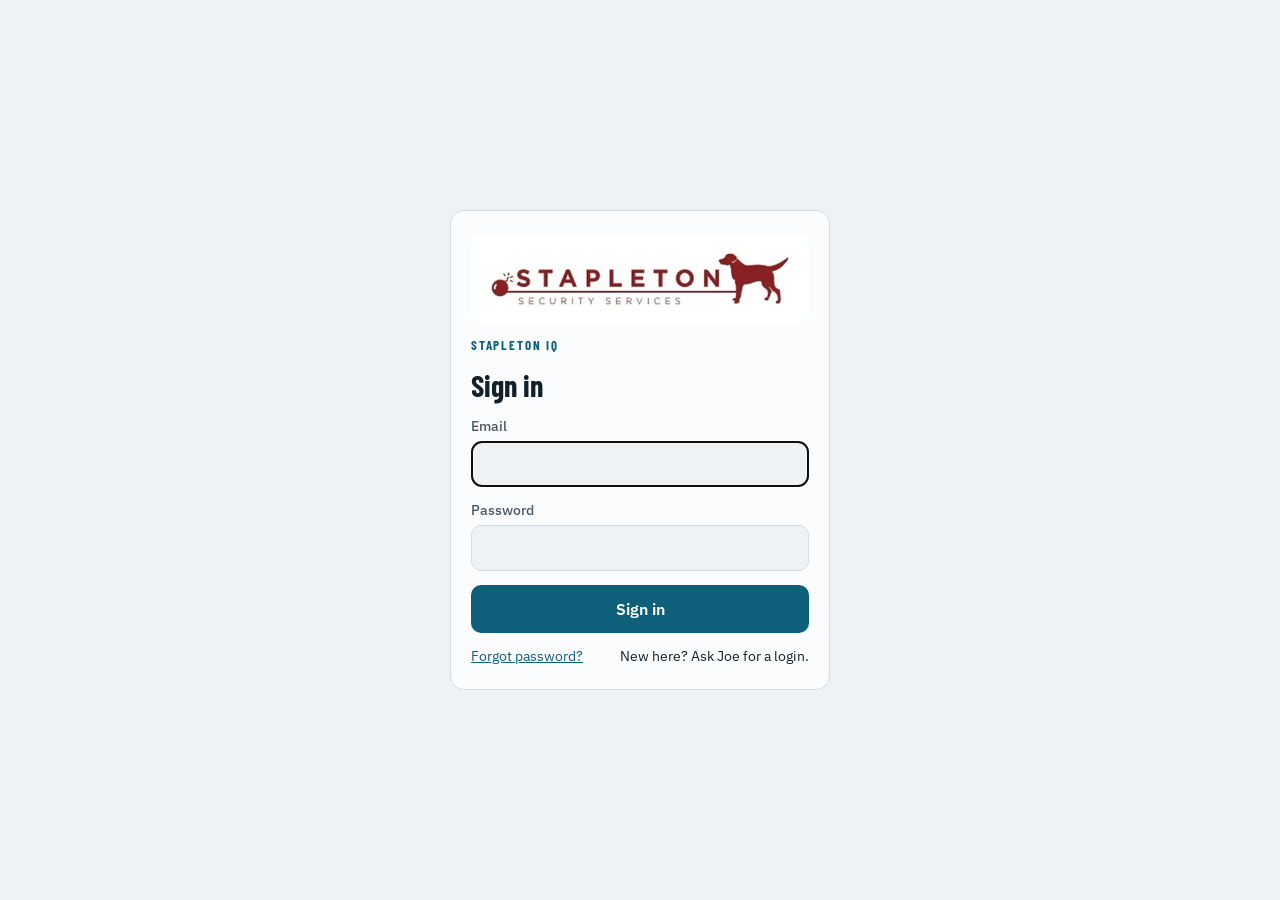
<file: index.html>
<!doctype html>
<html lang="en">
<head>
<meta charset="utf-8">
<meta name="viewport" content="width=device-width, initial-scale=1, viewport-fit=cover">
<title>Stapleton IQ</title>
<meta name="description" content="Stapleton IQ: live checkpoint counts and unit setup.">
<meta name="theme-color" content="#0d5f7a">
<link rel="manifest" href="/manifest.webmanifest">
<link rel="icon" href="/icons/icon-192.png">
<link rel="apple-touch-icon" href="/icons/apple-touch-icon.png">
<meta name="apple-mobile-web-app-capable" content="yes">
<meta name="mobile-web-app-capable" content="yes">
<meta name="apple-mobile-web-app-title" content="Stapleton IQ">
<link rel="stylesheet" href="/css/common.css">
<link rel="preconnect" href="https://fonts.googleapis.com">
<link rel="stylesheet" href="https://fonts.googleapis.com/css2?family=Barlow+Condensed:wght@600;700&family=IBM+Plex+Sans:wght@400;500;600&display=swap">
<style>
* { box-sizing: border-box; }
main { max-width: 640px; margin: 0 auto; padding: 24px 16px 40px; display: grid; gap: 16px; }
h1 { font-family: var(--f-display); font-size: 34px; margin: 0; }
.sub { color: var(--ink-2); margin: -8px 0 4px; }
.tile { display: grid; gap: 4px; background: var(--panel); border: 1px solid var(--line); border-radius: 12px; padding: 16px; color: var(--ink); text-decoration: none; }
.tile b { font-family: var(--f-display); font-size: 24px; }
.tile span { color: var(--ink-2); font-size: 14px; }
.tile:active { transform: scale(.99); }
h2 { font-size: 13px; text-transform: uppercase; letter-spacing: .06em; color: var(--ink-3); margin: 12px 0 0; }
.units { display: grid; grid-template-columns: repeat(auto-fill, minmax(140px, 1fr)); gap: 10px; }
.units a { background: var(--panel); border: 1px solid var(--line); border-radius: 10px; padding: 12px; color: var(--ink); text-decoration: none; font-weight: 600; }
.units small { display: block; font-weight: 400; color: var(--ink-3); font-size: 12px; margin-top: 2px; }
.install { font-size: 14px; color: var(--ink-2); background: var(--panel); border: 1px dashed var(--line); border-radius: 10px; padding: 12px 14px; }
.install button { font: inherit; font-weight: 600; margin-top: 8px; border-radius: 8px; padding: 8px 12px; border: 0; background: var(--accent); color: var(--accent-ink); }
[hidden] { display: none !important; }
</style>
</head>
<body>
<main>
  <h1>Stapleton IQ</h1>
  <p class="sub" id="who">&nbsp;</p>

  <a class="tile" href="/gear" id="fieldTile" hidden><b>Equipment</b><span>Sign OpenGates out and back in, and see what's still out. You can also just scan a gate's QR sticker.</span></a>
  <a class="tile" href="/client" id="clientTile" hidden><b>Your event</b><span>Live counts, security wait times, the next-morning report and updates from your Stapleton team.</span></a>

  <div id="staff" hidden>
    <a class="tile" href="/schedule" style="margin-bottom:16px"><b>Schedule</b><span>Every event in one place: dates, client, services, lead, staffing and threat level. Import new events from a spreadsheet.</span></a>
    <a class="tile" href="/client" style="margin-bottom:16px"><b>IQ Events</b><span>Live counts, security wait times, the next-morning report and incidents for each event. Tick "Preview as client" to see exactly what the client sees.</span></a>
    <a class="tile" href="/setup"><b>IQ Units</b><span>Which units are online and what event they're on. Take a photo from a unit's camera and set its counting lines.</span></a>
    <a class="tile" href="/gear" style="margin-top:16px"><b>Equipment</b><span>Where every OpenGate is, what's still out from an event, and each unit's history. Scan a unit's QR sticker to sign it out or return it.</span></a>
    <h2>Units</h2>
    <div class="units" id="units"></div>
    <p style="margin:12px 0 0"><a href="/stickers" style="color:var(--accent)">Print QR stickers for the units</a></p>
  </div>

  <div class="install" id="install" hidden>
    <b>Put this on your home screen</b><br>
    <span id="installTxt"></span>
    <div><button id="installBtn" type="button" hidden>Install</button></div>
  </div>
</main>
<script src="/js/supabase.js"></script>
<script src="/js/app.js"></script>
<script>
(async () => {
  const $ = (id) => document.getElementById(id);
  const bar = IQ.topbar("home");

  // Home screen install hint (hidden once installed)
  const standalone = matchMedia("(display-mode: standalone)").matches || navigator.standalone;
  let promptEvt = null;
  window.addEventListener("beforeinstallprompt", (e) => { e.preventDefault(); promptEvt = e; $("installBtn").hidden = false; $("installTxt").textContent = "Opens full screen like an app."; $("install").hidden = false; });
  $("installBtn").addEventListener("click", async () => { if (promptEvt) { promptEvt.prompt(); await promptEvt.userChoice; $("install").hidden = true; } });
  if (!standalone && /iPhone|iPad|iPod/.test(navigator.userAgent)) {
    $("installTxt").textContent = "In Safari, tap the Share button, then “Add to Home Screen”.";
    $("install").hidden = false;
  }

  let me;
  try { me = await IQ.requireLogin({ bar }); } catch { return; }
  $("who").textContent = "Signed in as " + (me.email || "") + (me.role ? " · " + IQ.roleName(me.role) : "");
  $("clientTile").hidden = !me.client;
  $("fieldTile").hidden = !me.field || me.staff;
  if (me.staff) {
    $("staff").hidden = false;
    try {
      const units = await IQ.rpc("web_units");
      $("units").replaceChildren(...units.map((u) => {
        const a = document.createElement("a"); a.href = "/u/" + encodeURIComponent(u);
        a.innerHTML = "<span></span><small>Set up this unit</small>"; a.firstChild.textContent = u; return a;
      }));
    } catch (e) { $("units").textContent = IQ.explain(e); }
  }
})();
</script>
</body>
</html>
</file>
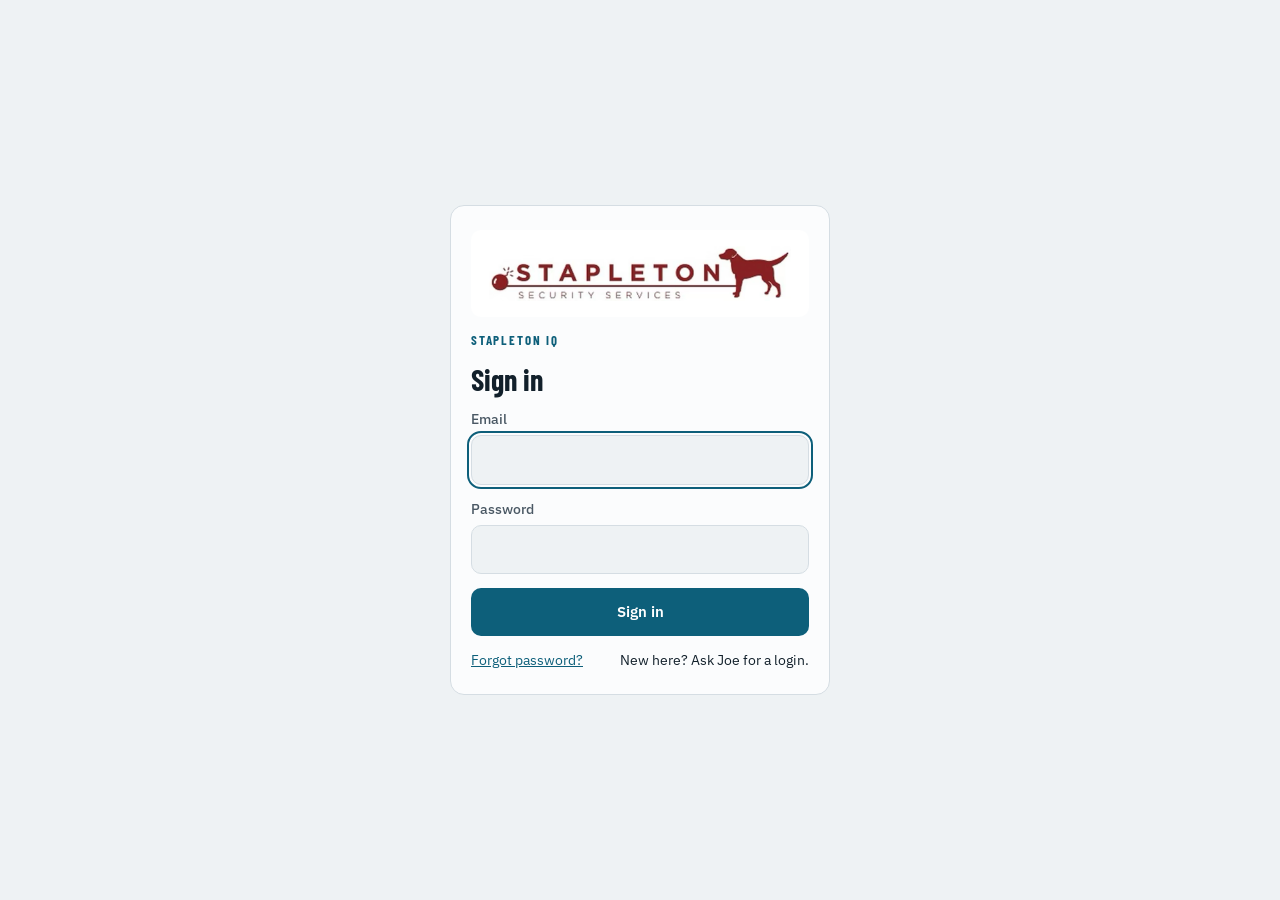
<file: client.html>
<!doctype html>
<html lang="en">
<head>
<meta charset="utf-8">
<meta name="viewport" content="width=device-width, initial-scale=1, viewport-fit=cover">
<title>Stapleton IQ Events</title>
<meta name="description" content="What a client sees for their event: live counts, security wait times, the next-morning report and incident reports.">
<meta name="theme-color" content="#0d5f7a">
<link rel="manifest" href="/manifest.webmanifest">
<link rel="icon" href="/icons/icon-192.png">
<link rel="apple-touch-icon" href="/icons/apple-touch-icon.png">
<meta name="apple-mobile-web-app-capable" content="yes">
<meta name="mobile-web-app-capable" content="yes">
<meta name="apple-mobile-web-app-title" content="Stapleton IQ">
<link rel="stylesheet" href="/css/common.css">
<link rel="preconnect" href="https://fonts.googleapis.com">
<link rel="stylesheet" href="https://fonts.googleapis.com/css2?family=Barlow+Condensed:wght@500;600;700&family=IBM+Plex+Sans:wght@400;500;600&display=swap">
<style>
/* Client view: the page a client sees for their event. Office staff (admin/manager) also get
   the incident form and a "View as client" switch that hides everything the client wouldn't see. */
:root { --w1: #9cc7dc; --w2: #2a78b5; --w3: #123f5c; }
@media (prefers-color-scheme: dark) { :root:not([data-theme="light"]) { --w1: #2c5a72; --w2: #4d9bd0; --w3: #a9d7f0; } }
:root[data-theme="dark"] { --w1: #2c5a72; --w2: #4d9bd0; --w3: #a9d7f0; }
* { box-sizing: border-box; }
[hidden] { display: none !important; }
body { font-size: 15px; line-height: 1.45; }
.wrap { max-width: 1120px; margin: 0 auto; display: grid; gap: 20px;
  padding: 20px max(16px, env(safe-area-inset-right, 0px)) 48px max(16px, env(safe-area-inset-left, 0px)); }
h1, h2, h3 { font-family: var(--f-display); margin: 0; text-wrap: balance; }
h1 { font-size: clamp(28px, 5vw, 40px); line-height: 1.05; }
h2 { font-size: 22px; }
.mark { font-family: var(--f-display); font-weight: 700; letter-spacing: .14em; text-transform: uppercase; font-size: 13px; color: var(--accent); }
.sub { color: var(--ink-2); font-size: 14px; margin: 4px 0 0; }
.num { font-family: var(--f-display); font-variant-numeric: tabular-nums; font-weight: 600; line-height: 1; }
.label { font-size: 12px; letter-spacing: .06em; text-transform: uppercase; color: var(--ink-3); font-weight: 600; }
button, select, input, textarea { font: inherit; color: var(--ink); }
:focus-visible { outline: 2px solid var(--accent); outline-offset: 2px; }

.stack { display: grid; gap: 20px; min-width: 0; }
.top { display: flex; flex-wrap: wrap; gap: 12px 20px; align-items: flex-end; justify-content: space-between; }
.controls { display: flex; flex-wrap: wrap; gap: 8px; align-items: center; }
select, .btn { background: var(--panel); border: 1px solid var(--line); border-radius: 8px; padding: 9px 12px; font-size: 14px; cursor: pointer; min-height: 44px; }
.btn[aria-pressed="true"] { background: var(--ink); color: var(--panel); border-color: var(--ink); }
.btn.primary { background: var(--accent); color: var(--accent-ink); border-color: var(--accent); font-weight: 600; }
.asclient { display: inline-flex; align-items: center; gap: 8px; font-size: 14px; background: var(--panel); border: 1px solid var(--line); border-radius: 8px; padding: 0 12px; min-height: 44px; cursor: pointer; }
.asclient input { width: 18px; height: 18px; accent-color: var(--accent); }
.banner { background: var(--panel); border: 1px dashed var(--accent); color: var(--ink-2); border-radius: 10px; padding: 10px 14px; font-size: 14px; }

.tabs { display: flex; flex-wrap: wrap; gap: 8px; }
.tabs button { background: var(--panel); border: 1px solid var(--line); border-radius: 8px; padding: 0 16px; min-height: 44px; font-weight: 600; cursor: pointer; }
.tabs button[aria-selected="true"] { background: var(--accent); color: var(--accent-ink); border-color: var(--accent); }

.status { display: inline-flex; align-items: center; gap: 8px; font-size: 14px; color: var(--ink-2); }
.dot { width: 10px; height: 10px; border-radius: 50%; background: var(--ink-3); }
.status.live .dot { background: var(--good); }
.status.live b { color: var(--good); }

.tiles { display: grid; grid-template-columns: repeat(auto-fit, minmax(170px, 1fr)); gap: 12px; }
.tile { background: var(--panel); border: 1px solid var(--line); border-radius: 12px; padding: 16px; display: grid; gap: 8px; align-content: start; }
.tile .num { font-size: 40px; }
.tile .note { font-size: 13px; color: var(--ink-2); }
.panel { background: var(--panel); border: 1px solid var(--line); border-radius: 12px; padding: 20px; display: grid; gap: 14px; min-width: 0; }
.panel-head { display: flex; flex-wrap: wrap; justify-content: space-between; align-items: baseline; gap: 8px; }
.panel-head span { font-size: 13px; color: var(--ink-2); }
.row2 { display: flex; flex-wrap: wrap; gap: 20px; align-items: flex-start; }
.row2 > .wide { flex: 999 1 540px; }
.row2 > .narrow { flex: 1 1 300px; }

.chart { overflow-x: auto; }
.bars { display: flex; align-items: flex-end; gap: 4px; height: 190px; border-bottom: 1px solid var(--line); padding-top: 20px; }
.bar { flex: 1 0 22px; display: flex; flex-direction: column; justify-content: flex-end; align-items: center; gap: 3px; height: 100%; }
.bar i { display: block; width: 100%; border-radius: 3px 3px 0 0; background: var(--accent); min-height: 2px; }
.bar i.peak { background: var(--ink); }
.bar small { font-size: 11px; color: var(--ink-2); font-variant-numeric: tabular-nums; white-space: nowrap; }
.ticks { display: flex; gap: 4px; padding-top: 4px; }
.ticks span { flex: 1 0 22px; text-align: center; font-size: 11px; color: var(--ink-3); white-space: nowrap; }
.legend { display: flex; flex-wrap: wrap; gap: 14px; font-size: 13px; color: var(--ink-2); }
.legend span { display: inline-flex; align-items: center; gap: 6px; }
.legend b { width: 12px; height: 12px; border-radius: 3px; display: inline-block; }
.empty { color: var(--ink-2); font-size: 14px; background: var(--bg); border-radius: 8px; padding: 14px; }

.tablebox { overflow-x: auto; }
table { width: 100%; border-collapse: collapse; font-size: 14px; min-width: 460px; }
th, td { padding: 10px 8px; border-bottom: 1px solid var(--line); text-align: left; }
th { font-size: 12px; color: var(--ink-3); font-weight: 600; letter-spacing: .04em; text-transform: uppercase; }
td.r, th.r { text-align: right; font-variant-numeric: tabular-nums; }
.share { display: flex; align-items: center; gap: 8px; }
.share .track { flex: 1; height: 8px; background: var(--bg); border-radius: 4px; overflow: hidden; }
.share .track i { display: block; height: 100%; background: var(--accent); }
.share small { width: 36px; text-align: right; color: var(--ink-2); }

.upd { display: grid; gap: 4px; padding: 12px 0; border-bottom: 1px solid var(--line); }
.upd:last-child { border-bottom: 0; }
.upd .meta { display: flex; flex-wrap: wrap; gap: 8px; align-items: center; font-size: 13px; color: var(--ink-2); }
.chip { border-radius: 99px; padding: 2px 10px; font-size: 12px; font-weight: 600; background: var(--bg); color: var(--ink); border: 1px solid var(--line); }
.chip.high { color: var(--bad); border-color: currentColor; }
.chip.medium { color: var(--warn); border-color: currentColor; }
.chip.shared { color: var(--good); border-color: currentColor; }
.upd .acts { display: flex; flex-wrap: wrap; gap: 8px; margin-top: 4px; }
.upd .acts button { font-size: 13px; min-height: 36px; padding: 0 12px; border-radius: 8px; border: 1px solid var(--line); background: var(--panel); cursor: pointer; }
.upd img { max-width: 240px; border-radius: 8px; border: 1px solid var(--line); }

.report { max-width: 860px; }
.rlogo { display: block; width: 100%; max-width: 420px; height: auto; margin: 4px 0 6px; background: #fff; border-radius: 8px; padding: 10px 14px; box-sizing: border-box; -webkit-print-color-adjust: exact; print-color-adjust: exact; }
.facts { display: grid; grid-template-columns: repeat(auto-fit, minmax(170px, 1fr)); gap: 16px; }
.facts div { display: grid; gap: 4px; }
.facts .num { font-size: 30px; }
.facts small { color: var(--ink-2); font-size: 13px; }

.evlist a { display: flex; flex-wrap: wrap; justify-content: space-between; gap: 8px; padding: 14px 0; border-bottom: 1px solid var(--line); color: var(--ink); text-decoration: none; }
.evlist a:last-child { border-bottom: 0; }
.evlist small { color: var(--ink-2); display: block; }

form.inc { display: grid; gap: 16px; max-width: 760px; }
.grid2 { display: grid; grid-template-columns: repeat(auto-fit, minmax(230px, 1fr)); gap: 14px; }
.f { display: grid; gap: 6px; font-size: 14px; font-weight: 500; }
.f input, .f select, .f textarea { font-size: 16px; padding: 10px 12px; border: 1px solid var(--line); border-radius: 8px; background: var(--bg); min-height: 44px; font-weight: 400; }
.f textarea { resize: vertical; min-height: 110px; }
fieldset { border: 0; padding: 0; margin: 0; display: grid; gap: 8px; }
legend { font-size: 14px; font-weight: 500; padding: 0; margin-bottom: 8px; }
.sev { display: flex; gap: 10px; flex-wrap: wrap; }
.sev label { display: inline-flex; align-items: center; gap: 8px; border: 1px solid var(--line); border-radius: 8px; padding: 0 14px; min-height: 44px; cursor: pointer; background: var(--panel); font-weight: 600; }
.sev input { accent-color: var(--accent); width: 18px; height: 18px; }
.check { display: flex; align-items: center; gap: 10px; min-height: 44px; font-size: 15px; }
.check input { width: 20px; height: 20px; accent-color: var(--accent); }
.msg { font-size: 14px; margin: 0; }
.msg:empty { display: none; }
.msg.bad { color: var(--bad); } .msg.good { color: var(--good); }
.foot { font-size: 13px; color: var(--ink-3); margin: 0; }

.rsub { margin: -8px 0 0; color: var(--ink-2); font-size: 14px; }
@media print {
  @page { size: letter; margin: 0.5in; }
  .iq-bar, .top, .tabs, .noprint, .panel-head, #tabLive, #tabEvents, #tabIncidents, #clientBanner { display: none !important; }
  body { background: #fff; }
  .wrap { gap: 0; padding: 0 !important; }
  .panel { border: 0; padding: 0; gap: 10px; background: #fff; }
  .rlogo { max-width: 320px; margin: 0 0 4px; padding: 0; border-radius: 0; }
  .report h2 { font-size: 22px; margin: 0; }
  .facts { gap: 10px 16px; grid-template-columns: repeat(3, 1fr); }
  .facts .num { font-size: 22px; }
  .facts small { font-size: 11px; }
  .bars { height: 150px; }
  .chart { overflow: visible; }
  .chart > div { min-width: 0 !important; }
  .bar small { font-size: 8px; }
  .bars, .ticks { gap: 2px; }
  .bar, .ticks span { flex: 1 1 0; min-width: 0; }
  .ticks span { font-size: 8px; overflow: visible; }
  .report h3 { font-size: 15px !important; margin: 4px 0 !important; }
  /* Joe: the client report must fit on one page. */
  .report { gap: 8px; }
  .bars { height: 120px; padding-top: 14px; }
  .bar i { -webkit-print-color-adjust: exact; print-color-adjust: exact; }
  .upd { padding: 6px 0 !important; gap: 2px !important; }
  #tabReport { break-inside: avoid; page-break-inside: avoid; }
  .foot { margin-top: 4px; }
}
</style>
</head>
<body>
<div class="wrap">
  <div class="top">
    <div>
      <div class="mark">Stapleton IQ · Events</div>
      <h1 id="evName">Loading…</h1>
      <p class="sub" id="evSub">&nbsp;</p>
    </div>
    <div class="controls">
      <label class="label" for="evSel">Event</label>
      <select id="evSel" aria-label="Event"></select>
      <label class="asclient"><input type="checkbox" id="asClient"> Preview as client</label>
    </div>
  </div>

  <div class="banner" id="clientBanner" hidden>You're seeing exactly what the client sees. Incident reports only show here if they were shared with the client.</div>

  <div class="tabs" role="tablist" aria-label="Page view">
    <button role="tab" data-tab="Live" aria-selected="true">Live now</button>
    <button role="tab" data-tab="Report" aria-selected="false">Next-morning report</button>
    <button role="tab" data-tab="Events" aria-selected="false">All events</button>
    <button role="tab" data-tab="Incidents" aria-selected="false" data-staffonly>Incidents</button>
  </div>
  <p class="msg bad" id="err"></p>

  <!-- LIVE -->
  <section id="tabLive" class="stack">
    <div class="status" id="status"><span class="dot" aria-hidden="true"></span><span id="statusTxt">&nbsp;</span></div>
    <div class="tiles">
      <div class="tile"><span class="label">People through screening</span><span class="num" id="tTotal">–</span><span class="note" id="tTotalNote">&nbsp;</span></div>
      <div class="tile"><span class="label">Last 15 minutes</span><span class="num" id="tLast">–</span><span class="note" id="tLastNote">&nbsp;</span></div>
      <div class="tile"><span class="label" id="tPeakLabel">Busiest 15 minutes</span><span class="num" id="tPeak">–</span><span class="note" id="tPeakNote">&nbsp;</span></div>
      <div class="tile"><span class="label">Security wait right now</span><span class="num" id="tWait">–</span><span class="note" id="tWaitNote">&nbsp;</span></div>
      <div class="tile"><span class="label">Checkpoints reporting</span><span class="num" id="tCps">–</span><span class="note" id="tCpsNote">&nbsp;</span></div>
    </div>

    <!-- OpenGate metal detectors (office staff only; from NetID Anywhere report exports) -->
    <div class="panel" id="gatePanel" data-staffonly hidden>
      <div class="panel-head"><h2>Screening equipment (OpenGate, Evolv, X-ray)</h2><span>Staff only · from NetID reports · <a id="gateScreenLink" href="/gate">Open gate screen</a></span></div>
      <div class="tiles">
        <div class="tile"><span class="label">Gate passes</span><span class="num" id="gPass">–</span><span class="note" id="gPassNote">&nbsp;</span></div>
        <div class="tile"><span class="label">Alarms</span><span class="num" id="gAlarm" style="color:var(--bad)">–</span><span class="note" id="gAlarmNote">&nbsp;</span></div>
        <div class="tile"><span class="label">Alarm rate</span><span class="num" id="gRate">–</span><span class="note">alarms ÷ gate passes</span></div>
        <div class="tile"><span class="label">Live alarms (IQ camera)</span><span class="num" id="gLive" style="color:var(--bad)">–</span><span class="note" id="gLiveNote">&nbsp;</span></div>
        <div class="tile"><span class="label">Camera vs gate</span><span class="num" id="gDiff">–</span><span class="note" id="gDiffNote">&nbsp;</span></div>
      </div>
      <div class="tablebox"><table>
        <thead><tr><th>Checkpoint</th><th class="r">Gate passes</th><th class="r">Alarms</th><th class="r">Alarm rate</th><th class="r">Camera count</th><th>Report covers</th></tr></thead>
        <tbody id="gateRows"></tbody>
      </table></div>
      <form id="gateForm" class="grid2" novalidate>
        <label class="f">Checkpoint<select name="cp"></select></label>
        <label class="f">NetID report (CSV)<input type="file" name="file" accept=".csv,text/csv"></label>
        <div style="display:flex;align-items:flex-end;gap:8px;flex-wrap:wrap"><button type="submit" class="btn primary">Upload gate report</button></div>
      </form>
      <label class="asclient" style="justify-self:start"><input type="checkbox" id="gateShow"> Show gate numbers on the client report</label>
      <p class="note" style="margin:0;font-size:13px;color:var(--ink-2)">In NetID: Reports, Transit Alarms, pick the gate(s) at this checkpoint and the event day, CSV. Times in the file are read as this device's local time. Uploading the same report again replaces it.</p>
      <p class="msg" id="gateMsg" role="status"></p>
    </div>

    <div class="panel">
      <div class="panel-head"><h2>Arrivals every 15 minutes</h2><span>Darkest bar = busiest period</span></div>
      <div id="arrChart"></div>
    </div>

    <div class="panel">
      <div class="panel-head"><h2>Security wait time</h2><span>Estimated from people in line and how fast the lanes are moving</span></div>
      <div class="legend" id="waitLegend">
        <span><b style="background:var(--w1)"></b>Under 10 min</span>
        <span><b style="background:var(--w2)"></b>10 to 15 min</span>
        <span><b style="background:var(--w3)"></b>Over 15 min</span>
      </div>
      <div id="waitChart"></div>
    </div>

    <div class="row2">
      <div class="panel wide">
        <h2>By checkpoint</h2>
        <div class="tablebox"><table>
          <thead><tr><th>Checkpoint</th><th class="r">Total</th><th class="r">Last 15 min</th><th class="r">Wait now</th><th>Share of total</th></tr></thead>
          <tbody id="cpRows"></tbody>
        </table></div>
      </div>
      <div class="panel narrow">
        <h2>Updates from your Stapleton team</h2>
        <div id="updList"></div>
      </div>
    </div>
  </section>

  <!-- REPORT -->
  <section id="tabReport" hidden>
    <div class="panel report">
      <div class="panel-head"><span class="label">Event summary</span><span class="noprint" style="display:flex;gap:8px;flex-wrap:wrap"><button type="button" class="btn noprint" id="waitBtn" hidden>Set security wait</button><button type="button" class="btn noprint" id="printBtn">Print or save as PDF</button></span></div>
      <img class="rlogo" src="/icons/stapleton-report-logo.png" alt="Stapleton Security Services" width="1200" height="216">
      <h2 id="rTitle">&nbsp;</h2>
      <p class="rsub" id="rSub"></p>
      <div class="facts" id="rFacts"></div>
      <div>
        <h3 style="font-size:18px;margin-bottom:6px">Arrivals through the event</h3>
        <div id="rChart"></div>
      </div>
      <div id="rHourWrap" hidden>
        <h3 style="font-size:18px;margin-bottom:6px">Hour by hour</h3>
        <div class="tablebox"><table>
          <thead><tr><th>Hour</th><th class="r">Guests screened</th><th class="r">Metal detector alarms</th><th class="r">Alarm rate</th></tr></thead>
          <tbody id="rHourRows"></tbody>
        </table></div>
      </div>
      <div id="rGateWrap" hidden>
        <h3 style="font-size:18px;margin-bottom:6px">Metal detector screening</h3>
        <div class="facts" id="rGateFacts"></div>
        <div class="tablebox"><table>
          <thead><tr><th>Checkpoint</th><th class="r">Walk-through passes</th><th class="r">Alarms</th><th class="r">Alarm rate</th></tr></thead>
          <tbody id="rGateRows"></tbody>
        </table></div>
        <h3 style="font-size:16px;margin:12px 0 6px">Alarms through the event</h3>
        <div id="rGateChart"></div>
      </div>
      <div id="rUpdWrap" hidden>
        <h3 style="font-size:18px;margin-bottom:6px">Updates from your Stapleton team</h3>
        <div id="rUpd"></div>
      </div>
      <div id="rIncWrap">
        <h3 style="font-size:18px;margin-bottom:6px">Incidents</h3>
        <div id="rInc"></div>
      </div>
    </div>
  </section>

  <!-- ALL EVENTS -->
  <section id="tabEvents" hidden>
    <div class="panel">
      <h2>All events</h2>
      <div class="evlist" id="evList"></div>
    </div>
    <div class="panel" id="approvePanel" hidden style="margin-top:20px">
      <div class="panel-head"><h2>Waiting for your approval</h2><span>Clients only see events you approve</span></div>
      <div class="evlist" id="pendList"></div>
    </div>
  </section>

  <!-- INCIDENTS (office staff only) -->
  <section id="tabIncidents" hidden>
    <div class="row2">
      <div class="panel wide">
        <h2>Log an incident</h2>
        <form class="inc" id="incForm" novalidate>
          <div class="grid2">
            <label class="f">When did it happen?<input type="datetime-local" name="when" required></label>
            <label class="f">Where?<select name="where"></select></label>
            <label class="f">What type of incident?<select name="category" required></select></label>
            <label class="f">What was done?<select name="action">
              <option>Item taken / checked</option><option>Guest returned item to car</option><option>Entry refused</option>
              <option>Guest removed</option><option>Medical called</option><option>Police called</option><option>No action needed</option><option>Other</option>
            </select></label>
          </div>
          <fieldset>
            <legend>How serious?</legend>
            <div class="sev">
              <label><input type="radio" name="severity" value="low" checked> Low</label>
              <label><input type="radio" name="severity" value="medium"> Medium</label>
              <label><input type="radio" name="severity" value="high"> High</label>
            </div>
          </fieldset>
          <label class="f">What happened?<textarea name="note" maxlength="2000" placeholder="Describe what happened, in your own words"></textarea></label>
          <label class="f">Photo (optional)<input type="file" name="photo" accept="image/*"></label>
          <img id="incPreview" alt="Photo preview" hidden style="max-width:240px;border-radius:8px;border:1px solid var(--line)">
          <label class="check"><input type="checkbox" name="police"> Police or EMS were notified</label>
          <label class="check"><input type="checkbox" name="share"> Show this report to the client</label>
          <div style="display:flex;gap:12px;flex-wrap:wrap;align-items:center">
            <button type="submit" class="btn primary">Save report</button>
            <span class="foot">Your name and the time you saved it are added automatically.</span>
          </div>
          <p class="msg" id="incMsg" role="status"></p>
        </form>
      </div>
      <div class="panel narrow">
        <h2>Reports for this event</h2>
        <div id="incList"></div>
      </div>
    </div>
  </section>

  <p class="foot">Counts only. No video or images of guests are recorded by the counters.</p>
</div>

<script src="/js/supabase.js"></script>
<script src="/js/app.js"></script>
<script>
(async () => {
  const $ = (id) => document.getElementById(id);
  const bar = IQ.topbar("client");
  let me;
  try { me = await IQ.requireLogin({ cv: true, bar }); } catch { return; }
  // A client login always sees the client's version: no View-as-client switch, no Incidents tab.
  const isClient = !!me.client;
  if (isClient) {
    document.querySelector(".asclient").hidden = true;
    document.querySelectorAll("[data-staffonly]").forEach((x) => (x.hidden = true));
  }

  const fmt = (n) => Number(n || 0).toLocaleString("en-US");
  // Joe's house style: 24-hour times with no colon, e.g. 0900, 1800.
  const time = (t) => { const d = new Date(t); return String(d.getHours()).padStart(2, "0") + String(d.getMinutes()).padStart(2, "0"); };
  const day = (t) => new Date(t).toLocaleDateString([], { month: "short", day: "numeric", year: "numeric" });
  const dkey = (t) => new Date(t).toDateString();
  const wday = (t) => new Date(t).toLocaleDateString([], { weekday: "short" });
  // Multi-day events (e.g. a Thu-Sun show): show the date range and put the weekday on times.
  let multiDay = false;
  const when = (t) => (multiDay ? wday(t) + " " : "") + time(t);
  const dayRange = (a, b) => {
    if (!b || dkey(a) === dkey(b)) return day(a);
    const A = new Date(a), B = new Date(b);
    const sameMonth = A.getMonth() === B.getMonth() && A.getFullYear() === B.getFullYear();
    return A.toLocaleDateString([], { month: "short", day: "numeric" }) + " – " +
      (sameMonth ? B.getDate() + ", " + B.getFullYear() : day(b));
  };
  const el = (tag, cls, text) => { const e = document.createElement(tag); if (cls) e.className = cls; if (text != null) e.textContent = text; return e; };

  let data = null, eventId = new URLSearchParams(location.search).get("event") || null, tab = "Live", asClient = isClient, timer = null;

  /* ---------- tabs and view-as-client ---------- */
  const tabs = [...document.querySelectorAll(".tabs button")];
  const showTab = (t) => {
    tab = t;
    tabs.forEach((b) => b.setAttribute("aria-selected", String(b.dataset.tab === t)));
    ["Live", "Report", "Events", "Incidents"].forEach((n) => ($("tab" + n).hidden = n !== t));
  };
  tabs.forEach((b) => b.addEventListener("click", () => showTab(b.dataset.tab)));
  $("asClient").addEventListener("change", (e) => {
    asClient = e.target.checked;
    $("clientBanner").hidden = !asClient;
    document.querySelectorAll("[data-staffonly]").forEach((x) => (x.hidden = asClient));
    if (asClient && tab === "Incidents") showTab("Live");
    render();
  });
  $("evSel").addEventListener("change", (e) => { eventId = e.target.value; history.replaceState(null, "", "?event=" + eventId); load(true); });
  $("printBtn").addEventListener("click", () => window.print());

  /* ---------- charts ---------- */
  function barChart(box, items, opts) {
    box.replaceChildren();
    if (!items.length) { box.append(el("div", "empty", opts.empty)); return; }
    const max = Math.max(1, ...items.map((i) => i.v));
    const wrap = el("div", "chart"), bars = el("div", "bars"), ticks = el("div", "ticks");
    const every = Math.max(1, Math.ceil(items.length / 16));
    items.forEach((it, i) => {
      const b = el("div", "bar"), v = el("i");
      v.style.height = Math.round((it.v / max) * (opts.h || 150)) + "px";
      if (opts.color) v.style.background = opts.color(it.v);
      if (it.peak) v.className = "peak";
      b.title = when(it.t) + ": " + opts.label(it.v);
      b.append(el("small", null, items.length <= 24 ? opts.short(it.v) : ""), v);
      bars.append(b);
      // Multi-day charts label each new day with its weekday instead of a time.
      const newDay = multiDay && (i === 0 || dkey(items[i - 1].t) !== dkey(it.t));
      ticks.append(el("span", null, newDay ? wday(it.t) : !multiDay && i % every === 0 ? time(it.t).replace(/\s?[AP]M$/i, "") : ""));
    });
    const inner = el("div"); inner.style.minWidth = Math.max(items.length * 26, 300) + "px";
    inner.append(bars, ticks); wrap.append(inner); box.append(wrap);
  }
  const waitColor = (m) => (m > 15 ? "var(--w3)" : m >= 10 ? "var(--w2)" : "var(--w1)");

  // Hourly arrivals from the OpenGate report, used only when the event has no IQ camera counts.
  function gateFallback(buckets) {
    const g = data.gate;
    if (buckets.some((b) => Number(b.n) > 0) || !g || (asClient && !g.show_gate)) return null;
    const ser = (g.series || []).map((x) => ({ t: x.t, v: Number(x.transits || 0), a: Number(x.alarms || 0) }));
    const on = ser.filter((x) => x.v > 0);
    if (!on.length) return null;
    const arr = ser.filter((x) => x.t >= on[0].t && x.t <= on[on.length - 1].t);
    const peak = arr.reduce((p, x) => (x.v > p.v ? x : p), arr[0]);
    arr.forEach((x) => { x.peak = x === peak; });
    const cps = (g.checkpoints || []).filter((c) => Number(c.transits) > 0).map((c) => ({ name: c.name, total_in: Number(c.transits) }));
    const alarms = (g.checkpoints || []).reduce((a, c) => a + Number(c.alarms || 0), 0);
    // Which screening equipment the people numbers came from (OpenGate = ceia, Evolv = evolv), and X-ray bags.
    const people = (g.checkpoints || []).filter((c) => Number(c.transits) > 0);
    const nEvolv = people.filter((c) => c.vendor === "evolv").length, nGate = people.length - nEvolv;
    const xr = (g.checkpoints || []).filter((c) => c.vendor === "xray" && Number(c.bags) > 0);
    const bags = xr.reduce((a, c) => a + Number(c.bags), 0);
    const kinds = [nEvolv ? nEvolv + " Evolv checkpoint" + (nEvolv > 1 ? "s" : "") : "", nGate ? nGate + " Open Gate checkpoint" + (nGate > 1 ? "s" : "") : ""].filter(Boolean);
    const through = people.length === 1 ? people[0].name : kinds.join(" and ");
    const source = nEvolv && nGate ? "Evolv and OpenGate" : nEvolv ? "Evolv" : "OpenGate";
    return { arr, peak, first: on[0].t, total: cps.reduce((a, c) => a + c.total_in, 0), alarms, cps, through, source, evolv: nEvolv > 0, bags, nXray: xr.length };
  }

  const ROUTINE = new Set(["k9_sweep"]);

  /* ---------- render ---------- */
  function render() {
    if (!data) return;
    $("waitBtn").hidden = !me.staff || asClient;
    renderApprovals();
    if (!data.event) {
      $("evName").textContent = "No approved events yet";
      $("evSub").textContent = data.can_approve ? "Approve an event under All events to show it here." : isClient ? "Your event will show here once your Stapleton team turns it on." : "Ask Joe to approve an event for clients.";
      $("evSel").replaceChildren();
      $("evList").replaceChildren(el("div", "empty", isClient ? "No events to show yet." : "No events are approved for clients yet."));
      return;
    }
    const ev = data.event || {}, cps = data.checkpoints || [], buckets = data.buckets || [], waits = data.wait_buckets || [];
    const updates = (data.updates || []).filter((u) => !asClient || u.visible_to_client);
    $("evName").textContent = ev.name || "No event";
    // ends_at is exclusive (e.g. midnight UTC), so step back a minute before reading its date.
    const evEnd = ev.ends_at ? new Date(new Date(ev.ends_at).getTime() - 60000).toISOString() : null;
    multiDay = !!(ev.starts_at && evEnd && dkey(ev.starts_at) !== dkey(evEnd));
    $("evSub").textContent = [ev.client, ev.venue, ev.starts_at ? dayRange(ev.starts_at, evEnd) : ""].filter(Boolean).join(" · ");
    document.title = (ev.name ? ev.name + " · " : "") + "Stapleton IQ";

    // event picker
    const sel = $("evSel");
    sel.replaceChildren(...(data.events || []).map((e) => {
      const o = el("option", null, e.name + (e.status === "live" ? " (live)" : "") + (e.client ? " · " + e.client : ""));
      o.value = e.id; o.selected = e.id === ev.id; return o;
    }));

    // live status
    const last = ev.last_received ? new Date(ev.last_received) : null;
    const live = ev.status === "live" && last && Date.now() - last < 10 * 60000;
    $("status").className = "status" + (live ? " live" : "");
    $("statusTxt").innerHTML = "";
    $("statusTxt").append(live ? el("b", null, "Live") : el("span", null, ev.status === "live" ? "Waiting for counts" : "Event " + (ev.status || "")),
      document.createTextNode(last ? " · last count " + time(last) + " · refreshes every 30 seconds" : ""));

    // tiles
    let total = cps.reduce((a, c) => a + Number(c.total_in || 0), 0);
    const last15 = cps.reduce((a, c) => a + Number(c.last15_in || 0), 0);
    const peak = buckets.reduce((p, b) => (b.n > (p ? p.n : -1) ? b : p), null);
    const withWait = cps.filter((c) => c.wait_now != null);
    const waitNow = withWait.length ? Math.round(withWait.reduce((a, c) => a + Number(c.wait_now), 0) / withWait.length) : null;
    const longest = waits.reduce((p, w) => (Number(w.wait) > (p ? Number(p.wait) : -1) ? w : p), null);
    const reporting = cps.filter((c) => c.has_unit);
    // No IQ camera counts but an OpenGate report is in: screen the headline numbers from the gate (hourly).
    const G = gateFallback(buckets);
    if (G) { total = G.total; }
    $("tPeakLabel").textContent = G ? "Busiest hour" : "Busiest 15 minutes";
    $("tTotal").textContent = fmt(total);
    $("tTotalNote").textContent = G ? G.source + " screenings, from " + when(G.first) : buckets.length ? "since " + time(buckets[0].t) : "no counts yet";
    $("tLast").textContent = fmt(last15);
    $("tLastNote").textContent = "about " + Math.round(last15 / 15) + " people a minute";
    $("tPeak").textContent = G ? fmt(G.peak.v) : peak && peak.n ? fmt(peak.n) : "–";
    $("tPeakNote").textContent = G ? when(G.peak.t) + " to " + time(new Date(G.peak.t).getTime() + 3600000) : peak && peak.n ? when(peak.t) + " to " + time(new Date(peak.t).getTime() + 15 * 60000) : " ";
    const manual = data.manual_wait || null; // wait typed by staff when there's no line camera, e.g. "Free flow"
    $("tWait").textContent = waitNow == null ? (manual || "–") : waitNow + " min";
    $("tWaitNote").textContent = waitNow == null ? (manual ? "checked on site" : "needs a line camera at this event") : longest ? "longest " + Math.round(longest.wait) + " min at " + time(longest.t) : " ";
    // Checkpoints with no camera (e.g. Lanes 5-6 staffed but not counted) are listed, not counted as "not reporting".
    const noCam = cps.filter((c) => !c.has_unit);
    $("tCps").textContent = reporting.length + " of " + reporting.length;
    $("tCpsNote").textContent = noCam.length ? "no camera at " + noCam.map((c) => c.name).join(", ") : "every checkpoint has a counter";

    // charts
    const arr = G ? G.arr : buckets.map((b) => ({ t: b.t, v: Number(b.n), peak: peak && b.t === peak.t && b.n > 0 }));
    barChart($("arrChart"), arr, { label: (v) => fmt(v) + " people", short: (v) => fmt(v), empty: "No counts yet for this event." });
    $("waitLegend").hidden = !waits.length;
    barChart($("waitChart"), waits.map((w) => ({ t: w.t, v: Number(w.wait) })),
      { label: (v) => Math.round(v) + " min wait", short: (v) => Math.round(v) + "m", color: waitColor, h: 120,
        empty: "No wait-time estimates yet. They appear once a counter at this event has a line zone set up." });

    // checkpoint table
    const maxCp = Math.max(1, ...cps.map((c) => Number(c.total_in)));
    $("cpRows").replaceChildren(...cps.map((c) => {
      const tr = el("tr"), pct = total ? Math.round((c.total_in / total) * 100) : 0;
      const sh = el("div", "share"), tk = el("div", "track"), fill = el("i");
      fill.style.width = Math.round((c.total_in / maxCp) * 100) + "%"; tk.append(fill); sh.append(tk, el("small", null, pct + "%"));
      const shareTd = el("td"); shareTd.append(sh);
      if (!c.has_unit) {
        const td = el("td", null, "No camera at this checkpoint"); td.colSpan = 4; td.style.color = "var(--ink-3)";
        tr.append(el("td", null, c.name), td); return tr;
      }
      tr.append(el("td", null, c.name), el("td", "r", fmt(c.total_in)), el("td", "r", fmt(c.last15_in)),
        el("td", "r", c.wait_now == null ? "–" : Math.round(c.wait_now) + " min"), shareTd);
      return tr;
    }));
    if (!cps.length) { const tr = el("tr"), td = el("td", null, "No checkpoints set up for this event."); td.colSpan = 5; tr.append(td); $("cpRows").replaceChildren(tr); }

    renderGate(cps);

    // updates (client-facing list)
    const shown = (data.updates || []).filter((u) => u.visible_to_client);
    $("updList").replaceChildren(...(shown.length ? shown.map((u) => updateRow(u, false)) : [el("div", "empty", "No updates shared yet.")]));

    // report
    const hours = G ? G.arr.length : buckets.length ? Math.max(0.25, buckets.length / 4) : 0;
    const counted = G ? G.cps : cps.filter((c) => Number(c.total_in) > 0);
    const busiest = counted.slice().sort((a, b) => b.total_in - a.total_in)[0];
    const avgWait = waits.length ? Math.round(waits.reduce((a, w) => a + Number(w.wait), 0) / waits.length) : null;
    // Routine updates (e.g. canine sweeps) are listed as team updates, not counted as incidents.
    const routine = updates.filter((u) => ROUTINE.has(u.category)), incidents = updates.filter((u) => !ROUTINE.has(u.category));
    const byCat = {};
    incidents.forEach((u) => { const k = u.category_label || "Other"; byCat[k] = (byCat[k] || 0) + 1; });
    $("rTitle").textContent = (ev.name || "") + ": SUMMARY";
    $("rSub").textContent = $("evSub").textContent;
    const fact = (label, value, note) => { const d = el("div"); d.append(el("span", "label", label), el("span", "num", value)); if (note) d.append(el("small", null, note)); return d; };
    // Gate-only events: one set of numbers and one chart, plus an hour-by-hour table (no repeated gate section).
    const waitFact = avgWait == null && manual != null
        ? fact("Security wait", manual, "checked on site")
        : fact("Average security wait", avgWait == null ? "–" : avgWait + " min", longest ? "longest " + Math.round(longest.wait) + " min at " + time(longest.t) : "no line camera");
    const incFact = fact("Incidents logged", String(incidents.length), Object.entries(byCat).map(([k, n]) => n + " " + k.toLowerCase()).join(", "));
    $("rFacts").replaceChildren(...(G ? [
      fact("Total screened", fmt(total), "through " + G.through),
      fact("Busiest hour", fmt(G.peak.v), when(G.peak.t) + " to " + time(new Date(G.peak.t).getTime() + 3600000)),
      fact(G.evolv ? "Screening alarms" : "Metal detector alarms", fmt(G.alarms), total && G.alarms ? "about 1 in " + Math.max(1, Math.round(total / G.alarms)) + " guests" : ""),
      fact("Alarm rate", pct(G.alarms, total)),
      ...(G.bags ? [fact("Bags X-rayed", fmt(G.bags), "through " + G.nXray + " X-ray machine" + (G.nXray > 1 ? "s" : ""))] : []),
      waitFact, incFact] : [
      fact("Total screened", fmt(total)),
      fact("Busiest 15 minutes", peak && peak.n ? fmt(peak.n) : "–", peak && peak.n ? time(peak.t) + " to " + time(new Date(peak.t).getTime() + 15 * 60000) : ""),
      fact("Busiest checkpoint", busiest ? busiest.name : "–", busiest && total ? Math.round((busiest.total_in / total) * 100) + "% of arrivals" : ""),
      fact("Avg per checkpoint per hour", counted.length && hours ? fmt(Math.round(total / counted.length / hours)) : "–"),
      waitFact, incFact]));
    $("rHourWrap").hidden = true; // Joe: page 1 + updates + incidents only
    $("rHourRows").replaceChildren(...(G ? G.arr.map((x) => { const tr = el("tr");
      tr.append(el("td", null, time(x.t) + " to " + time(new Date(x.t).getTime() + 3600000)), el("td", "r", fmt(x.v)), el("td", "r", fmt(x.a)), el("td", "r", pct(x.a, x.v))); return tr; }) : []));
    barChart($("rChart"), arr, { label: (v) => fmt(v) + (G ? " people that hour" : " people"), short: (v) => fmt(v), empty: "No counts for this event." });
    renderGateReport(G);
    $("rUpdWrap").hidden = !routine.length;
    $("rUpd").replaceChildren(...routine.map((u) => updateRow(u, false)));
    $("rInc").replaceChildren(...(incidents.length ? incidents.map((u) => updateRow(u, false)) : [el("div", "empty", asClient ? "No incident reports shared with the client." : "No incident reports for this event.")]));

    // all events
    $("evList").replaceChildren(...(data.events || []).map((e) => {
      const a = el("a"); a.href = "?event=" + e.id;
      const l = el("div"); l.append(el("b", null, e.name), el("small", null, [e.client, day(e.starts_at), e.status === "live" ? "live now" : e.status].filter(Boolean).join(" · ")));
      a.append(l, el("span", null, fmt(e.total_in) + " screened"));
      a.addEventListener("click", (x) => { x.preventDefault(); eventId = e.id; history.replaceState(null, "", "?event=" + e.id); showTab("Live"); load(true); });
      return a;
    }));

    // incidents tab (staff)
    fillForm(cps);
    const all = data.updates || [];
    $("incList").replaceChildren(...(all.length ? all.map((u) => updateRow(u, true)) : [el("div", "empty", "No reports yet for this event.")]));
  }

  /* Admin-only: approve events for Client view, or take the current one off */
  function renderApprovals() {
    const can = !!data.can_approve && !asClient;
    $("approvePanel").hidden = !can;
    if (!can) return;
    const pend = data.pending || [];
    const rows = pend.map((e) => {
      const r = el("div"); r.style.cssText = "display:flex;flex-wrap:wrap;justify-content:space-between;align-items:center;gap:8px;padding:14px 0;border-bottom:1px solid var(--line)";
      const l = el("div"); l.append(el("b", null, e.name), el("small", null, [e.client, day(e.starts_at), e.status].filter(Boolean).join(" · ")));
      const b = el("button", "btn primary", "Approve for client"); b.type = "button";
      b.addEventListener("click", () => approve(e.id, true, b));
      r.append(l, b); return r;
    });
    $("pendList").replaceChildren(...(rows.length ? rows : [el("div", "empty", "Nothing waiting. Clients don't see new events until you approve them here.")]));
    if (data.event) {
      const r = el("div"); r.style.cssText = "display:flex;flex-wrap:wrap;justify-content:space-between;align-items:center;gap:8px;padding:14px 0";
      r.append(el("small", null, "Showing now: " + data.event.name));
      const b = el("button", "btn", "Hide this event from the client"); b.type = "button";
      b.addEventListener("click", () => { if (confirm("Hide " + data.event.name + " from the client? You can approve it again later.")) approve(data.event.id, false, b); });
      r.append(b); $("pendList").append(r);
    }
  }
  async function approve(id, yes, btn) {
    btn.disabled = true;
    try { await IQ.rpc("web_client_view_approve", { p_event_id: id, p_approved: yes }); if (yes) eventId = id; else eventId = null; await load(true); }
    catch (e) { $("err").textContent = IQ.explain(e); btn.disabled = false; }
  }

  function updateRow(u, staffTools) {
    const d = el("div", "upd"), meta = el("div", "meta");
    meta.append(el("span", null, time(u.at)), el("span", "chip", u.category_label || "Update"));
    if (u.severity && u.severity !== "low") meta.append(el("span", "chip " + u.severity, u.severity === "high" ? "High" : "Medium"));
    if (staffTools && u.visible_to_client) meta.append(el("span", "chip shared", "Shared with client"));
    d.append(meta);
    const where = u.checkpoint || u.location;
    const line = [where ? "At " + where : "", u.action_taken ? u.action_taken : "", u.police_notified ? "Police/EMS notified" : ""].filter(Boolean).join(" · ");
    if (line) d.append(el("small", null, line));
    if (u.note) d.append(el("span", null, u.note));
    if (staffTools) {
      if (u.by_name) d.append(el("small", null, "Logged by " + u.by_name));
      const acts = el("div", "acts");
      const sh = el("button", null, u.visible_to_client ? "Hide from client" : "Show to client"); sh.type = "button";
      sh.addEventListener("click", async () => {
        sh.disabled = true;
        try { await IQ.rpc("web_incident_share", { p_id: u.id, p_visible: !u.visible_to_client }); await load(); }
        catch (e) { $("err").textContent = IQ.explain(e); sh.disabled = false; }
      });
      acts.append(sh);
      if (u.has_photo) {
        const ph = el("button", null, "Show photo"); ph.type = "button";
        ph.addEventListener("click", async () => {
          try { const b64 = await IQ.rpc("web_incident_photo", { p_id: u.id }); const im = el("img"); im.alt = "Incident photo"; im.src = "data:image/jpeg;base64," + b64; ph.replaceWith(im); }
          catch (e) { $("err").textContent = IQ.explain(e); }
        });
        acts.append(ph);
      }
      d.append(acts);
    }
    return d;
  }

  /* ---------- incident form ---------- */
  const form = $("incForm");
  let formFor = null, photo = null;
  const nowLocal = () => { const d = new Date(); d.setMinutes(d.getMinutes() - d.getTimezoneOffset()); return d.toISOString().slice(0, 16); };
  function fillForm(cps) {
    if (formFor === (data.event && data.event.id)) return;
    formFor = data.event && data.event.id;
    form.where.replaceChildren(...cps.map((c) => { const o = el("option", null, c.name); o.value = "cp:" + c.id; return o; }),
      ...["Inside the venue", "Outside / in line", "Entrance", "Other"].map((n) => { const o = el("option", null, n); o.value = "loc:" + n; return o; }));
    form.category.replaceChildren(...(data.categories || []).map((c) => { const o = el("option", null, c.label); o.value = c.code; return o; }));
    if (!form.when.value) form.when.value = nowLocal();
  }
  function shrink(file) {
    return new Promise((resolve, reject) => {
      const img = new Image(), url = URL.createObjectURL(file);
      img.onload = () => {
        const s = Math.min(1, 1280 / Math.max(img.width, img.height)), c = document.createElement("canvas");
        c.width = Math.round(img.width * s); c.height = Math.round(img.height * s);
        c.getContext("2d").drawImage(img, 0, 0, c.width, c.height); URL.revokeObjectURL(url);
        let q = 0.7, out = c.toDataURL("image/jpeg", q);
        while (out.length > 650000 && q > 0.3) { q -= 0.1; out = c.toDataURL("image/jpeg", q); }
        resolve(out.split(",")[1]);
      };
      img.onerror = () => reject(new Error("That photo couldn't be read."));
      img.src = url;
    });
  }
  form.photo.addEventListener("change", async () => {
    const f = form.photo.files[0]; photo = null; $("incPreview").hidden = true;
    if (!f) return;
    try { photo = await shrink(f); $("incPreview").src = "data:image/jpeg;base64," + photo; $("incPreview").hidden = false; }
    catch (e) { $("incMsg").className = "msg bad"; $("incMsg").textContent = e.message; }
  });
  form.addEventListener("submit", async (e) => {
    e.preventDefault();
    const msg = $("incMsg"), btn = form.querySelector("button[type=submit]");
    const where = form.where.value || "";
    if (!data || !data.event) { msg.className = "msg bad"; msg.textContent = "Approve this event for the client first."; return; }
    if (!form.note.value.trim()) { msg.className = "msg bad"; msg.textContent = "Say what happened before saving."; form.note.focus(); return; }
    btn.disabled = true; msg.className = "msg"; msg.textContent = "Saving…";
    try {
      await IQ.rpc("web_incident_save", { p: {
        event_id: data.event.id,
        checkpoint_id: where.startsWith("cp:") ? where.slice(3) : null,
        location: where.startsWith("loc:") ? where.slice(4) : null,
        category: form.category.value, severity: form.severity.value, action_taken: form.action.value,
        note: form.note.value.trim(), police_notified: form.police.checked, visible_to_client: form.share.checked,
        occurred_at: form.when.value ? new Date(form.when.value).toISOString() : null, photo_b64: photo } });
      form.reset(); photo = null; $("incPreview").hidden = true; form.when.value = nowLocal();
      msg.className = "msg good"; msg.textContent = "Report saved.";
      await load();
    } catch (err) {
      msg.className = "msg bad";
      msg.textContent = /photo_too_big/.test(err.message) ? "That photo is too big. Try a smaller one." :
                        /bad_date/.test(err.message) ? "Check the date and time." : IQ.explain(err);
    } finally { btn.disabled = false; }
  });

  // Staff can type the longest security wait when there's no line camera.
  $("waitBtn").addEventListener("click", async () => {
    if (!eventId) return;
    const v = prompt("Security wait for this event, e.g. Free flow or 5 min (leave empty to clear):", (data && data.manual_wait) || "");
    if (v === null) return;
    try { await IQ.rpc("web_set_manual_wait", { p_event_id: eventId, p_text: v.trim().slice(0, 40) }); await load(); }
    catch (e) { alert(IQ.explain(e)); }
  });

  /* ---------- OpenGate (CEIA NetID report upload) ---------- */
  const pct = (a, b) => (b ? (Math.round((a / b) * 1000) / 10) + "%" : "–");
  let gateFormFor = null;
  function renderGate(cps) {
    const panel = $("gatePanel");
    panel.hidden = !me.staff || isClient || asClient || !data.event;
    if (panel.hidden) return;
    const g = data.gate || { checkpoints: [] }, gcs = g.checkpoints || [];
    const pass = gcs.reduce((a, c) => a + Number(c.transits || 0), 0);
    const alarms = gcs.reduce((a, c) => a + Number(c.alarms || 0), 0);
    const camAtGates = cps.filter((c) => gcs.some((x) => x.checkpoint_id === c.id)).reduce((a, c) => a + Number(c.total_in || 0), 0);
    $("gPass").textContent = gcs.length ? fmt(pass) : "–";
    $("gPassNote").textContent = gcs.length ? gcs.length + " checkpoint" + (gcs.length > 1 ? "s" : "") + " reported" : "upload a NetID report below";
    $("gAlarm").textContent = gcs.length ? fmt(alarms) : "–";
    $("gAlarmNote").textContent = gcs.length && pass ? "about 1 in " + Math.max(1, Math.round(pass / Math.max(1, alarms))) + " people" : " ";
    $("gRate").textContent = gcs.length ? pct(alarms, pass) : "–";
    const diff = camAtGates - pass;
    $("gDiff").textContent = gcs.length ? (diff > 0 ? "+" : "") + fmt(diff) : "–";
    $("gDiffNote").textContent = gcs.length ? fmt(camAtGates) + " counted by camera at the same checkpoints" : " ";
    $("gateRows").replaceChildren(...(gcs.length ? gcs.map((c) => {
      const tr = el("tr"), cam = cps.find((x) => x.id === c.checkpoint_id);
      tr.append(el("td", null, c.name), el("td", "r", fmt(c.transits)), el("td", "r", fmt(c.alarms)), el("td", "r", pct(c.alarms, c.transits)),
        el("td", "r", cam && cam.has_unit ? fmt(cam.total_in) : "–"), el("td", null, c.first ? time(c.first) + " to " + time(new Date(c.last).getTime() + 3600000) : "–"));
      return tr;
    }) : [(() => { const tr = el("tr"), td = el("td", null, "No gate reports uploaded for this event yet."); td.colSpan = 6; td.style.color = "var(--ink-3)"; tr.append(td); return tr; })()]));
    const live = data.gateLive || {}, lt = live.today || {}, cams = live.cameras || [];
    $("gLive").textContent = cams.length || lt.alarms ? fmt(lt.alarms) : "–";
    $("gLiveNote").textContent = lt.last_alarm ? "last at " + time(lt.last_alarm) + (lt.alarms_15m ? " · " + lt.alarms_15m + " in last 15 min" : "")
      : cams.length ? (cams[0].device || "IQ camera") + " watching " + cams[0].checkpoint : "no IQ camera on a gate";
    $("gateShow").checked = !!g.show_gate;
    if (gateFormFor !== data.event.id) {
      gateFormFor = data.event.id;
      $("gateForm").cp.replaceChildren(...cps.map((c) => { const o = el("option", null, c.name); o.value = c.id; return o; }));
    }
  }

  // Report section: only when staff ticked "Show gate numbers on the client report" for this event.
  function renderGateReport(G) {
    const g = data.gate, gcs = (g && g.checkpoints) || [];
    $("rGateWrap").hidden = !!G || !(g && g.show_gate && gcs.length);
    if ($("rGateWrap").hidden) return;
    const pass = gcs.reduce((a, c) => a + Number(c.transits || 0), 0), alarms = gcs.reduce((a, c) => a + Number(c.alarms || 0), 0);
    const fact = (label, value, note) => { const d = el("div"); d.append(el("span", "label", label), el("span", "num", value)); if (note) d.append(el("small", null, note)); return d; };
    const peak = (g.series || []).reduce((p, x) => (Number(x.alarms || 0) > (p ? Number(p.alarms || 0) : 0) ? x : p), null);
    $("rGateFacts").replaceChildren(
      fact("Walk-through passes", fmt(pass), "counted by the metal detectors"),
      fact("Alarms", fmt(alarms), pass && alarms ? "about 1 in " + Math.max(1, Math.round(pass / alarms)) + " guests" : ""),
      fact("Alarm rate", pct(alarms, pass)),
      fact("Most alarms", peak ? fmt(peak.alarms) : "–", peak ? "starting " + time(peak.t) : ""));
    $("rGateRows").replaceChildren(...gcs.map((c) => { const tr = el("tr");
      tr.append(el("td", null, c.name), el("td", "r", fmt(c.transits)), el("td", "r", fmt(c.alarms)), el("td", "r", pct(c.alarms, c.transits))); return tr; }));
    const ser = (g.series || []).filter((x) => Number(x.transits || 0) > 0 || Number(x.alarms || 0) > 0);
    const first = ser.length ? ser[0].t : null, last = ser.length ? ser[ser.length - 1].t : null;
    const shown = (g.series || []).filter((x) => first && x.t >= first && x.t <= last);
    barChart($("rGateChart"), shown.map((x) => ({ t: x.t, v: Number(x.alarms || 0) })),
      { label: (v) => fmt(v) + " alarms", short: (v) => fmt(v), h: 100, color: () => "var(--bad)", empty: "No alarms recorded." });
  }
  $("gateShow").addEventListener("change", async (e) => {
    const on = e.target.checked;
    try { await IQ.rpc("web_set_show_gate", { p_event_id: data.event.id, p_on: on }); await load(); }
    catch (err) { e.target.checked = !on; $("gateMsg").className = "msg bad"; $("gateMsg").textContent = IQ.explain(err); }
  });

  // NetID Anywhere "Transit Alarms" CSV: a few header lines, then for each location a
  // "Field Name,Transits In,Transits Out,Metal Out,Metal In" line and one row per interval
  // ("2026-11-11, 09:00:00",10,0,0,2). Several locations in one file are added together.
  function parseCsvLine(line) {
    const out = []; let cur = "", q = false;
    for (let i = 0; i < line.length; i++) {
      const ch = line[i];
      if (q) { if (ch === '"' && line[i + 1] === '"') { cur += '"'; i++; } else if (ch === '"') q = false; else cur += ch; }
      else if (ch === '"') q = true; else if (ch === ",") { out.push(cur); cur = ""; } else cur += ch;
    }
    out.push(cur); return out.map((s) => s.trim());
  }
  function parseGateCsv(text) {
    const lines = text.replace(/^﻿/, "").split(/\r?\n/);
    const byTime = new Map(); let cols = null, interval = "";
    const keyFor = (h) => {
      h = h.toLowerCase().replace(/\s+/g, " ");
      if (/transit/.test(h) && /\bin\b|inbound/.test(h)) return "transits_in";
      if (/transit/.test(h) && /\bout\b|outbound/.test(h)) return "transits_out";
      if (/(metal|alarm)/.test(h) && /\bin\b|inbound/.test(h)) return "alarms_in";
      if (/(metal|alarm)/.test(h) && /\bout\b|outbound/.test(h)) return "alarms_out";
      return null;
    };
    for (const line of lines) {
      if (!line.trim()) continue;
      const c = parseCsvLine(line);
      if (/^interval$/i.test(c[0])) interval = c[1] || "";
      if (/^field name$/i.test(c[0])) { cols = c.map(keyFor); continue; }
      const m = /^(\d{4})-(\d{2})-(\d{2}),?\s+(\d{1,2}):(\d{2})(?::(\d{2}))?$/.exec(c[0]);
      if (!m || !cols) continue;
      const t = new Date(+m[1], +m[2] - 1, +m[3], +m[4], +m[5], +(m[6] || 0)).toISOString();
      const row = byTime.get(t) || { t };
      cols.forEach((k, i) => { if (k && c[i] !== "" && !isNaN(+c[i])) row[k] = (row[k] || 0) + Number(c[i]); });
      byTime.set(t, row);
    }
    const fail = (t) => Object.assign(new Error(t), { gateCsv: true });
    if (!cols) throw fail("This doesn't look like a NetID transit report. Export Transit Alarms as CSV and try again.");
    const rows = [...byTime.values()].sort((a, b) => (a.t < b.t ? -1 : 1));
    if (!rows.length) throw fail("No time rows found in that file.");
    return { rows, interval };
  }
  $("gateForm").addEventListener("submit", async (e) => {
    e.preventDefault();
    const f = e.target, msg = $("gateMsg"), btn = f.querySelector("button[type=submit]");
    const file = f.file.files[0];
    if (!file) { msg.className = "msg bad"; msg.textContent = "Choose the CSV file you exported from NetID."; return; }
    if (!f.cp.value) { msg.className = "msg bad"; msg.textContent = "This event has no checkpoints yet."; return; }
    btn.disabled = true; msg.className = "msg"; msg.textContent = "Reading the report…";
    try {
      const { rows, interval } = parseGateCsv(await file.text());
      const tot = rows.reduce((a, r) => a + (r.transits_in || 0), 0), al = rows.reduce((a, r) => a + (r.alarms_in || 0), 0);
      await IQ.rpc("web_gate_import", { p_event_id: data.event.id, p_checkpoint_id: f.cp.value, p_rows: rows,
        p_source: { file: file.name.slice(0, 120), interval, uploaded_at: new Date().toISOString(), tz: Intl.DateTimeFormat().resolvedOptions().timeZone } });
      f.reset(); gateFormFor = null;
      msg.className = "msg good"; msg.textContent = "Uploaded: " + fmt(tot) + " gate passes and " + fmt(al) + " alarms.";
      await load();
    } catch (err) {
      msg.className = "msg bad";
      msg.textContent = err.gateCsv ? err.message : /bad_checkpoint/.test(err.message) ? "That checkpoint isn't part of this event." : IQ.explain(err);
    } finally { btn.disabled = false; }
  });

  /* ---------- data ---------- */
  async function load(fresh) {
    try {
      data = await IQ.rpc("web_client_view", { p_event_id: eventId });
      eventId = (data.event && data.event.id) || null;
      try { data.manual_wait = eventId ? await IQ.rpc("web_event_manual_wait", { p_event_id: eventId }) : null; } catch { data.manual_wait = null; }
      try { data.gate = eventId ? await IQ.rpc("web_gate_readings", { p_event_id: eventId }) : null; } catch { data.gate = null; }
      try { data.gateLive = eventId && me.staff ? await IQ.rpc("web_gate_events", { p_event_id: eventId, p_after_id: 2147483647 }) : null; } catch { data.gateLive = null; }
      history.replaceState(null, "", eventId ? "?event=" + eventId : location.pathname);
      $("gateScreenLink").href = "/gate" + (eventId ? "?event=" + eventId : "");
      if (fresh) formFor = null;
      $("err").textContent = "";
      render();
    } catch (e) { $("err").textContent = IQ.explain(e); if (!data) $("evName").textContent = "IQ Events"; }
  }
  const schedule = () => { clearTimeout(timer); timer = setTimeout(async () => { if (!document.hidden && tab !== "Incidents") await load(); schedule(); }, 30000); };
  document.addEventListener("visibilitychange", () => { if (!document.hidden) load(); });
  await load(true);
  schedule();
})();
</script>
</body>
</html>
</file>
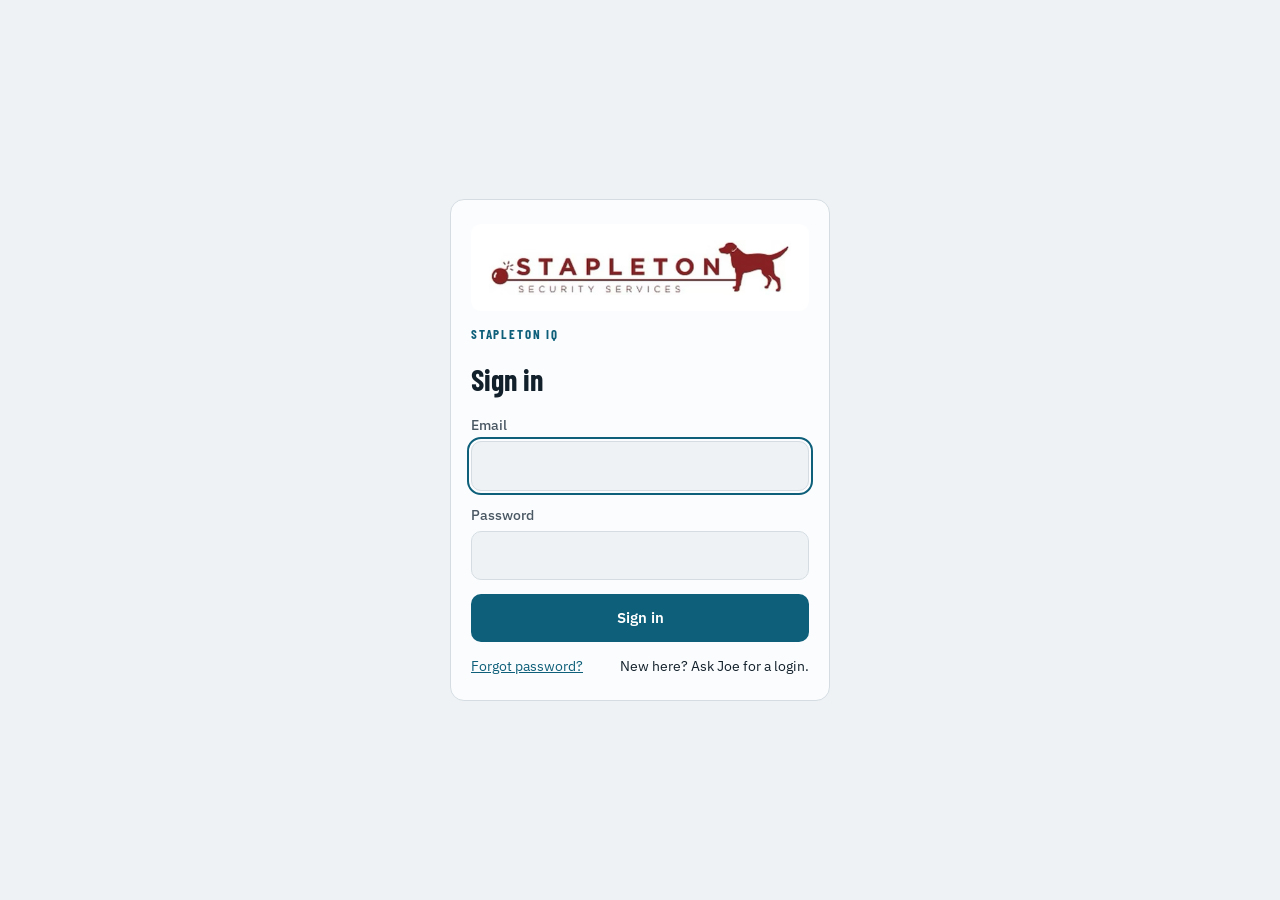
<file: dashboard.html>
<!doctype html>
<html lang="en">
<head>
<meta charset="utf-8">
<meta name="viewport" content="width=device-width, initial-scale=1, viewport-fit=cover">
<title>Stapleton IQ Live</title>
<meta name="description" content="Live checkpoint counts from Stapleton IQ units.">
<meta name="theme-color" content="#0d5f7a">
<link rel="manifest" href="/manifest.webmanifest">
<link rel="icon" href="/icons/icon-192.png">
<link rel="apple-touch-icon" href="/icons/apple-touch-icon.png">
<meta name="apple-mobile-web-app-capable" content="yes">
<meta name="mobile-web-app-capable" content="yes">
<meta name="apple-mobile-web-app-title" content="Stapleton IQ">
<link rel="stylesheet" href="/css/common.css">
<link rel="preconnect" href="https://fonts.googleapis.com">
<link rel="stylesheet" href="https://fonts.googleapis.com/css2?family=Barlow+Condensed:wght@500;600;700&family=IBM+Plex+Sans:wght@400;500;600&family=IBM+Plex+Mono:wght@400;500&display=swap">
<style>
/* Layout: checkpoint ops board. Event bar on top, headline totals, one card per checkpoint, then the flow chart. */
:root {
  --bg: #eef2f4;
  --panel: #fbfcfd;
  --ink: #12202b;
  --ink-2: #4a5864;
  --ink-3: #7a8792;
  --line: #d5dde3;
  --accent: #0d5f7a;
  --s1: #2a78d6;
  --s2: #eb6834;
  --good: #1f7a3e;
  --warn: #a96500;
  --bad: #b3261e;
  --demo-bg: #fff3d6;
  --demo-ink: #6b4400;
  --f-display: "Barlow Condensed", "Arial Narrow", "Helvetica Neue", Arial, sans-serif;
  --f-body: "IBM Plex Sans", system-ui, -apple-system, "Segoe UI", sans-serif;
  --f-mono: "IBM Plex Mono", ui-monospace, Menlo, Consolas, monospace;
}
@media (prefers-color-scheme: dark) {
  :root:not([data-theme="light"]) {
    --bg: #0e161d; --panel: #15202a; --ink: #e9eef2; --ink-2: #aebbc6; --ink-3: #7f8e9a;
    --line: #273642; --accent: #5fb4d3; --s1: #3987e5; --s2: #d95926;
    --good: #5cc283; --warn: #e6a640; --bad: #f08a80; --demo-bg: #3a2c0c; --demo-ink: #f5d58d;
    color-scheme: dark;
  }
}
:root[data-theme="dark"] {
  --bg: #0e161d; --panel: #15202a; --ink: #e9eef2; --ink-2: #aebbc6; --ink-3: #7f8e9a;
  --line: #273642; --accent: #5fb4d3; --s1: #3987e5; --s2: #d95926;
  --good: #5cc283; --warn: #e6a640; --bad: #f08a80; --demo-bg: #3a2c0c; --demo-ink: #f5d58d;
  color-scheme: dark;
}
* { box-sizing: border-box; }
[hidden] { display: none !important; }
body { margin: 0; background: var(--bg); color: var(--ink); font-family: var(--f-body); font-size: 15px; line-height: 1.45; }
.wrap { max-width: 1120px; margin: 0 auto; display: grid; gap: 20px;
  padding: 20px max(16px, env(safe-area-inset-right, 0px)) 40px max(16px, env(safe-area-inset-left, 0px)); }
h1, h2 { font-family: var(--f-display); margin: 0; text-wrap: balance; }
.num { font-family: var(--f-display); font-variant-numeric: tabular-nums; font-weight: 600; line-height: 1; }
.label { font-size: 11.5px; letter-spacing: .08em; text-transform: uppercase; color: var(--ink-3); font-weight: 600; }
button, select { font: inherit; color: var(--ink); }
:focus-visible { outline: 2px solid var(--accent); outline-offset: 2px; }

/* Top bar */
.top { display: flex; flex-wrap: wrap; gap: 12px 20px; align-items: flex-end; justify-content: space-between; }
.brand { display: grid; gap: 2px; min-width: 0; }
.brand .mark { font-family: var(--f-display); font-weight: 700; letter-spacing: .14em; text-transform: uppercase; font-size: 13px; color: var(--accent); }
.brand h1 { font-size: clamp(28px, 5vw, 40px); font-weight: 700; line-height: 1.05; }
.brand .sub { color: var(--ink-2); font-size: 14px; }
.controls { display: flex; flex-wrap: wrap; gap: 8px; align-items: center; }
select, .btn {
  background: var(--panel); border: 1px solid var(--line); border-radius: 6px; padding: 7px 10px; font-size: 14px; cursor: pointer;
}
.btn:hover, select:hover { border-color: var(--ink-3); }
.btn[aria-pressed="true"] { background: var(--ink); color: var(--panel); border-color: var(--ink); }

.status { display: inline-flex; align-items: center; gap: 8px; font-size: 13px; color: var(--ink-2); }
.pill { display: inline-flex; align-items: center; gap: 6px; padding: 3px 9px; border-radius: 99px; font-size: 12px; font-weight: 600; letter-spacing: .04em; text-transform: uppercase; border: 1px solid currentColor; }
.pill .dot { width: 8px; height: 8px; border-radius: 50%; background: currentColor; }
.pill.live { color: var(--good); }
.pill.live .dot { animation: pulse 2s ease-in-out infinite; }
.pill.stale { color: var(--warn); }
.pill.off { color: var(--ink-3); }
.pill.demo { color: var(--demo-ink); background: var(--demo-bg); border-color: transparent; }
@keyframes pulse { 50% { opacity: .3; } }
@media (prefers-reduced-motion: reduce) { .pill.live .dot { animation: none; } }

.banner { background: var(--demo-bg); color: var(--demo-ink); border-radius: 8px; padding: 10px 14px; font-size: 14px; display: flex; gap: 10px 16px; flex-wrap: wrap; align-items: center; justify-content: space-between; }
.banner .btn { background: transparent; border-color: currentColor; color: inherit; }
.notice { border: 1px solid var(--line); background: var(--panel); border-radius: 8px; padding: 12px 14px; color: var(--ink-2); font-size: 14px; }

/* Headline strip */
.headline { display: grid; grid-template-columns: repeat(3, minmax(0, 1fr)); border-top: 3px solid var(--ink); border-bottom: 1px solid var(--line); }
.headline > div { padding: 14px 16px 16px 0; display: grid; gap: 6px; min-width: 0; }
.headline > div + div { padding-left: 16px; border-left: 1px solid var(--line); }
.headline .num { font-size: clamp(40px, 7vw, 64px); }
.headline .unit { font-size: 13px; color: var(--ink-2); }

/* Checkpoint cards */
.cps { display: grid; grid-template-columns: repeat(auto-fit, minmax(280px, 1fr)); gap: 16px; }
.cp { background: var(--panel); border: 1px solid var(--line); border-radius: 10px; padding: 16px; display: grid; gap: 12px; min-width: 0; }
.cp-head { display: flex; justify-content: space-between; align-items: flex-start; gap: 8px; }
.cp-head h2 { font-size: 24px; font-weight: 600; display: flex; align-items: center; gap: 8px; }
.swatch { width: 10px; height: 10px; border-radius: 2px; display: inline-block; }
.cp .units { font-family: var(--f-mono); font-size: 12px; color: var(--ink-3); }
.cp-stats { display: grid; grid-template-columns: 1.3fr 1fr 1fr; gap: 10px; align-items: end; }
.cp-stats > div { display: grid; gap: 4px; min-width: 0; }
.cp-stats .big { font-size: 46px; }
.cp-stats .mid { font-size: 28px; }
.spark { width: 100%; height: 48px; display: block; }
.cp .foot { font-size: 12.5px; color: var(--ink-3); }

/* Chart */
.chart-card { background: var(--panel); border: 1px solid var(--line); border-radius: 10px; padding: 16px; display: grid; gap: 12px; min-width: 0; }
.chart-head { display: flex; flex-wrap: wrap; gap: 8px 16px; justify-content: space-between; align-items: baseline; }
.chart-head h2 { font-size: 22px; font-weight: 600; }
.legend { display: flex; gap: 14px; font-size: 13px; color: var(--ink-2); flex-wrap: wrap; }
.legend span { display: inline-flex; align-items: center; gap: 6px; }
.chart-box { position: relative; min-width: 0; }
#chart { width: 100%; height: 240px; display: block; }
#chart text { fill: var(--ink-3); font-family: var(--f-mono); font-size: 11px; }
.tip { position: absolute; pointer-events: none; background: var(--ink); color: var(--panel); font-size: 12.5px; padding: 7px 9px; border-radius: 6px; white-space: nowrap; transform: translate(-50%, calc(-100% - 10px)); }
.tip b { font-family: var(--f-mono); font-weight: 500; }
.empty { position: absolute; inset: 0; display: grid; place-items: center; text-align: center; color: var(--ink-2); font-size: 14px; padding: 16px; }
details summary { cursor: pointer; color: var(--ink-2); font-size: 13.5px; }
.table-wrap { overflow-x: auto; margin-top: 8px; }
table { border-collapse: collapse; font-size: 13px; font-variant-numeric: tabular-nums; width: 100%; }
th, td { text-align: right; padding: 5px 10px; border-bottom: 1px solid var(--line); white-space: nowrap; }
th:first-child, td:first-child { text-align: left; }
th { color: var(--ink-3); font-weight: 600; }

.privacy { font-size: 12.5px; color: var(--ink-3); display: flex; flex-wrap: wrap; gap: 6px 16px; justify-content: space-between; }

@media (max-width: 640px) {
  .headline { grid-template-columns: 1fr 1fr; }
  .headline > div:first-child { grid-column: 1 / -1; }
  .headline > div:nth-child(2) { padding-left: 0; border-left: 0; }
  .headline > div + div { border-top: 1px solid var(--line); }
  .cp-stats .big { font-size: 40px; }
}
</style>
</head>
<body>
<div class="wrap">
  <header class="top">
    <div class="brand">
      <span class="mark">Stapleton IQ · Live</span>
      <h1 id="evName">Checkpoint counts</h1>
      <span class="sub" id="evSub">Connecting to the counting units…</span>
    </div>
    <div class="controls">
      <span class="status"><span class="pill off" id="pill"><span class="dot"></span><span id="pillTxt">Connecting</span></span><span id="updated"></span></span>
      <label class="label" for="evSel" hidden>Event</label>
      <select id="evSel" aria-label="Event" hidden></select>
      <select id="winSel" aria-label="Time window">
        <option value="60">Last hour</option>
        <option value="120" selected>Last 2 hours</option>
        <option value="240">Last 4 hours</option>
      </select>
      <button class="btn" id="refreshBtn" type="button">Refresh</button>
    </div>
  </header>

  <div class="banner" id="demoBanner" hidden>
    <span id="demoTxt"><b>Demo data.</b> These numbers are simulated so you can see how the page works.</span>
    <button class="btn" id="demoExit" type="button">Show live counts</button>
  </div>
  <div class="notice" id="notice" hidden></div>

  <section class="headline" aria-label="Totals">
    <div><span class="label">People screened</span><span class="num" id="hTotal">–</span><span class="unit" id="hTotalSub">since the event opened</span></div>
    <div><span class="label">Last 60 minutes</span><span class="num" id="hHour">–</span><span class="unit">people in</span></div>
    <div><span class="label">Current pace</span><span class="num" id="hPace">–</span><span class="unit">people per hour, last 15 min</span></div>
  </section>

  <section class="cps" id="cps" aria-label="Checkpoints"></section>

  <section class="chart-card" aria-label="Flow over time">
    <div class="chart-head">
      <h2>People through the checkpoint, every 5 minutes</h2>
      <div class="legend" id="legend"></div>
    </div>
    <div class="chart-box" id="chartBox">
      <svg id="chart" role="img" aria-label="Stacked bars of people counted per 5 minutes by checkpoint"></svg>
      <div class="tip" id="tip" hidden></div>
      <div class="empty" id="empty" hidden>
        <div>
          <p style="margin:0 0 10px">No counts yet in this window. The page updates by itself once the unit sends its first minute.</p>
          <button class="btn" id="demoBtn" type="button">Preview with demo data</button>
        </div>
      </div>
    </div>
    <details>
      <summary>Show as a table</summary>
      <div class="table-wrap"><table id="tbl"></table></div>
    </details>
  </section>

  <footer class="privacy">
    <span>Counts only. The units send per-minute totals: no images, no video, nothing about individuals.</span>
    <span id="foot"></span>
  </footer>
</div>

<script src="/js/supabase.js"></script>
<script src="/js/app.js"></script>
<script>
(() => {
  const POLL_MS = 20000;
  const $ = (id) => document.getElementById(id);
  const UUID = /^[0-9a-f]{8}-[0-9a-f]{4}-[0-9a-f]{4}-[0-9a-f]{4}-[0-9a-f]{12}$/i;
  const fmt = (n) => Number(n || 0).toLocaleString("en-US");

  let ready = false, mode = "connecting", live = null, eventId = null, timer = null, busy = false, lastOk = null;

  /* ---------- Demo data (clearly labelled, generated in the browser) ---------- */
  function demoSnapshot(minutes) {
    const now = new Date(); now.setSeconds(0, 0);
    const mk = (name, base, phase, units, total0) => {
      const series = [];
      for (let i = minutes; i >= 1; i--) {
        const t = now.getTime() / 60000 - i;
        const v = base + 7 * Math.sin(t / 25 + phase) + 4 * Math.sin(t / 7) + ((Math.sin(t * 12.9898 + phase) * 43758.5453) % 1) * 4;
        series.push(Math.max(0, Math.round(v)));
      }
      const sum = (a) => a.reduce((x, y) => x + y, 0);
      return { name, units, series, total_in: total0 + sum(series), last60_in: sum(series.slice(-60)), last15_in: sum(series.slice(-15)),
               last_received: new Date(Date.now() - 20000).toISOString(), last_minute: new Date(now - 60000).toISOString() };
    };
    return {
      now: new Date().toISOString(), window_minutes: minutes, events: [],
      event: { name: "Demo checkpoint", venue: "Simulated data", status: "live", starts_at: new Date(Date.now() - 4 * 3600e3).toISOString() },
      checkpoints: [mk("Lanes 1-2", 16, 0, "IQ-01", 2140), mk("Lanes 3-4", 12, 1.7, "IQ-02", 1585)]
    };
  }

  /* ---------- Live data (signed-in user; the database decides which events they may see) ---------- */
  async function fetchLive() {
    const win = parseInt($("winSel").value, 10) || 120;
    const p = await IQ.rpc("web_dashboard", { p_event_id: eventId && UUID.test(eventId) ? eventId : null, p_minutes: win });
    if (!p || !Array.isArray(p.checkpoints)) throw new Error("The database answered in an unexpected format.");
    return p;
  }
  const explain = IQ.explain;

  async function tick(manual) {
    if (mode === "demo") { render(demoSnapshot(parseInt($("winSel").value, 10)), true); return; }
    if (!ready || busy) return;
    busy = true;
    try {
      const snap = await fetchLive();
      live = snap; lastOk = Date.now(); mode = "live";
      $("notice").hidden = true;
      render(snap, false);
    } catch (err) {
      $("notice").textContent = explain(err) + (live ? " Showing the last counts received." : "");
      $("notice").hidden = false;
      if (live) render(live, false); else setPill("off", "Not connected");
    } finally { busy = false; }
  }

  function schedule() { clearInterval(timer); timer = setInterval(() => { if (!document.hidden) tick(false); }, POLL_MS); }

  /* ---------- Rendering ---------- */
  const COLORS = ["var(--s1)", "var(--s2)"];

  function setPill(kind, text) { const p = $("pill"); p.className = "pill " + kind; $("pillTxt").textContent = text; }

  function ago(iso, nowMs) {
    if (!iso) return null;
    const s = Math.max(0, Math.round((nowMs - new Date(iso).getTime()) / 1000));
    if (s < 60) return s + " sec ago";
    if (s < 3600) return Math.round(s / 60) + " min ago";
    if (s < 86400) return Math.round(s / 3600) + " hr ago";
    return Math.round(s / 86400) + " days ago";
  }
  function cpState(cp, nowMs) {
    if (!cp.last_received) return ["off", "No data yet"];
    const age = (nowMs - new Date(cp.last_received).getTime()) / 1000;
    if (age < 180) return ["live", "Live"];
    if (age < 900) return ["stale", "Delayed"];
    return ["off", "Offline"];
  }

  function spark(series, color) {
    const w = 300, h = 48, n = series.length, max = Math.max(4, ...series);
    if (!n) return "";
    const x = (i) => (i / Math.max(1, n - 1)) * (w - 4) + 2, y = (v) => h - 3 - (v / max) * (h - 8);
    let d = "", a = `M${x(0)},${h - 1}`;
    series.forEach((v, i) => { d += (i ? "L" : "M") + x(i).toFixed(1) + "," + y(v).toFixed(1); a += "L" + x(i).toFixed(1) + "," + y(v).toFixed(1); });
    a += `L${x(n - 1)},${h - 1}Z`;
    return `<svg class="spark" viewBox="0 0 ${w} ${h}" preserveAspectRatio="none" aria-hidden="true">
      <path d="${a}" fill="${color}" fill-opacity=".14"/><path d="${d}" fill="none" stroke="${color}" stroke-width="2" vector-effect="non-scaling-stroke" stroke-linejoin="round"/>
      <circle cx="${x(n - 1)}" cy="${y(series[n - 1])}" r="3" fill="${color}"/></svg>`;
  }

  function render(s, isDemo) {
    const nowMs = new Date(s.now).getTime() || Date.now();
    // Only show lanes that have a unit assigned or have counted people before; skip empty placeholders.
    const cps = (s.checkpoints || []).filter((c) => c.units || Number(c.total_in) > 0);
    const ev = s.event || {};
    $("evName").textContent = ev.name || "No live event";
    $("evSub").textContent = [ev.client, ev.venue].filter(Boolean).join(" · ") || "";
    $("demoBanner").hidden = !isDemo;
    $("demoExit").hidden = !ready;

    // Event picker
    const sel = $("evSel");
    if (!isDemo && s.events && s.events.length > 1) {
      const cur = ev.id;
      sel.innerHTML = s.events.map((e) => `<option value="${e.id}">${esc(e.name)}${e.client ? " · " + esc(e.client) : ""}</option>`).join("");
      if (cur) sel.value = cur;
      sel.hidden = false;
    } else sel.hidden = true;

    // Headline
    const sum = (k) => cps.reduce((t, c) => t + Number(c[k] || 0), 0);
    $("hTotal").textContent = fmt(sum("total_in"));
    $("hHour").textContent = fmt(sum("last60_in"));
    $("hPace").textContent = fmt(sum("last15_in") * 4);
    $("hTotalSub").textContent = ev.starts_at ? "since " + new Date(ev.starts_at).toLocaleString("en-US", { weekday: "short", month: "short", day: "numeric", hour: "numeric", minute: "2-digit" }) : "since the event opened";

    // Overall status
    const latest = cps.map((c) => c.last_received).filter(Boolean).sort().pop();
    if (isDemo) setPill("demo", "Demo");
    else { const [k, t] = latest ? cpState({ last_received: latest }, nowMs) : ["off", "Waiting for counts"]; setPill(k, t); }
    $("updated").textContent = isDemo ? "" : "Checked " + new Date().toLocaleTimeString("en-US", { hour: "numeric", minute: "2-digit", second: "2-digit" });
    $("foot").textContent = isDemo ? "Simulated numbers" : (latest ? "Last count received " + ago(latest, nowMs) : "No counts received yet");

    // Cards
    $("cps").innerHTML = cps.map((c, i) => {
      const [k, t] = isDemo ? ["demo", "Demo"] : cpState(c, nowMs);
      const color = COLORS[i % COLORS.length];
      return `<article class="cp">
        <div class="cp-head">
          <div><h2><span class="swatch" style="background:${color}"></span>${esc(c.name)}</h2>
          <span class="units">${c.units ? "Unit " + esc(c.units) : "No unit assigned"}</span></div>
          <span class="pill ${k}"><span class="dot"></span>${t}</span>
        </div>
        <div class="cp-stats">
          <div><span class="label">Total in</span><span class="num big">${fmt(c.total_in)}</span></div>
          <div><span class="label">Last 15 min</span><span class="num mid">${fmt(c.last15_in)}</span></div>
          <div><span class="label">Per hour</span><span class="num mid">${fmt(c.last15_in * 4)}</span></div>
        </div>
        ${spark(c.series || [], color)}
        <div class="foot">${c.last_received ? "Last data " + ago(c.last_received, nowMs) : "Waiting for the first minute of counts"}</div>
      </article>`;
    }).join("") || `<div class="notice">No units are assigned to this event yet.</div>`;

    $("legend").innerHTML = cps.map((c, i) => `<span><span class="swatch" style="background:${COLORS[i % COLORS.length]}"></span>${esc(c.name)}</span>`).join("");
    drawChart(s, cps, nowMs, isDemo);
  }

  function esc(t) { return String(t ?? "").replace(/[&<>"']/g, (ch) => ({ "&": "&amp;", "<": "&lt;", ">": "&gt;", '"': "&quot;", "'": "&#39;" }[ch])); }

  let bars = [];
  function drawChart(s, cps, nowMs, isDemo) {
    const svg = $("chart");
    const W = svg.clientWidth || 800, H = 240, L = 40, R = 8, T = 10, B = 26;
    svg.setAttribute("viewBox", `0 0 ${W} ${H}`);
    const n = Math.max(0, ...cps.map((c) => (c.series || []).length));
    const end = new Date(nowMs); end.setSeconds(0, 0);
    const startMs = end.getTime() - n * 60000;
    // 5-minute buckets
    const nb = Math.ceil(n / 5);
    bars = [];
    for (let b = 0; b < nb; b++) {
      const vals = cps.map((c) => (c.series || []).slice(b * 5, b * 5 + 5).reduce((x, y) => x + y, 0));
      bars.push({ t: new Date(startMs + b * 5 * 60000), vals, total: vals.reduce((x, y) => x + y, 0) });
    }
    const max = Math.max(10, ...bars.map((b) => b.total));
    const step = niceStep(max / 4), top = Math.ceil(max / step) * step;
    const pw = W - L - R, ph = H - T - B, bw = pw / Math.max(1, nb);
    const y = (v) => T + ph - (v / top) * ph;
    let g = "";
    for (let v = 0; v <= top; v += step) g += `<line x1="${L}" x2="${W - R}" y1="${y(v)}" y2="${y(v)}" stroke="var(--line)" stroke-width="1"/><text x="${L - 6}" y="${y(v) + 4}" text-anchor="end">${v}</text>`;
    const every = Math.max(1, Math.ceil(nb / Math.max(2, Math.floor(pw / 70))));
    bars.forEach((b, i) => {
      const x0 = L + i * bw + 1, w = Math.max(1, bw - 2);
      let acc = 0;
      b.vals.forEach((v, k) => {
        if (!v) return;
        const y1 = y(acc + v), y0 = y(acc); acc += v;
        const h = Math.max(0, y0 - y1 - (acc < b.total ? 0 : 0));
        g += `<rect x="${x0.toFixed(1)}" y="${y1.toFixed(1)}" width="${w.toFixed(1)}" height="${Math.max(0, h - 1).toFixed(1)}" rx="${Math.min(2, w / 3)}" fill="${COLORS[k % COLORS.length]}"/>`;
      });
      if (i % every === 0) g += `<text x="${(x0 + w / 2).toFixed(1)}" y="${H - 8}" text-anchor="middle">${b.t.toLocaleTimeString("en-US", { hour: "numeric", minute: "2-digit" }).replace(" ", "")}</text>`;
    });
    g += `<rect id="hit" x="${L}" y="${T}" width="${pw}" height="${ph}" fill="transparent"/>`;
    svg.innerHTML = g;
    const totalAll = bars.reduce((t, b) => t + b.total, 0);
    $("empty").hidden = isDemo || totalAll > 0;
    $("demoBtn").hidden = false;

    // table
    $("tbl").innerHTML = `<thead><tr><th>5 min from</th>${cps.map((c) => `<th>${esc(c.name)}</th>`).join("")}<th>Total</th></tr></thead><tbody>` +
      bars.slice().reverse().map((b) => `<tr><td>${b.t.toLocaleTimeString("en-US", { hour: "numeric", minute: "2-digit" })}</td>${b.vals.map((v) => `<td>${fmt(v)}</td>`).join("")}<td>${fmt(b.total)}</td></tr>`).join("") + "</tbody>";

    const hit = $("hit"), tip = $("tip");
    const show = (ev) => {
      const r = svg.getBoundingClientRect(), px = (ev.clientX - r.left) * (W / r.width);
      const i = Math.min(nb - 1, Math.max(0, Math.floor((px - L) / bw)));
      const b = bars[i]; if (!b) return;
      const t2 = new Date(b.t.getTime() + 5 * 60000);
      const f = (d) => d.toLocaleTimeString("en-US", { hour: "numeric", minute: "2-digit" });
      tip.innerHTML = `${f(b.t)}–${f(t2)}<br>` + cps.map((c, k) => `${esc(c.name)}: <b>${fmt(b.vals[k])}</b>`).join("<br>") + `<br>Total: <b>${fmt(b.total)}</b>`;
      tip.style.left = Math.min(r.width - 70, Math.max(70, (L + i * bw + bw / 2) * (r.width / W))) + "px";
      tip.style.top = (y(b.total) * (r.height / H)) + "px";
      tip.hidden = false;
    };
    hit.addEventListener("pointermove", show);
    hit.addEventListener("pointerdown", show);
    hit.addEventListener("pointerleave", () => (tip.hidden = true));
  }
  function niceStep(v) { const p = Math.pow(10, Math.floor(Math.log10(Math.max(1, v)))); const m = v / p; return (m <= 1 ? 1 : m <= 2 ? 2 : m <= 5 ? 5 : 10) * p; }

  /* ---------- Wiring ---------- */
  $("refreshBtn").addEventListener("click", () => tick(true));
  $("winSel").addEventListener("change", () => tick(true));
  $("evSel").addEventListener("change", (e) => { eventId = e.target.value; tick(true); });
  $("demoBtn").addEventListener("click", () => { mode = "demo"; tick(true); });
  $("demoExit").addEventListener("click", () => { mode = "live"; if (live) render(live, false); tick(true); });
  window.addEventListener("resize", () => { if (mode === "demo") tick(false); else if (live) render(live, false); });
  document.addEventListener("visibilitychange", () => { if (!document.hidden) tick(false); });

  // First frame: empty board until the connection answers.
  setPill("off", "Connecting");

  const bar = IQ.topbar("dashboard");
  const boot = async () => {
    try { await IQ.requireLogin({ dash: true, bar }); } catch { return; }
    ready = true; mode = "live";
    await tick(true);
    schedule();
  };
  boot();
})();
</script>
</body>
</html>
</file>
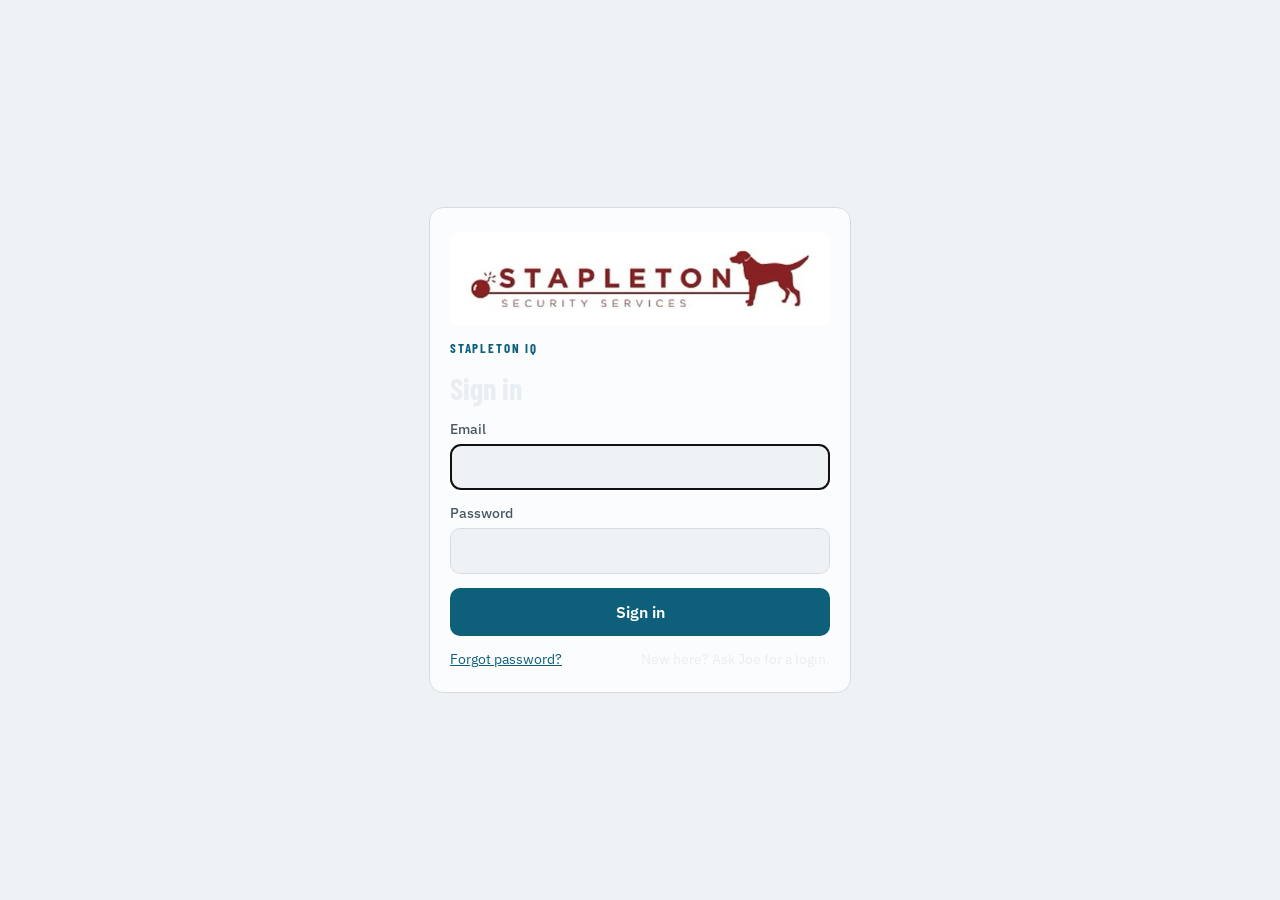
<file: gate.html>
<!doctype html>
<html lang="en">
<head>
<meta charset="utf-8">
<meta name="viewport" content="width=device-width, initial-scale=1, viewport-fit=cover">
<title>IQ Gate Screen</title>
<meta name="description" content="Full-screen OpenGate alarm screen for a tablet at the checkpoint.">
<meta name="theme-color" content="#0e161d">
<link rel="manifest" href="/manifest.webmanifest">
<link rel="icon" href="/icons/icon-192.png">
<link rel="apple-touch-icon" href="/icons/apple-touch-icon.png">
<meta name="apple-mobile-web-app-capable" content="yes">
<meta name="mobile-web-app-capable" content="yes">
<meta name="apple-mobile-web-app-title" content="IQ Gate">
<link rel="stylesheet" href="/css/common.css">
<link rel="preconnect" href="https://fonts.googleapis.com">
<link rel="stylesheet" href="https://fonts.googleapis.com/css2?family=Barlow+Condensed:wght@600;700&family=IBM+Plex+Sans:wght@400;500;600&display=swap">
<style>
/* Always dark: it sits on a tablet at the gate. */
body { background: #0e161d; color: #e9eef2; }
[hidden] { display: none !important; }
.gs { min-height: calc(100dvh - 56px); display: flex; flex-direction: column; }
.gs-head { display: flex; flex-wrap: wrap; gap: 10px 16px; align-items: center; justify-content: space-between; padding: 12px 16px; border-bottom: 1px solid #273642; }
.gs-head select { min-height: 44px; font: inherit; font-size: 16px; background: #15202a; color: #e9eef2; border: 1px solid #273642; border-radius: 10px; padding: 0 10px; max-width: 100%; }
.gs-status { display: flex; align-items: center; gap: 8px; color: #aebbc6; font-size: 15px; }
.dot { width: 10px; height: 10px; border-radius: 50%; background: #7f8e9a; flex: none; }
.dot.ok { background: #5cc283; } .dot.bad { background: #f08a80; }
.gs-main { flex: 1; display: flex; flex-direction: column; justify-content: center; align-items: center; gap: 14px; padding: 28px 16px; text-align: center; }
.gs-main.clear { background: #12321f; }
.gs-main.clear.pass { background: #1f6b3a; }
.gs-main.alarm { background: #b3261e; animation: pulse 1.2s ease-in-out infinite; }
@keyframes pulse { 50% { background: #7d1a14; } }
.big { font-family: var(--f-display); font-weight: 700; line-height: 1; }
.clear .big { font-size: clamp(56px, 14vw, 110px); color: #7ee2a2; }
.clear .gs-sub { color: #cfeedd; }
.alarm .big { font-size: clamp(64px, 18vw, 120px); color: #fff; }
.gs-sub { font-size: clamp(18px, 3.4vw, 28px); color: #aebbc6; }
.alarm .gs-sub { color: #ffe1de; }
.gs-main button { min-height: 64px; padding: 0 40px; border-radius: 14px; font: inherit; font-size: 22px; font-weight: 700; cursor: pointer; }
.btn-clear { background: #fff; color: #7d1a14; border: 0; }
.aphoto { max-height: 38dvh; max-width: 100%; border-radius: 12px; border: 3px solid #fff; background: #000; }
.linkbtn { background: none; border: 0; color: #5fb4d3; font: inherit; font-size: 13px; text-decoration: underline; cursor: pointer; padding: 0; min-height: 0; }
.recent { display: flex; flex-wrap: wrap; gap: 8px; padding: 10px 16px 0; color: #aebbc6; font-size: 14px; align-items: center; }
.recent span { background: #15202a; border: 1px solid #273642; border-radius: 999px; padding: 3px 10px; }
.recent span.a { border-color: #f08a80; color: #f08a80; }
.queue { display: flex; gap: 10px; overflow-x: auto; padding: 12px 16px 0; }
.queue:empty { display: none; }
.qcard { flex: none; width: 150px; background: #2a1414; border: 2px solid #f08a80; border-radius: 12px; padding: 8px; display: flex; flex-direction: column; gap: 6px; }
.qcard img, .qcard .noimg { width: 100%; height: 120px; object-fit: cover; border-radius: 8px; background: #000; }
.qcard .noimg { display: flex; align-items: center; justify-content: center; color: #7f8e9a; font-size: 13px; }
.qcard b { font-size: 15px; color: #ffe1de; }
.qcard button { min-height: 44px; border: 0; border-radius: 8px; background: #fff; color: #7d1a14; font: inherit; font-weight: 700; cursor: pointer; }
.qhead { padding: 12px 16px 0; color: #f08a80; font-weight: 600; }
.gs-tiles { display: grid; grid-template-columns: repeat(4, minmax(0, 1fr)); gap: 1px; background: #273642; border-top: 1px solid #273642; }
.gs-tiles div { background: #15202a; padding: 14px 16px; display: flex; flex-direction: column; gap: 2px; min-width: 0; }
.gs-tiles small { color: #aebbc6; font-size: 14px; }
.gs-tiles b { font-family: var(--f-display); font-weight: 700; font-size: 38px; }
.gs-note { color: #7f8e9a; font-size: 13px; padding: 10px 16px 14px; margin: 0; }
@media (max-width: 600px) { .gs-tiles { grid-template-columns: repeat(2, minmax(0, 1fr)); } }
</style>
</head>
<body>
<div class="gs">
  <div class="gs-head">
    <select id="ev" aria-label="Event"></select>
    <span class="gs-status"><span class="dot" id="dot"></span><span id="status">Connecting…</span></span>
  </div>

  <div class="gs-main clear" id="calm">
    <div class="big" id="calmBig">CLEAR</div>
    <div class="gs-sub" id="calmSub">No alarm. Next person can walk through.</div>
  </div>

  <div class="gs-main alarm" id="alarm" hidden>
    <div class="big">ALARM</div>
    <div class="gs-sub" id="alarmSub"></div>
    <img id="alarmPhoto" class="aphoto" alt="Person at the gate when it alarmed" hidden>
    <div class="gs-sub">Pull this person aside for screening. The line keeps moving.</div>
    <button type="button" class="btn-clear" id="clearBtn">OK</button>
  </div>

  <div class="qhead" id="qhead" hidden>Waiting for secondary screening: tap Cleared when each person is done</div>
  <div class="queue" id="queue"></div>
  <div class="recent" id="recent"></div>
  <div class="gs-tiles">
    <div><small>Alarms today</small><b id="tAlarm" style="color:#f08a80">–</b></div>
    <div><small>Alarms last 15 min</small><b id="t15">–</b></div>
    <div><small>Alarm rate (NetID report)</small><b id="tRate">–</b></div>
    <div><small>Clear passes</small><b id="tPass">–</b></div>
  </div>
  <p class="gs-note" id="note">Alarms come from the IQ camera watching the OpenGate's lights, sent to this screen the moment they happen. An alarm shows red for 8 seconds, then the screen goes back to CLEAR so the line keeps moving. Alarmed people wait in the strip until someone taps Cleared. Tap the screen once to turn on the alarm beep. <button type="button" class="linkbtn" id="testBtn">Show a test alarm</button></p>
</div>

<script src="/js/supabase.js"></script>
<script src="/js/app.js"></script>
<script>
(async () => {
  const $ = (id) => document.getElementById(id);
  const bar = IQ.topbar("gate");
  try { await IQ.requireLogin({ staff: true, bar }); } catch { return; }

  const fmt = (n) => Number(n || 0).toLocaleString("en-US");
  const clock = (t) => new Date(t).toLocaleTimeString([], { hour: "numeric", minute: "2-digit" });
  let eventId = new URLSearchParams(location.search).get("event");

  let passTimer = null, redTimer = null, showing = 0;
  const secs = (t) => new Date(t).toLocaleTimeString([], { hour: "numeric", minute: "2-digit", second: "2-digit" });
  // People who alarmed and still need secondary screening. Photos live in this page's memory only.
  let queue = [];
  function renderQueue() {
    $("qhead").hidden = !queue.length;
    $("queue").replaceChildren(...queue.map((q) => {
      const c = document.createElement("div"); c.className = "qcard";
      const pic = q.photo ? Object.assign(document.createElement("img"), { src: "data:image/jpeg;base64," + q.photo, alt: "Person who alarmed at " + secs(q.at) })
        : Object.assign(document.createElement("div"), { className: "noimg", textContent: q.id ? "Photo coming…" : "No photo" });
      const t = Object.assign(document.createElement("b"), { textContent: secs(q.at) + (q.cp ? " · " + q.cp : "") });
      const b = Object.assign(document.createElement("button"), { type: "button", textContent: "Cleared" });
      b.addEventListener("click", () => { queue = queue.filter((x) => x !== q); renderQueue(); });
      c.append(pic, t, b); return c;
    }));
  }
  // The photo arrives about a second after the alarm.
  async function fetchPhoto(q) {
    for (let i = 0; i < 6; i++) {
      await new Promise((r) => setTimeout(r, 700));
      if (!queue.includes(q)) return;
      try {
        const b64 = await IQ.rpc("web_gate_photo", { p_gate_event_id: q.id });
        if (b64) {
          q.photo = b64; renderQueue();
          if (showing === q.id) { const im = $("alarmPhoto"); im.src = "data:image/jpeg;base64," + b64; im.hidden = false; }
          return;
        }
      } catch { break; }
    }
    if (!q.photo) { q.id = 0; renderQueue(); }
  }
  function backToClear() {
    clearTimeout(redTimer); showing = 0;
    const im = $("alarmPhoto"); im.hidden = true; im.removeAttribute("src");
    $("alarm").hidden = true; $("calm").hidden = false;
  }
  // Beep on alarm (browsers allow sound only after the first tap on the page).
  let ac = null;
  document.addEventListener("click", () => { try { ac = ac || new (window.AudioContext || window.webkitAudioContext)(); ac.resume(); } catch {} });
  function beep() {
    if (!ac) return;
    try { [0, 0.35, 0.7].forEach((t) => { const o = ac.createOscillator(), g = ac.createGain(); o.frequency.value = 880; o.connect(g); g.connect(ac.destination);
      g.gain.setValueAtTime(0.25, ac.currentTime + t); g.gain.setValueAtTime(0, ac.currentTime + t + 0.25); o.start(ac.currentTime + t); o.stop(ac.currentTime + t + 0.26); }); } catch {}
  }
  function showAlarm(at, cp, id) {
    const q = { id: id || 0, at, cp, photo: null };
    queue.push(q); renderQueue();
    if (id) fetchPhoto(q);
    showing = q.id;
    const im = $("alarmPhoto"); im.hidden = true; im.removeAttribute("src");
    $("alarmSub").textContent = (cp ? cp + " · " : "") + secs(at);
    $("calm").hidden = true; $("alarm").hidden = false;
    clearTimeout(redTimer); redTimer = setTimeout(backToClear, 8000);
    try { navigator.vibrate && navigator.vibrate([400, 200, 400]); } catch {}
    beep();
  }
  function showPass() {
    // No separate "passed" screen: it stays green and the numbers tick up. A clean pass after an alarm means the line moved on, so drop the red.
    if (!$("alarm").hidden) backToClear();
  }

  $("clearBtn").addEventListener("click", backToClear);
  $("testBtn").addEventListener("click", () => showAlarm(Date.now(), "Test alarm", 0));
  $("ev").addEventListener("change", (e) => { eventId = e.target.value; lastId = null; views = 0; recent = []; queue = []; renderQueue(); load(); });

  // Keep the tablet screen on while this page is open.
  let lock = null;
  async function keepAwake() { try { if ("wakeLock" in navigator && !lock) { lock = await navigator.wakeLock.request("screen"); lock.addEventListener("release", () => (lock = null)); } } catch {} }

  let lastId = null, rate = null, views = 0, recent = [];
  async function loadEvents() {
    const sel = $("ev");
    if (!sel.options.length || views++ % 30 === 0) {
      const view = await IQ.rpc("web_client_view", { p_event_id: eventId });
      eventId = (view.event && view.event.id) || null;
      sel.replaceChildren(...(view.events || []).map((e) => { const o = document.createElement("option"); o.value = e.id; o.textContent = e.name; o.selected = e.id === eventId; return o; }));
      history.replaceState(null, "", eventId ? "?event=" + eventId : location.pathname);
      // Alarm rate from the NetID report numbers, refreshed once a minute.
      try {
        const g = eventId ? await IQ.rpc("web_gate_readings", { p_event_id: eventId }) : null;
        const cps = (g && g.checkpoints) || [];
        const pass = cps.reduce((s, c) => s + Number(c.transits || 0), 0), al = cps.reduce((s, c) => s + Number(c.alarms || 0), 0);
        rate = pass ? Math.round((al / pass) * 1000) / 10 + "%" : null;
      } catch { rate = null; }
    }
  }
  async function load() {
    try {
      await loadEvents();
      const r = eventId ? await IQ.rpc("web_gate_events", { p_event_id: eventId, p_after_id: lastId || 0 }) : null;
      const today = (r && r.today) || {}, evs = (r && r.events) || [], cams = (r && r.cameras) || [];
      // First load only sets the starting point, so old alarms don't flash.
      if (lastId !== null) {
        for (const e of evs) {
          if (e.kind === "alarm") showAlarm(e.at, e.checkpoint, Number(e.id));
          else showPass();
        }
      }
      lastId = Math.max(lastId || 0, Number(today.max_id || 0), ...evs.map((e) => Number(e.id)));
      $("tAlarm").textContent = fmt(today.alarms);
      $("t15").textContent = fmt(today.alarms_15m);
      $("tPass").textContent = fmt(today.clears);
      $("calmSub").textContent = fmt(today.clears) + " passed clean · " + fmt(today.alarms) + " alarms today";
      $("tRate").textContent = rate || "–";
      const cam = cams[0];
      const fresh = cam && cam.last_seen && Date.now() - new Date(cam.last_seen).getTime() < 90000;
      $("dot").className = "dot " + (fresh ? "ok" : "bad");
      $("status").textContent = cam ? (cam.checkpoint + " · " + (cam.device || "IQ camera") + (fresh ? " watching" : " offline")) : "No IQ camera watching a gate at this event";
      recent = recent.concat(evs.filter((e) => e.kind === "alarm")).slice(-6);
      $("recent").replaceChildren(...(recent.length ? [Object.assign(document.createElement("b"), { textContent: "Recent alarms:" })] : []),
        ...recent.slice().reverse().map((e) => Object.assign(document.createElement("span"), { className: "a", textContent: secs(e.at) })));
    } catch (e) {
      $("dot").className = "dot bad";
      $("status").textContent = IQ.explain(e);
    }
  }
  document.addEventListener("visibilitychange", () => { if (!document.hidden) { keepAwake(); load(); } });
  document.addEventListener("click", keepAwake, { once: true });
  keepAwake();
  await load();
  // Live push: the moment IQ's camera reports an alarm or pass, fetch it (the 3 s check below is only a backup).
  let chan = null, chanFor = null, busy = false, again = false;
  async function loadNow() { if (busy) { again = true; return; } busy = true; try { await load(); } finally { busy = false; if (again) { again = false; loadNow(); } } }
  function subscribe() {
    if (!eventId || chanFor === eventId) return;
    if (chan) IQ.sb.removeChannel(chan);
    chanFor = eventId;
    chan = IQ.sb.channel("gate-" + eventId)
      .on("postgres_changes", { event: "INSERT", schema: "public", table: "gate_events", filter: "event_id=eq." + eventId }, () => loadNow())
      .subscribe();
  }
  subscribe();
  setInterval(() => { subscribe(); if (!document.hidden) loadNow(); }, 3000);
})();
</script>
</body>
</html>
</file>
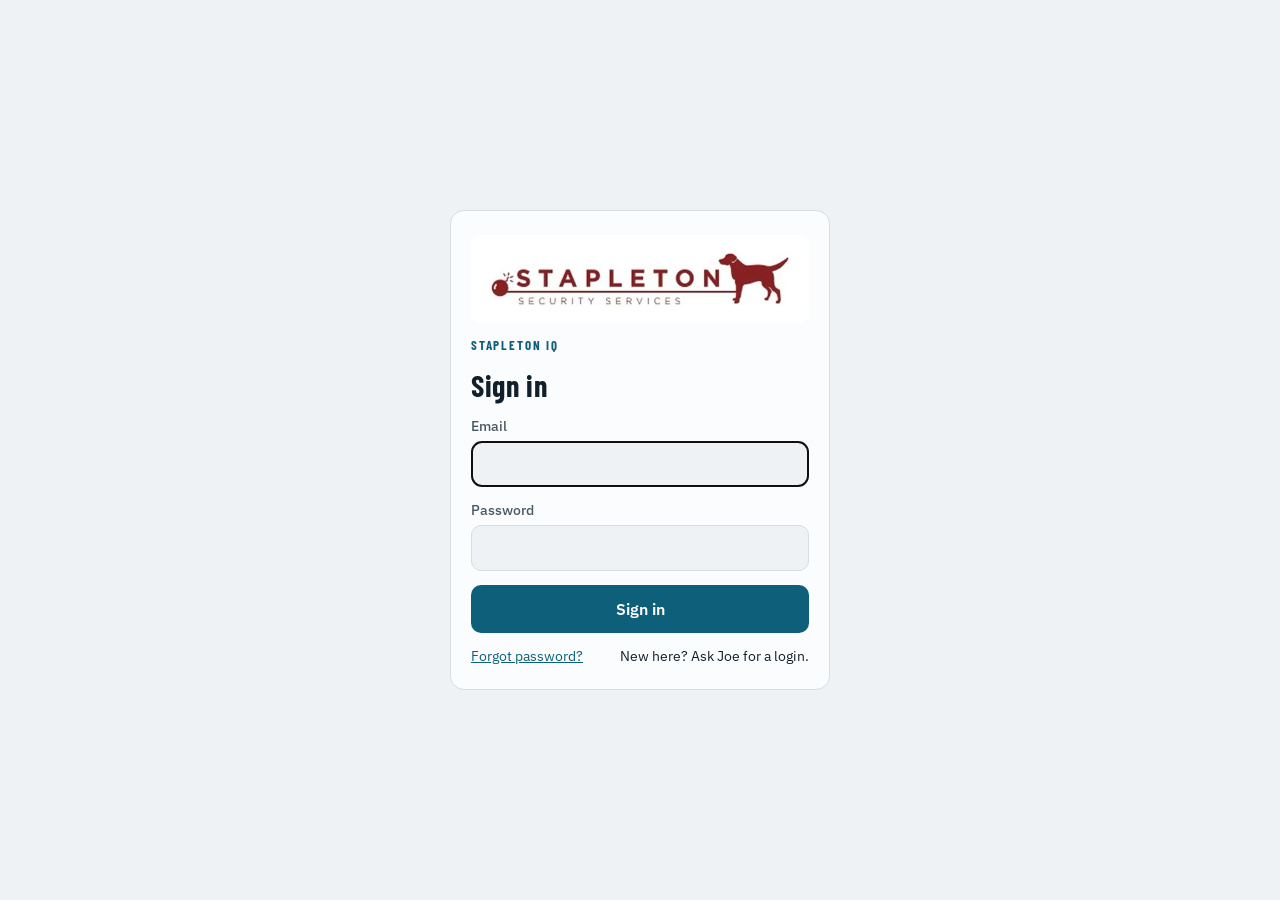
<file: gear-sheet.html>
<!doctype html>
<html lang="en">
<head>
<meta charset="utf-8">
<meta name="viewport" content="width=device-width, initial-scale=1, viewport-fit=cover">
<title>IQ Sign-Out Sheet</title>
<meta name="description" content="Printable equipment sign-out sheet for one event, filled in from the QR scans.">
<meta name="theme-color" content="#0d5f7a">
<link rel="icon" href="/icons/icon-192.png">
<link rel="stylesheet" href="/css/common.css">
<link rel="stylesheet" href="/css/gear.css">
<link rel="preconnect" href="https://fonts.googleapis.com">
<link rel="stylesheet" href="https://fonts.googleapis.com/css2?family=Barlow+Condensed:wght@600;700&family=IBM+Plex+Sans:wght@400;500;600&display=swap">
<style>
main { max-width: 820px; }
.paper { background: #fff; color: #12202b; border-radius: 10px; padding: 28px 24px; margin-top: 14px; border: 1px solid var(--line); }
.paper + .paper { margin-top: 20px; }
.paper h3 { font-family: var(--f-display); font-size: 30px; text-align: center; margin: 0 0 18px; }
.fields { display: grid; grid-template-columns: 1fr 1fr; gap: 12px 24px; margin-bottom: 18px; }
.fields.three { grid-template-columns: 1fr 1fr 1fr; }
.fld small { display: block; font-size: 12px; color: #4a5864; }
.fld div { border-bottom: 1px solid #9aa6af; min-height: 26px; padding: 3px 0; font-size: 15px; }
table { width: 100%; border-collapse: collapse; font-size: 14px; }
th { text-align: left; font-size: 12px; text-transform: uppercase; letter-spacing: .05em; color: #4a5864; border-bottom: 2px solid #12202b; padding: 6px; }
td { border-bottom: 1px solid #c9d1d7; padding: 8px 6px; vertical-align: top; }
td.box { width: 54px; text-align: center; font-size: 18px; font-weight: 700; }
td.ser { font-weight: 600; width: 110px; }
.dmg { color: #b3261e; font-weight: 600; }
.damage { margin-top: 18px; }
.damage small { font-size: 12px; color: #4a5864; }
.damage div { border: 1px solid #9aa6af; border-radius: 4px; min-height: 60px; padding: 8px; font-size: 14px; }
.foot { text-align: center; font-size: 12px; color: #4a5864; margin-top: 16px; }
@media (max-width: 560px) { .fields, .fields.three { grid-template-columns: 1fr; } .paper { padding: 18px 12px; } }
@media print {
  .iq-bar, .noprint { display: none !important; }
  body { background: #fff; }
  main { padding: 0; max-width: none; }
  .paper { border: 0; padding: 0; margin: 0; break-after: page; }
}
</style>
</head>
<body>
<main>
  <div class="noprint">
    <h1>Sign-out sheet</h1>
    <p class="sub">Filled in from the QR scans for one event. To keep a PDF copy (for Dropbox), tap Print, then choose “Save as PDF” (on iPhone: Share, then Save to Files).</p>
    <div class="links" style="align-items:center">
      <select id="ev" style="width:auto;max-width:100%"></select>
      <button class="primary" type="button" onclick="print()">Print / save PDF</button>
      <a class="link" href="/gear">Back to equipment</a>
    </div>
  </div>
  <div id="sheets"></div>
  <p class="msg bad" id="err"></p>
</main>
<script src="/js/supabase.js"></script>
<script src="/js/app.js"></script>
<script src="/js/gear.js"></script>
<script>
(async () => {
  const $ = (id) => document.getElementById(id);
  const bar = IQ.topbar("gear");
  try { await IQ.requireLogin({ field: true, bar }); } catch { return; }
  const params = new URLSearchParams(location.search);
  let list;
  try { list = await IQ.rpc("web_gear_list"); } catch (e) { $("err").textContent = IQ.explain(e); return; }
  const sel = $("ev");
  const names = list.event_names.slice();
  const want = params.get("event");
  if (want && !names.includes(want)) names.unshift(want);
  if (!names.length) { $("err").textContent = "Nothing has been signed out yet."; return; }
  names.forEach((n) => sel.appendChild(Object.assign(document.createElement("option"), { value: n, textContent: n })));
  sel.value = want || names[0];
  sel.onchange = () => { history.replaceState(null, "", "?event=" + encodeURIComponent(sel.value)); draw(); };
  draw();

  async function draw() {
    const ev = sel.value;
    let moves;
    try { moves = await IQ.rpc("web_gear_history", { p_event_name: ev }); } catch (e) { $("err").textContent = IQ.explain(e); return; }
    const d = (t) => t ? new Date(t).toLocaleDateString(undefined, { month: "2-digit", day: "2-digit", year: "numeric" }) : "";
    const uniq = (a) => [...new Set(a.filter(Boolean))].join(", ");
    // One page per kind of equipment (OpenGate, X-ray, ...), listing every unit of that kind.
    const kinds = [...new Set(list.items.map((i) => i.kind))].filter((k) => moves.some((m) => m.kind === k));
    $("sheets").replaceChildren(...kinds.map((kind) => {
      const mv = moves.filter((m) => m.kind === kind);
      const outs = mv.filter((m) => m.action === "out"), backs = mv.filter((m) => m.action === "back");
      const units = list.items.filter((i) => i.kind === kind);
      const p = document.createElement("section"); p.className = "paper";
      p.innerHTML = `
        <h3 data-t="title"></h3>
        <div class="fields">
          <div class="fld"><small>Taken out by</small><div data-t="by"></div></div>
          <div class="fld"><small>Event</small><div data-t="ev"></div></div>
        </div>
        <div class="fields three">
          <div class="fld"><small>Date out</small><div data-t="dout"></div></div>
          <div class="fld"><small>Date back</small><div data-t="dback"></div></div>
          <div class="fld"><small>Returned by</small><div data-t="rby"></div></div>
        </div>
        <div class="fields three">
          <div class="fld"><small>Location</small><div data-t="loc"></div></div>
          <div class="fld"><small>Batteries out</small><div data-t="bout"></div></div>
          <div class="fld"><small>Batteries back</small><div data-t="bback"></div></div>
        </div>
        <table><thead><tr><th>Out</th><th>Serial #</th><th>Back</th><th>Condition / notes</th></tr></thead><tbody></tbody></table>
        <table style="margin-top:14px"><thead><tr><th>Qty out</th><th>Other gear</th><th>Qty back</th><th>Notes</th></tr></thead><tbody class="xrows"></tbody></table>
        <div class="damage"><small>Damage or issues to report</small><div data-t="dmg"></div></div>
        <p class="foot">Made by Stapleton IQ from QR scans · printed <span data-t="now"></span></p>`;
      // Each sign-out / return sheet counted once for batteries.
      const sheets = new Map(); mv.forEach((m) => m.batch && sheets.set(m.batch_id, { action: m.action, ...m.batch }));
      const sh = [...sheets.values()];
      const bsum = (a) => { const l = sh.filter((b) => b.action === a && b.batteries != null); return l.length ? String(l.reduce((t, b) => t + b.batteries, 0)) : ""; };
      const dd = (v) => v ? d(v + "T12:00:00") : "";
      GEAR.fill(p, {
        title: kind + " Sign-Out Sheet", by: uniq(outs.map((m) => m.by_name)), ev,
        dout: uniq(outs.map((m) => (m.batch && m.batch.date_out) ? dd(m.batch.date_out) : d(m.at))),
        dback: uniq(backs.map((m) => (m.batch && m.batch.date_back) ? dd(m.batch.date_back) : d(m.at))) ||
               uniq(outs.map((m) => m.batch && m.batch.date_back ? dd(m.batch.date_back) + " (expected)" : "")),
        rby: uniq(backs.map((m) => m.by_name)),
        loc: uniq(sh.map((b) => b.location)), bout: bsum("out"), bback: bsum("back"),
        dmg: mv.filter((m) => m.condition === "damaged").map((m) => m.serial + ": " + (m.note || "damaged (photo in IQ)")).join("\n"),
        now: new Date().toLocaleString()
      });
      p.querySelector(".damage div").style.whiteSpace = "pre-line";
      const tb = p.querySelector("tbody");
      units.forEach((u) => {
        const um = mv.filter((m) => m.code === u.code);
        const wentOut = um.some((m) => m.action === "out");
        const lastOut = um.filter((m) => m.action === "out").pop();
        const cameBack = lastOut && um.some((m) => m.action === "back" && m.at >= lastOut.at);
        const notes = um.filter((m) => m.note || m.condition === "damaged")
          .map((m) => (m.action === "out" ? "Out: " : "Back: ") + (m.condition === "damaged" ? "DAMAGED " : "") + (m.note || "")).join(" · ");
        const tr = document.createElement("tr");
        tr.innerHTML = `<td class="box">${wentOut ? "✓" : ""}</td><td class="ser" data-t="s"></td><td class="box">${cameBack ? "✓" : wentOut ? '<span class="dmg">✗</span>' : ""}</td><td data-t="n"></td>`;
        GEAR.fill(tr, { s: u.serial, n: notes || (wentOut && !cameBack ? "Not returned yet" : wentOut ? "OK" : "") });
        if (um.some((m) => m.condition === "damaged")) tr.querySelector("td:last-child").className = "dmg";
        tb.appendChild(tr);
      });
      // Other gear on this event's sheets: Table, Handheld wand, Baskets.
      const xo = {}, xb = {};
      sh.forEach((b) => Object.entries(GEAR.xmap(b.extras)).forEach(([n, q]) => { const t = b.action === "out" ? xo : xb; t[n] = (t[n] || 0) + q; }));
      const xtb = p.querySelector("tbody.xrows");
      [...new Set([...GEAR.EXTRAS, ...Object.keys(xo)])].forEach((x) => {
        const o = xo[x] || 0, k = xb[x] || 0;
        const tr = document.createElement("tr");
        tr.innerHTML = `<td class="box">${o || ""}</td><td class="ser" data-t="s"></td><td class="box">${o ? (k >= o ? k : '<span class="dmg">' + k + '</span>') : ""}</td><td data-t="n"></td>`;
        GEAR.fill(tr, { s: x, n: o && k < o ? (o - k) + " not returned yet" : "" });
        xtb.appendChild(tr);
      });
      return p;
    }));
  }
})();
</script>
</body>
</html>
</file>
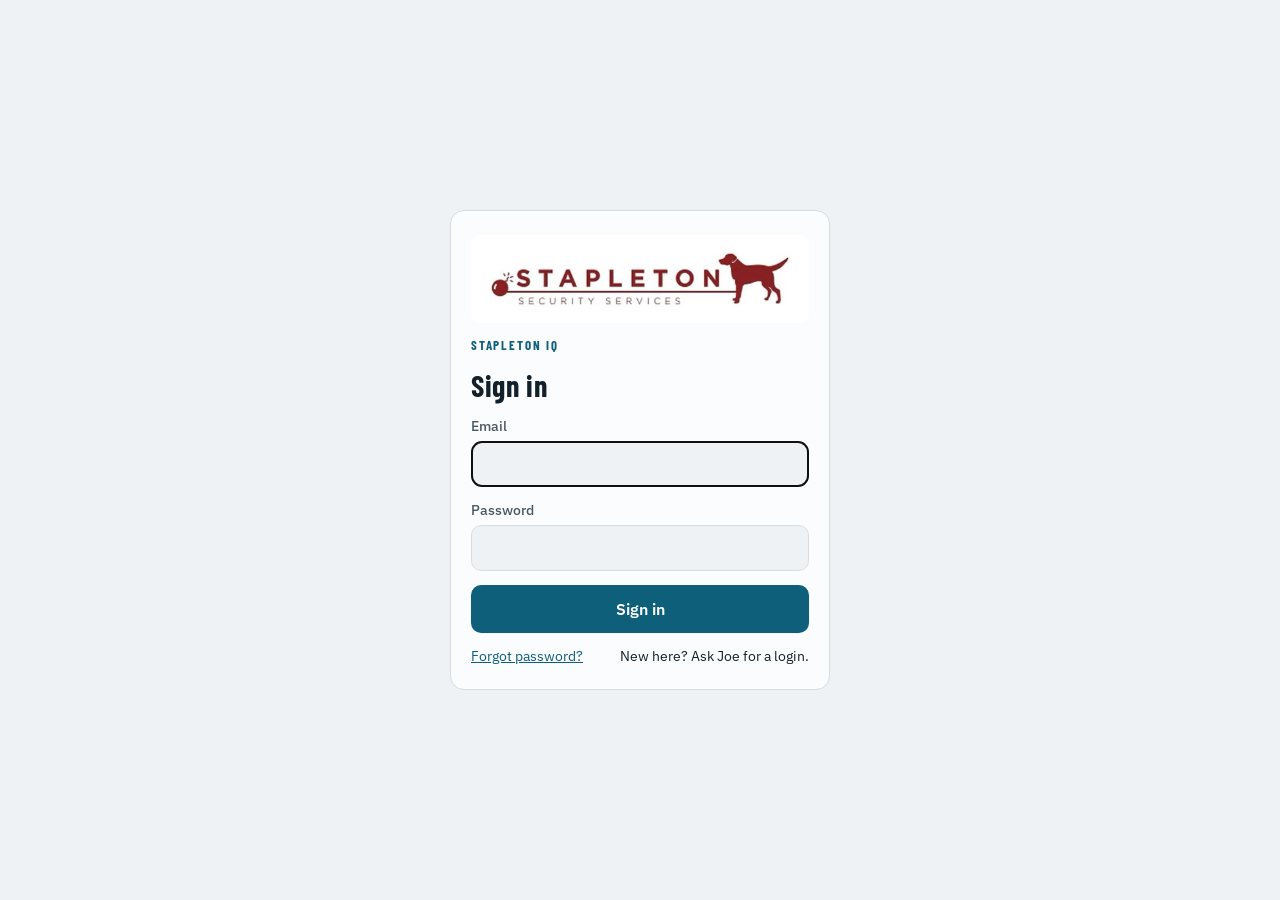
<file: gear-stickers.html>
<!doctype html>
<html lang="en">
<head>
<meta charset="utf-8">
<meta name="viewport" content="width=device-width, initial-scale=1, viewport-fit=cover">
<title>IQ Equipment Stickers</title>
<meta name="description" content="Printable QR stickers for equipment sign-out.">
<meta name="theme-color" content="#0d5f7a">
<link rel="icon" href="/icons/icon-192.png">
<link rel="stylesheet" href="/css/common.css">
<link rel="stylesheet" href="/css/gear.css">
<link rel="preconnect" href="https://fonts.googleapis.com">
<link rel="stylesheet" href="https://fonts.googleapis.com/css2?family=Barlow+Condensed:wght@600;700&family=IBM+Plex+Sans:wght@400;500;600&display=swap">
<style>
main { max-width: 900px; }
.sheet { display: grid; grid-template-columns: repeat(auto-fill, minmax(200px, 1fr)); gap: 16px; margin-top: 16px; }
.sticker { background: #fff; color: #12202b; border: 1px dashed #b9c4cc; border-radius: 10px; padding: 12px 12px 10px; display: grid; justify-items: center; gap: 2px; break-inside: avoid; }
.sticker .k { font-family: var(--f-display); font-weight: 700; letter-spacing: .14em; text-transform: uppercase; font-size: 13px; color: #0d5f7a; }
.sticker svg { width: 100%; max-width: 180px; height: auto; }
.sticker b { font-family: var(--f-display); font-size: 34px; letter-spacing: .04em; line-height: 1; }
.sticker small { font-size: 11px; color: #4a5864; text-align: center; }
@media print {
  .iq-bar, .noprint { display: none !important; }
  body { background: #fff; }
  main { padding: 0; max-width: none; }
  .sheet { grid-template-columns: repeat(3, 1fr); gap: 0.25in; margin: 0; }
}
</style>
</head>
<body>
<main>
  <div class="noprint">
    <h1>Equipment QR stickers</h1>
    <p class="sub">One sticker per unit. Scanning it with a phone camera opens that unit's sign-out / return page (after signing in once on that phone).</p>
    <div class="links"><button class="primary" type="button" onclick="print()">Print</button> <a class="link" href="/gear">Back to equipment</a></div>
  </div>
  <div class="sheet" id="sheet"></div>
  <p class="msg bad" id="err"></p>
</main>
<script src="/js/supabase.js"></script>
<script src="/js/qrcode.js"></script>
<script src="/js/app.js"></script>
<script>
(async () => {
  const bar = IQ.topbar("gear");
  try { await IQ.requireLogin({ staff: true, bar }); } catch { return; }
  let data;
  try { data = await IQ.rpc("web_gear_list"); } catch (e) { document.getElementById("err").textContent = IQ.explain(e); return; }
  document.getElementById("sheet").replaceChildren(...data.items.map((it) => {
    const url = location.origin + "/g/" + encodeURIComponent(it.code);
    const qr = qrcode(0, "M"); qr.addData(url); qr.make();
    const d = document.createElement("div"); d.className = "sticker";
    d.innerHTML = "<span class=k></span>" + qr.createSvgTag({ cellSize: 6, margin: 2, scalable: true }) + "<b></b><small>Scan to sign out or return</small>";
    d.querySelector(".k").textContent = (it.kind === "OpenGate" ? "CEIA " : "") + it.kind + " · Stapleton";
    d.querySelector("b").textContent = it.serial;
    return d;
  }));
})();
</script>
</body>
</html>
</file>
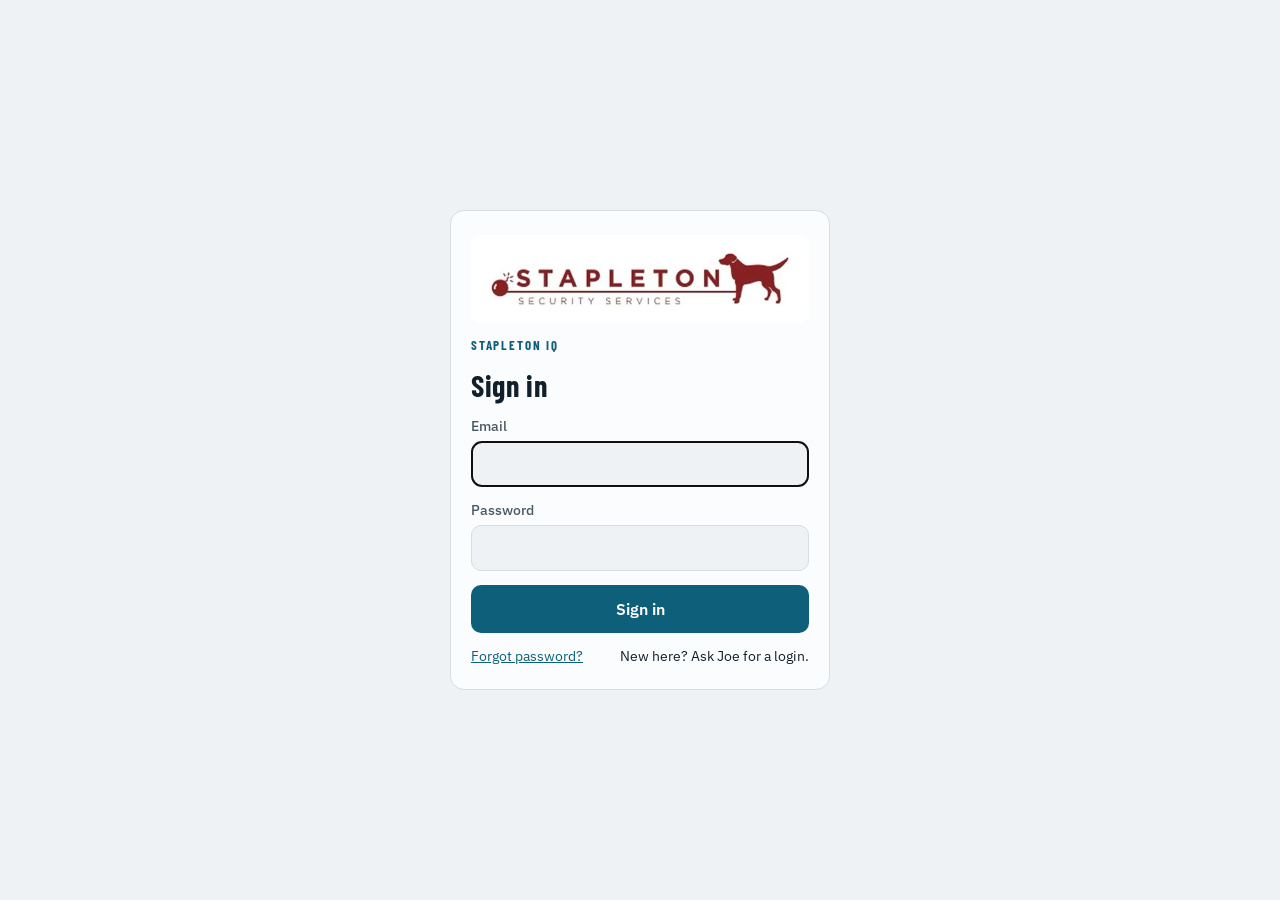
<file: gear.html>
<!doctype html>
<html lang="en">
<head>
<meta charset="utf-8">
<meta name="viewport" content="width=device-width, initial-scale=1, viewport-fit=cover">
<title>IQ Equipment</title>
<meta name="description" content="Where every piece of equipment is, what's still missing from an event, and each unit's history.">
<meta name="theme-color" content="#0d5f7a">
<link rel="manifest" href="/manifest.webmanifest">
<link rel="icon" href="/icons/icon-192.png">
<link rel="apple-touch-icon" href="/icons/apple-touch-icon.png">
<meta name="apple-mobile-web-app-capable" content="yes">
<meta name="mobile-web-app-capable" content="yes">
<meta name="apple-mobile-web-app-title" content="Stapleton IQ">
<link rel="stylesheet" href="/css/common.css">
<link rel="stylesheet" href="/css/gear.css">
<link rel="preconnect" href="https://fonts.googleapis.com">
<link rel="stylesheet" href="https://fonts.googleapis.com/css2?family=Barlow+Condensed:wght@600;700&family=IBM+Plex+Sans:wght@400;500;600&display=swap">
<style>
.list { display: grid; gap: 8px; }
.list a { display: flex; align-items: center; gap: 12px; padding: 10px 12px; border: 1px solid var(--line); border-radius: 10px; background: var(--bg); color: var(--ink); text-decoration: none; }
.list a .name { flex: 1; font-weight: 600; }
.list a .name small { display: block; font-weight: 400; color: var(--ink-3); font-size: 13px; }
.big-num { font-family: var(--f-display); font-size: 40px; line-height: 1; }
.check { display: flex; gap: 20px; margin: 4px 0 12px; }
.check div small { display: block; font-size: 12px; text-transform: uppercase; letter-spacing: .06em; color: var(--ink-3); }
.missing { color: var(--bad); } .back { color: var(--good); }
</style>
</head>
<body>
<main>
  <h1>Equipment</h1>
  <p class="sub">Scan a unit's QR sticker to sign it out or return it. This page shows where everything is.</p>

  <div class="panel">
    <h2>Load-out check</h2>
    <label class="f" style="margin-top:0">Event
      <select id="ev"><option value="">Pick an event…</option></select>
    </label>
    <p class="sub" id="evNote" style="margin:8px 0 0"></p>
    <div id="checkOut" hidden>
      <div class="check" style="margin-top:12px">
        <div><span class="big-num" id="nOut">0</span><small>Went out</small></div>
        <div class="back"><span class="big-num" id="nBack">0</span><small>Back</small></div>
        <div class="missing"><span class="big-num" id="nMiss">0</span><small>Still missing</small></div>
      </div>
      <p class="sub" id="bat" style="margin:0 0 4px"></p>
      <p class="sub" id="ext" style="margin:0 0 12px"></p>
      <div class="list" id="checkList"></div>
      <div class="links"><a class="link" id="sheetLink" href="#">Sign-out sheet for this event (print or save as PDF)</a></div>
    </div>
  </div>

  <div class="panel">
    <h2>All equipment</h2>
    <div class="list" id="all"></div>
    <div class="links" id="stickLinks" hidden><a class="link" href="/gear-stickers">Print QR stickers</a></div>
  </div>
  <p class="msg bad" id="err"></p>
</main>
<script src="/js/supabase.js"></script>
<script src="/js/app.js"></script>
<script src="/js/gear.js"></script>
<script>
(async () => {
  const $ = (id) => document.getElementById(id);
  const bar = IQ.topbar("gear");
  let me; try { me = await IQ.requireLogin({ field: true, bar }); } catch { return; }
  $("stickLinks").hidden = !me.staff;
  let data;
  try { data = await IQ.rpc("web_gear_list"); } catch (e) { $("err").textContent = IQ.explain(e); return; }

  const line = (it, sub, tagCls, tagTxt) => {
    const a = document.createElement("a"); a.href = "/g/" + encodeURIComponent(it.code);
    a.innerHTML = `<span class="name"><span data-t="n"></span><small data-t="s"></small></span><span class="tag ${tagCls}">${tagTxt}</span>`;
    GEAR.fill(a, { n: it.kind + " " + it.serial, s: sub }); return a;
  };
  $("all").replaceChildren(...data.items.map((it) => it.state === "out"
    ? line(it, (it.event_name || "") + " · " + (it.by_name || "") + " · " + GEAR.when(it.at), it.flag_damaged ? "dmg" : "out", it.flag_damaged ? "Out · damaged" : "Out")
    : line(it, it.at ? "Back " + GEAR.when(it.at) : "In storage", it.flag_damaged ? "dmg" : "in", it.flag_damaged ? "Damaged" : "In")));

  const sel = $("ev");
  data.event_names.forEach((n) => sel.appendChild(Object.assign(document.createElement("option"), { value: n, textContent: n })));
  // Start on the event that has gear out right now (newest first), so there's nothing to pick.
  const outNow = data.items.filter((it) => it.state === "out" && it.event_name).sort((a, b) => (b.at || "").localeCompare(a.at || ""));
  if (outNow.length && data.event_names.includes(outNow[0].event_name)) sel.value = outNow[0].event_name;
  $("evNote").textContent = outNow.length ? "" : "Nothing is signed out right now. Pick a past event to check it.";
  if (!data.event_names.length) $("evNote").textContent = "Nothing has been signed out yet. Once gates go out, this shows what came back.";
  sel.onchange = check; check();

  async function check() {
    const ev = sel.value; $("checkOut").hidden = !ev; if (!ev) return;
    $("sheetLink").href = "/gear-sheet?event=" + encodeURIComponent(ev);
    let moves;
    try { moves = await IQ.rpc("web_gear_history", { p_event_name: ev }); } catch (e) { $("err").textContent = IQ.explain(e); return; }
    // For each unit that went out to this event: is it back since?
    const per = new Map();
    moves.forEach((m) => {
      const p = per.get(m.code) || { code: m.code, kind: m.kind, serial: m.serial, out: null, back: null, dmg: false };
      if (m.action === "out") { p.out = m; p.back = null; } else if (p.out) p.back = m;
      if (m.condition === "damaged") p.dmg = true;
      per.set(m.code, p);
    });
    const rows = [...per.values()].filter((p) => p.out);
    const miss = rows.filter((p) => !p.back), back = rows.filter((p) => p.back);
    // Batteries: add up each sign-out / return sheet once.
    const sheets = new Map(); moves.forEach((m) => m.batch && sheets.set(m.batch_id, { action: m.action, ...m.batch }));
    const sum = (a) => [...sheets.values()].filter((b) => b.action === a && b.batteries != null).reduce((t, b) => t + b.batteries, 0);
    const bOut = sum("out"), bBack = sum("back");
    $("bat").textContent = [...sheets.values()].some((b) => b.batteries != null)
      ? `Batteries: ${bOut} went out, ${bBack} back` + (bOut > bBack ? `, ${bOut - bBack} still missing.` : ".") : "";
    $("bat").style.color = bOut > bBack ? "var(--bad)" : "";
    // Other gear (table, wand, baskets): went out on any sheet, came back on any return sheet.
    const xo = {}, xb = {};
    sheets.forEach((b) => Object.entries(GEAR.xmap(b.extras)).forEach(([n, q]) => { const t = b.action === "out" ? xo : xb; t[n] = (t[n] || 0) + q; }));
    const xMiss = Object.keys(xo).filter((n) => (xb[n] || 0) < xo[n]);
    $("ext").textContent = Object.keys(xo).length ? Object.keys(xo).map((n) =>
      `${n}: ${xo[n]} out, ${xb[n] || 0} back` + ((xb[n] || 0) < xo[n] ? ` (${xo[n] - (xb[n] || 0)} missing)` : "")).join(" · ") : "";
    $("ext").style.color = xMiss.length ? "var(--bad)" : "";
    $("nOut").textContent = rows.length; $("nBack").textContent = back.length; $("nMiss").textContent = miss.length;
    $("checkList").replaceChildren(
      ...miss.map((p) => line(p, "Signed out by " + p.out.by_name + " · " + GEAR.when(p.out.at), "dmg", "Missing")),
      ...back.map((p) => line(p, "Returned by " + p.back.by_name + " · " + GEAR.when(p.back.at) + (p.dmg ? " · damaged" : ""), p.dmg ? "dmg" : "in", p.dmg ? "Back · damaged" : "Back")));
  }
})();
</script>
</body>
</html>
</file>
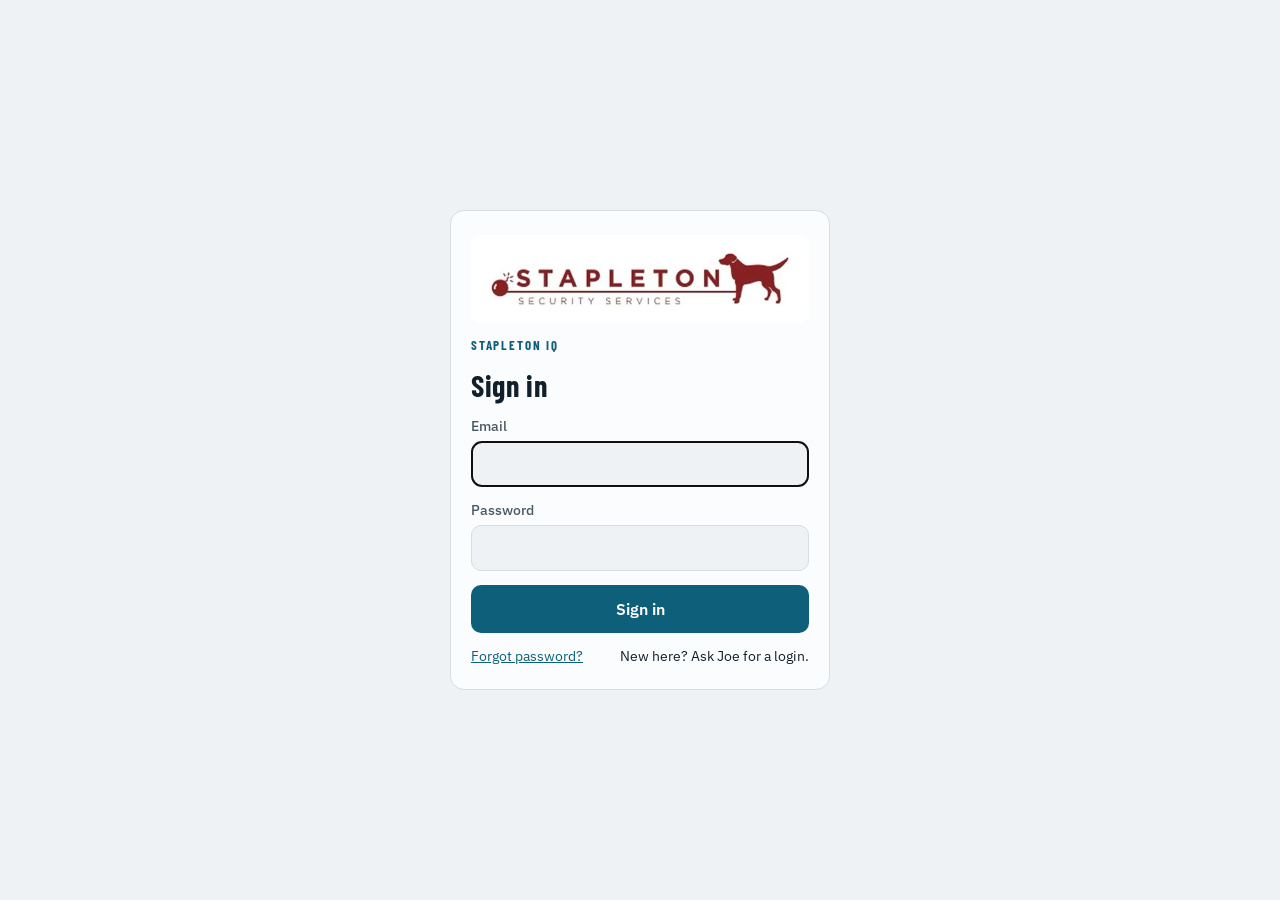
<file: scan.html>
<!doctype html>
<html lang="en">
<head>
<meta charset="utf-8">
<meta name="viewport" content="width=device-width, initial-scale=1, viewport-fit=cover">
<title>IQ Equipment Scan</title>
<meta name="description" content="Sign a piece of equipment out or back in by scanning its QR sticker.">
<meta name="theme-color" content="#0d5f7a">
<link rel="manifest" href="/manifest.webmanifest">
<link rel="icon" href="/icons/icon-192.png">
<link rel="apple-touch-icon" href="/icons/apple-touch-icon.png">
<meta name="apple-mobile-web-app-capable" content="yes">
<meta name="mobile-web-app-capable" content="yes">
<meta name="apple-mobile-web-app-title" content="Stapleton IQ">
<link rel="stylesheet" href="/css/common.css">
<link rel="stylesheet" href="/css/gear.css">
<link rel="preconnect" href="https://fonts.googleapis.com">
<link rel="stylesheet" href="https://fonts.googleapis.com/css2?family=Barlow+Condensed:wght@600;700&family=IBM+Plex+Sans:wght@400;500;600&display=swap">
</head>
<body>
<main>
  <h1 id="title">Equipment</h1>
  <p class="sub" id="kind">&nbsp;</p>
  <div id="banner" class="banner" hidden></div>

  <form id="form" class="panel" hidden novalidate>
    <h2 id="formTitle">Sign out</h2>
    <label class="f">Event
      <select name="evsel"></select>
    </label>
    <label class="f" id="evOtherBox" hidden>Event or job name (not in the list)
      <input type="text" name="evother" autocomplete="off" maxlength="200" placeholder="e.g. Smith wedding, Miami Beach">
    </label>
    <label class="f">Location
      <input type="text" name="location" autocomplete="off" maxlength="200" placeholder="Where the gates are going, e.g. Hall B, main entrance">
    </label>
    <div class="two">
      <label class="f">Date out<input type="date" name="dateout"></label>
      <label class="f"><span id="backLbl">Date back</span><input type="date" name="dateback"></label>
    </div>
    <label class="f"><span id="batLbl">Batteries taken</span>
      <span class="stepper"><button type="button" data-d="-1" aria-label="One less">−</button><input type="number" name="batteries" inputmode="numeric" min="0" max="500" value="0"><button type="button" data-d="1" aria-label="One more">+</button></span>
    </label>
    <div class="f" style="margin-top:12px"><span id="extLbl" class="flbl">Also taking</span>
      <div class="extras" id="extras"></div>
    </div>
    <label class="f" id="nameBox" hidden>Your full name (asked once, then it's signed for you every time)
      <input type="text" name="fullname" autocomplete="name" maxlength="80" placeholder="e.g. Joe Cooney">
    </label>
    <div class="who"><span id="whoLbl">Taken out by</span><b id="whoName"></b></div>
    <h2 style="margin-top:16px" id="itemsTitle">Units</h2>
    <div class="items" id="items"></div>
    <p class="msg" id="msg" role="status"></p>
    <button class="primary big" type="submit" id="go" style="margin-top:14px">Sign out</button>
  </form>

  <div id="done" class="panel" hidden>
    <h2>Saved</h2>
    <p id="doneTxt" style="margin:0;font-size:17px;line-height:1.4"></p>
    <div class="links">
      <a class="link" id="sheetLink" href="#">Sign-out sheet for this event (print or save as PDF)</a>
      <a class="link" href="/gear">All equipment</a>
    </div>
  </div>
  <div class="links" id="sopLinkBox" hidden><a class="link" href="#" id="sopLink">Read the SOP</a></div>

  <div class="panel" id="histPanel" hidden>
    <h2 id="histTitle">History for this unit</h2>
    <ul class="hist" id="hist"></ul>
  </div>
  <p class="msg bad" id="err"></p>
</main>
<script src="/js/supabase.js"></script>
<script src="/js/app.js"></script>
<script src="/js/gear.js"></script>
<script src="/js/sop.js"></script>
<script>
(async () => {
  const $ = (id) => document.getElementById(id);
  const bar = IQ.topbar("gear");
  try { await IQ.requireLogin({ field: true, bar }); } catch { return; }
  const code = decodeURIComponent((location.pathname.match(/^\/g\/([^/]+)/) || [])[1] || new URLSearchParams(location.search).get("code") || "");
  if (!code) { location.replace("/gear"); return; }
  const today = () => { const d = new Date(); d.setMinutes(d.getMinutes() - d.getTimezoneOffset()); return d.toISOString().slice(0, 10); };
  const OTHER = "__other__";

  let data;
  async function load() {
    try { data = await IQ.rpc("web_gear_item", { p_code: code }); }
    catch (e) { $("err").textContent = /unknown_item/.test(e.message) ? "This sticker isn't in the system (" + code + "). Ask Joe to add it." : IQ.explain(e); return false; }
    return true;
  }
  if (!(await load())) return;
  draw();

  function banner() {
    const it = data.item, out = it.state === "out", b = $("banner"), lo = data.last_out || {};
    b.hidden = false;
    b.className = "banner " + (it.flag_damaged ? "dmg" : out ? "out" : "in");
    b.innerHTML = out
      ? `<b>Gate ${"<span data-t=s></span>"} is signed out</b>To <span data-t="ev"></span>${lo.location ? " (<span data-t=loc></span>)" : ""} by <span data-t="by"></span>, ${GEAR.when(it.at)}.`
      : `<b>Gate <span data-t=s></span> is in storage</b>${it.at ? "Returned by <span data-t=by></span>, " + GEAR.when(it.at) + "." : "Not signed out yet."}`;
    GEAR.fill(b, { s: it.serial, ev: it.event_name, by: it.by_name, loc: lo.location });
    if (it.flag_damaged) {
      const p = document.createElement("div"); p.style.marginTop = "6px"; p.style.color = "var(--bad)"; p.style.fontWeight = "600";
      p.textContent = "Reported damaged" + (it.note ? ": " + it.note : ". See history below.");
      b.appendChild(p);
    }
  }

  function draw() {
    const it = data.item, out = it.state === "out", lo = data.last_out || {};
    document.title = (out ? "Return " : "Sign out ") + it.kind + "s · Stapleton IQ";
    $("title").textContent = (out ? "Return " : "Sign out ") + it.kind + "s";
    $("kind").textContent = "You scanned gate " + it.serial + ". Tick any other gates below that go with it.";
    $("histTitle").textContent = "History for gate " + it.serial;
    banner();

    const action = out ? "back" : "out";
    const f = $("form"); f.hidden = false;
    $("formTitle").textContent = out ? "Return" : "Sign out";
    $("go").textContent = out ? "Return" : "Sign out";
    $("whoLbl").textContent = out ? "Returned by" : "Taken out by";
    $("whoName").textContent = data.needs_name ? "(your name)" : (data.my_name || "you");
    $("nameBox").hidden = !data.needs_name;
    f.fullname.oninput = () => { $("whoName").textContent = f.fullname.value.trim() || "(your name)"; };

    // Event: IQ events, then names typed before, then "Not listed".
    const names = [];
    data.events.forEach((e) => { if (!names.includes(e.name)) names.push(e.name); });
    data.event_names.forEach((n) => { if (!names.includes(n)) names.push(n); });
    const sel = f.evsel;
    sel.replaceChildren(Object.assign(document.createElement("option"), { value: "", textContent: "Pick the event…" }),
      ...names.map((n) => Object.assign(document.createElement("option"), { value: n, textContent: n })),
      Object.assign(document.createElement("option"), { value: OTHER, textContent: "Not listed: type it in" }));
    const start = out ? (it.event_name || "") : (data.suggested_event || "");
    if (start && !names.includes(start)) { sel.value = OTHER; f.evother.value = start; } else sel.value = start;
    const venueOf = (n) => (data.events.find((e) => e.name === n) || {}).venue || "";
    const syncEv = () => { $("evOtherBox").hidden = sel.value !== OTHER; };
    sel.onchange = () => { syncEv(); if (sel.value === OTHER) f.evother.focus(); else if (!f.location.dataset.typed) f.location.value = venueOf(sel.value); };
    syncEv();
    f.location.oninput = () => { f.location.dataset.typed = "1"; };
    f.location.value = out ? (lo.location || "") : venueOf(sel.value);

    // Dates and batteries
    f.dateout.value = out ? (lo.date_out || "") : today();
    f.dateback.value = out ? today() : "";
    f.dateout.disabled = out;
    $("backLbl").textContent = out ? "Date back" : "Date back (expected, if you know it)";
    $("batLbl").textContent = out ? "Batteries returned" + (lo.batteries != null ? " (" + lo.batteries + " went out)" : "") : "Batteries taken";
    f.batteries.value = out ? (lo.batteries != null ? lo.batteries : 0) : 0;
    // Other gear on this sheet: a 0-10 counter for each. On return, it starts at what went out.
    const wentOut = GEAR.xmap(lo.extras);
    const wentTxt = GEAR.xtext(lo.extras);
    $("extLbl").textContent = out ? "Also coming back" + (wentTxt ? " (went out: " + wentTxt + ")" : "") : "Also taking";
    $("extras").replaceChildren(...GEAR.EXTRAS.map((name) => {
      const r = document.createElement("div"); r.className = "xrow";
      r.innerHTML = '<span class="xname"></span><span class="qty"><button type="button" data-d="-1" aria-label="One less">−</button><b>0</b><button type="button" data-d="1" aria-label="One more">+</button></span>';
      r.querySelector(".xname").textContent = name; r.dataset.name = name;
      const v = r.querySelector("b"), set = (n) => { n = Math.max(0, Math.min(10, n)); v.textContent = n; r.dataset.qty = n; r.classList.toggle("on", n > 0); };
      set(out ? (wentOut[name] || 0) : (GEAR.EXTRA_MIN[name] || 0));
      r.querySelectorAll("button").forEach((bt) => (bt.onclick = () => set(Number(r.dataset.qty) + Number(bt.dataset.d))));
      return r;
    }));
    f.querySelectorAll(".stepper button").forEach((b) => (b.onclick = () => {
      f.batteries.value = Math.max(0, Math.min(500, (parseInt(f.batteries.value, 10) || 0) + Number(b.dataset.d)));
    }));

    $("itemsTitle").textContent = out ? "Gates coming back" : "Gates going out";
    const others = data.same_kind.map((o) => ({ ...o, usable: (o.state === "out") === out }));
    others.sort((a, c) => (c.usable - a.usable) || ((c.event_name === it.event_name) - (a.event_name === it.event_name)));
    const rows = [GEAR.row({ ...it, usable: true }, true, false, "The one you scanned")].concat(others.map((o) =>
      GEAR.row(o, false, !o.usable, o.usable ? null : (o.state === "out" ? "Already out: " + (o.event_name || "") + ", " + (o.by_name || "") : "Already in storage"))));
    $("items").replaceChildren(...rows.map((r) => r.el));

    f.onsubmit = async (e) => {
      e.preventDefault();
      const msg = $("msg"); msg.className = "msg"; msg.textContent = "";
      const bad = (t, el) => { msg.className = "msg bad"; msg.textContent = t; if (el) el.focus(); };
      const ev = sel.value === OTHER ? f.evother.value.trim() : sel.value;
      if (!ev) return bad(sel.value === OTHER ? "Type the event or job name." : "Pick the event (or choose “Not listed” and type it in).", sel.value === OTHER ? f.evother : sel);
      const picked = rows.filter((r) => r.checked());
      if (!picked.length) return bad("Tick at least one gate.");
      if (picked.find((r) => r.value().condition === "damaged" && !r.value().note && !r.value().photo_b64)) return bad("Say what's wrong (or add a photo) for each damaged gate.");
      if (f.dateout.value && f.dateback.value && f.dateback.value < f.dateout.value) return bad("Date back can't be before date out.", f.dateback);
      const fullname = data.needs_name ? f.fullname.value.trim() : "";
      if (data.needs_name && fullname.length < 2) return bad("Type your full name first. You only do this once.", f.fullname);
      const batteries = parseInt(f.batteries.value, 10);
      const sop = action === "out" && window.GEAR_SOP && GEAR_SOP[it.kind];
      if (sop && !(await showSop(it.kind, true))) return bad("Tick “I’ve read and understand the SOP” to sign out.");
      $("go").disabled = true; $("go").textContent = "Saving…";
      try {
        if (fullname) { await IQ.rpc("web_set_my_name", { p_name: fullname }); data.needs_name = false; $("nameBox").hidden = true; }
        const extras = [...$("extras").querySelectorAll(".xrow")].map((r) => ({ name: r.dataset.name, qty: Number(r.dataset.qty) })).filter((x) => x.qty > 0);
        const res = await IQ.rpc("web_gear_save", { p: {
          action, event_name: ev, location: f.location.value.trim(), batteries: isNaN(batteries) ? null : batteries, extras,
          date_out: f.dateout.value || null, date_back: f.dateback.value || null, sop_read: sop ? sop.version : null, items: picked.map((r) => r.value()) } });
        const dmg = picked.filter((r) => r.value().condition === "damaged").length;
        $("doneTxt").textContent = `${picked.length} ${it.kind}${picked.length > 1 ? "s" : ""} (${picked.map((r) => r.serial).join(", ")}) ` +
          `${action === "out" ? "signed out to" : "returned from"} ${ev}` + (isNaN(batteries) || !batteries ? "" : `, ${batteries} batter${batteries === 1 ? "y" : "ies"}`) + (extras.length ? ", plus " + GEAR.xtext(extras).toLowerCase() : "") +
          `, by ${res.by_name}.` + (dmg ? ` ${dmg} marked damaged.` : "");
        $("sheetLink").href = "/gear-sheet?event=" + encodeURIComponent(ev);
        $("done").hidden = false; f.hidden = true;
        await load(); banner(); history();
      } catch (err) {
        bad(/back_before_out/.test(err.message) ? "Date back can't be before date out." : /bad_date/.test(err.message) ? "Check the dates." : IQ.explain(err));
      } finally { $("go").disabled = false; $("go").textContent = out ? "Return" : "Sign out"; }
    };
    // SOP: link always there; on sign-out it pops up and must be ticked before saving.
    const hasSop = !!(window.GEAR_SOP && GEAR_SOP[it.kind]);
    $("sopLinkBox").hidden = !hasSop;
    $("sopLink").textContent = "Read the " + it.kind + " SOP";
    $("sopLink").onclick = (e) => { e.preventDefault(); showSop(it.kind, false); };
    history();
  }

  function history() {
    $("histPanel").hidden = false;
    GEAR.history($("hist"), data.history, false);
  }
})();
</script>
</body>
</html>
</file>
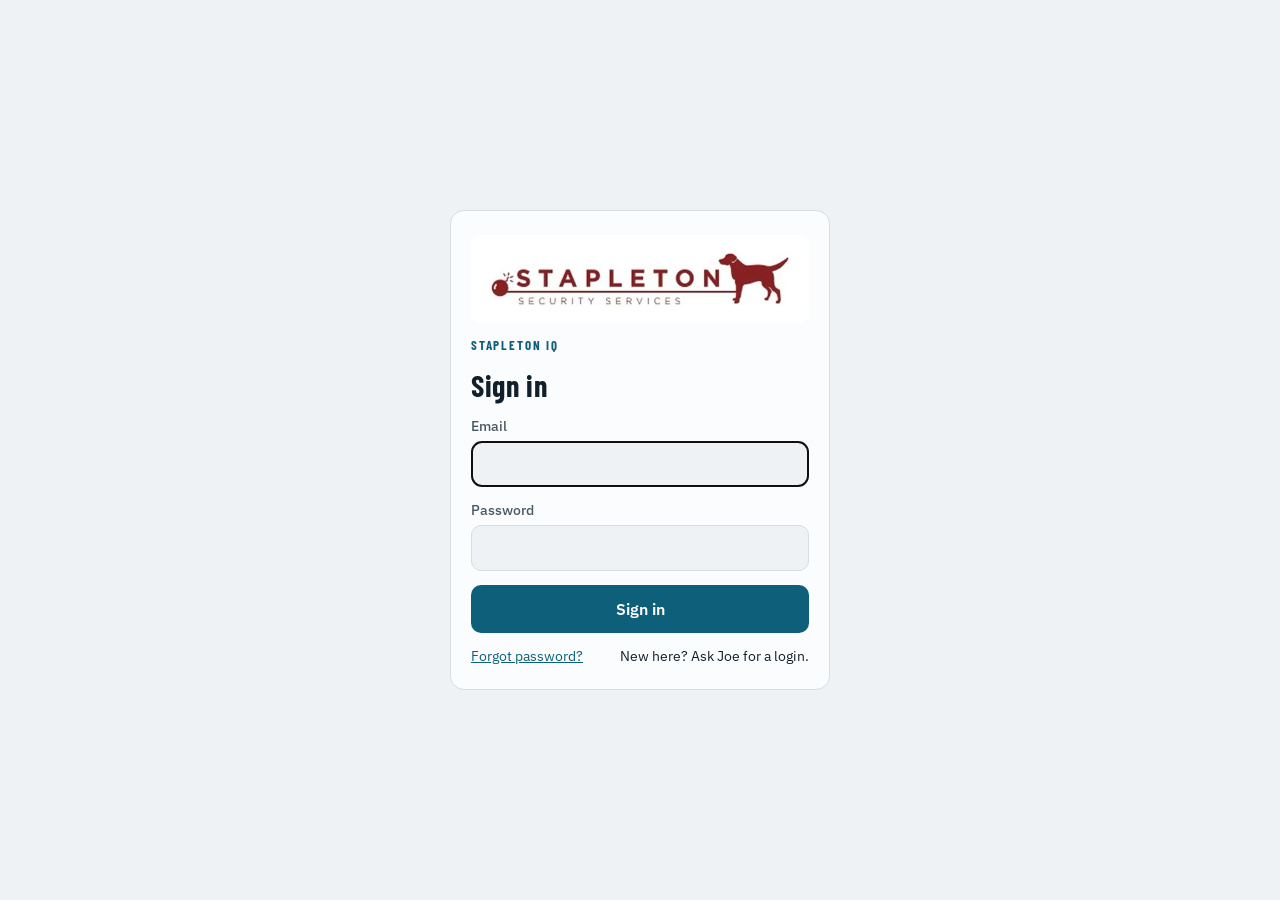
<file: schedule.html>
<!doctype html>
<html lang="en">
<head>
<meta charset="utf-8">
<meta name="viewport" content="width=device-width, initial-scale=1, viewport-fit=cover">
<title>IQ Schedule</title>
<meta name="description" content="Every Stapleton event: dates, client, services, lead, staffing and threat level.">
<meta name="theme-color" content="#0d5f7a">
<link rel="manifest" href="/manifest.webmanifest">
<link rel="icon" href="/icons/icon-192.png">
<link rel="apple-touch-icon" href="/icons/apple-touch-icon.png">
<meta name="apple-mobile-web-app-capable" content="yes">
<meta name="mobile-web-app-capable" content="yes">
<meta name="apple-mobile-web-app-title" content="Stapleton IQ">
<link rel="stylesheet" href="/css/common.css">
<link rel="stylesheet" href="/css/gear.css">
<link rel="preconnect" href="https://fonts.googleapis.com">
<link rel="stylesheet" href="https://fonts.googleapis.com/css2?family=Barlow+Condensed:wght@600;700&family=IBM+Plex+Sans:wght@400;500;600&display=swap">
<style>
main { max-width: 980px; }
.head { display: flex; align-items: center; gap: 12px; }
.head h1 { flex: 1; margin: 0; }
.head button { min-height: 44px; padding: 0 20px; font-size: 16px; }
.sum { display: flex; flex-wrap: wrap; align-items: center; gap: 6px 12px; margin-top: 10px; font-size: 15px; color: var(--ink-2); }
.sum b { color: var(--ink); }
.sum .need { min-height: 34px; padding: 4px 12px; border-radius: 999px; font-size: 14px; font-weight: 600; border: 1px solid color-mix(in srgb, var(--bad) 45%, var(--line)); background: color-mix(in srgb, var(--bad) 10%, var(--panel)); color: var(--bad); }
.sum .need[aria-pressed="true"] { background: var(--bad); border-color: var(--bad); color: #fff; }
.sum .ok { color: var(--good); font-weight: 600; }
dialog.menu .body { display: grid; gap: 8px; padding-top: 12px; padding-bottom: 12px; }
dialog.menu .opt { display: block; text-align: left; padding: 12px 14px; min-height: 0; }
dialog.menu .opt b { display: block; font-size: 17px; }
dialog.menu .opt small { display: block; font-weight: 400; font-size: 14px; color: var(--ink-2); margin-top: 2px; }
.tiles { display: grid; grid-template-columns: repeat(auto-fit, minmax(120px, 1fr)); gap: 8px; margin-top: 14px; }
.tile2 { background: var(--panel); border: 1px solid var(--line); border-radius: 12px; padding: 10px 12px; }
.tile2 b { font-family: var(--f-display); font-size: 34px; line-height: 1; display: block; }
.tile2 small { font-size: 12px; text-transform: uppercase; letter-spacing: .06em; color: var(--ink-3); }
.tile2.alert b { color: var(--bad); }
.views { display: flex; margin-top: 14px; }
.views .seg { width: 100%; }
.views .seg button { flex: 1; min-height: 44px; font-size: 15px; }
.views .seg button[aria-pressed="true"] { background: var(--accent); color: var(--accent-ink); }
.month h2 { margin: 18px 0 8px; }
.ev { display: block; width: 100%; text-align: left; border: 1px solid var(--line); border-left: 6px solid var(--ink-3); border-radius: 10px; background: var(--panel);
      padding: 10px 12px; margin-top: 8px; color: var(--ink); font-weight: 400; min-height: 0; cursor: pointer; }
.ev.staffed { border-left-color: var(--good); }
.ev.unstaffed { border-left-color: var(--bad); }
.ev .row1 { display: flex; gap: 10px; align-items: baseline; flex-wrap: wrap; }
.ev .when { font-family: var(--f-display); font-size: 20px; font-weight: 700; letter-spacing: .02em; min-width: 92px; }
.ev .client { font-weight: 600; flex: 1; min-width: 180px; }
.ev .meta { font-size: 14px; color: var(--ink-2); margin-top: 4px; line-height: 1.4; overflow-wrap: anywhere; }
.ev .tags { display: flex; flex-wrap: wrap; gap: 6px; margin-top: 8px; }
.ev:focus-visible { outline: 2px solid var(--accent); outline-offset: 2px; }
.ev .needs { color: var(--bad); font-weight: 600; font-size: 14px; margin-top: 6px; }
.ev .quick { display: flex; flex-wrap: wrap; align-items: center; gap: 6px; margin-top: 8px; }
.ev .quick span { font-size: 13px; color: var(--ink-2); }
.ev .quick button { min-height: 36px; padding: 4px 12px; font-size: 14px; }
.ev .quick button.st { border-color: var(--good); color: var(--good); }
.tag.svc { background: color-mix(in srgb, var(--accent) 15%, transparent); color: var(--accent); }
.tag.blank { background: color-mix(in srgb, var(--ink-3) 15%, transparent); color: var(--ink-3); }
.tag.med { background: color-mix(in srgb, var(--warn) 18%, transparent); color: var(--warn); }
.empty { color: var(--ink-3); margin-top: 18px; }
/* calendar */
.calhead { display: flex; align-items: center; gap: 8px; margin-top: 14px; }
.calhead b { flex: 1; text-align: center; font-family: var(--f-display); font-size: 24px; letter-spacing: .02em; }
.calhead button { min-height: 44px; min-width: 52px; padding: 0 12px; }
.cal { display: grid; grid-template-columns: repeat(7, minmax(0, 1fr)); gap: 3px; margin-top: 8px; }
.cal .dow { font-size: 11px; text-transform: uppercase; letter-spacing: .06em; color: var(--ink-3); text-align: center; padding: 4px 0; }
.day { min-height: 74px; background: var(--panel); border: 1px solid var(--line); border-radius: 8px; padding: 3px; font-size: 12px; cursor: pointer; overflow: hidden; display: flex; flex-direction: column; align-items: stretch; justify-content: flex-start; gap: 2px; text-align: left; color: var(--ink); font-weight: 400; min-width: 0; }
.day.out { opacity: .4; }
.day.today { border-color: var(--accent); box-shadow: inset 0 0 0 1px var(--accent); }
.day.sel { background: color-mix(in srgb, var(--accent) 12%, var(--panel)); }
.day .n { font-weight: 600; font-size: 12px; color: var(--ink-2); }
.day .chip2 { display: block; border-radius: 4px; padding: 1px 4px; white-space: nowrap; overflow: hidden; text-overflow: ellipsis; background: color-mix(in srgb, var(--ink-3) 18%, transparent); font-size: 11px; line-height: 1.35; }
.day .chip2.staffed { background: color-mix(in srgb, var(--good) 22%, transparent); }
.day .chip2.unstaffed { background: color-mix(in srgb, var(--bad) 22%, transparent); }
@media (max-width: 560px) { .day { min-height: 56px; } .day .pw { font-size: 10px; padding: 0 2px; border-left-width: 2px; } .cal .day .pw .lg { display: none; } .cal .day .pw .sm { display: inline; } .day .pw i { margin-right: 2px; } .day .chip2 { font-size: 0; height: 7px; padding: 0; background: color-mix(in srgb, var(--ink-3) 55%, transparent); }
  .day .chip2.staffed { background: var(--good); } .day .chip2.unstaffed { background: var(--bad); } }
/* one colour per person, used on the calendar and in Who's where */
:root { --joe: #2f6fde; --paul: #8b46d6; --kievon: #d4691c; }
.p-joe { --pc: var(--joe); } .p-paul { --pc: var(--paul); } .p-kievon { --pc: var(--kievon); }
.who .ph { color: var(--pc); }
.day .pw { display: block; white-space: nowrap; overflow: hidden; text-overflow: ellipsis; font-size: 11px; line-height: 1.3; padding: 0 3px; border-left: 3px solid var(--pc);
  background: color-mix(in srgb, var(--pc) 12%, transparent); border-radius: 0 3px 3px 0; color: var(--ink); }
.day .pw .sm { display: none; }
.day .pw i { font-style: normal; font-weight: 700; color: var(--pc); margin-right: 3px; }
.daywho { display: grid; gap: 6px; margin: 6px 0 4px; }
.daywho div { display: flex; gap: 10px; align-items: baseline; padding: 8px 10px; border-radius: 8px; border-left: 5px solid var(--pc); background: color-mix(in srgb, var(--pc) 10%, var(--panel)); }
.daywho b { color: var(--pc); min-width: 56px; }
.legend i.p-joe, .legend i.p-paul, .legend i.p-kievon { background: var(--pc); }
.legend { display: flex; flex-wrap: wrap; gap: 6px 14px; font-size: 13px; color: var(--ink-2); margin-top: 8px; }
.legend i { display: inline-block; width: 10px; height: 10px; border-radius: 3px; margin-right: 5px; vertical-align: -1px; background: color-mix(in srgb, var(--ink-3) 40%, transparent); }
.legend i.s { background: var(--good); } .legend i.u { background: var(--bad); }
/* dialogs */
dialog.ed { border: 1px solid var(--line); border-radius: 14px; background: var(--panel); color: var(--ink); padding: 0; width: min(620px, calc(100vw - 24px)); max-height: calc(100dvh - 24px); }
dialog.ed::backdrop { background: rgba(0, 0, 0, .55); }
dialog.ed form { display: flex; flex-direction: column; max-height: calc(100dvh - 26px); }
dialog.ed h3 { font-family: var(--f-display); font-size: 26px; margin: 0; padding: 16px 16px 0; letter-spacing: .02em; }
dialog.ed .body { overflow-y: auto; padding: 0 16px 4px; }
dialog.ed .btns { display: flex; gap: 10px; padding: 14px 16px 16px; flex-wrap: wrap; border-top: 1px solid var(--line); }
dialog.ed .btns button { flex: 1; }
dialog.ed .btns .rm { flex: 0 0 auto; color: var(--bad); }
.svcs { display: flex; flex-wrap: wrap; gap: 8px; margin-top: 6px; }
.pick { display: flex; flex-wrap: wrap; gap: 6px; margin-top: 6px; }
.pick button { min-height: 42px; padding: 6px 14px; font-size: 15px; font-weight: 500; }
.pick button[aria-pressed="true"] { background: var(--accent); border-color: var(--accent); color: var(--accent-ink); font-weight: 600; }
.pick button[aria-pressed="true"].u, .pick button[aria-pressed="true"].h { background: var(--bad); border-color: var(--bad); color: #fff; }
.pick button[aria-pressed="true"].s, .pick button[aria-pressed="true"].l { background: var(--good); border-color: var(--good); color: #fff; }
.pick.threat button { min-width: 44px; padding: 6px 0; }
.pick.threat button[data-val=""] { padding: 6px 12px; }
.pick button[aria-pressed="true"].m { background: var(--warn); border-color: var(--warn); color: #fff; }
.chg { margin: 12px 0 0; padding: 10px 12px; border-radius: 10px; background: color-mix(in srgb, var(--accent, #2563eb) 12%, transparent); font-size: 14px; }
.byline { font-size: 13px; color: var(--ink-3); margin: 12px 0 0; }
.drop { border: 2px dashed var(--line); border-radius: 12px; padding: 18px; text-align: center; margin-top: 12px; color: var(--ink-2); }
.drop label { color: var(--accent); font-weight: 600; cursor: pointer; }
.drop input { display: none; }
.prev { display: grid; gap: 6px; margin-top: 12px; }
.prev div { border: 1px solid var(--line); border-radius: 8px; padding: 8px 10px; font-size: 14px; background: var(--bg); }
.prev div.skip { opacity: .55; }
.prev small { display: block; color: var(--ink-3); }
.prev .found { display: grid; gap: 8px; }
.prev .found button { justify-self: start; min-height: 40px; padding: 6px 14px; }
/* who's where */
.wkhint { font-size: 14px; color: var(--ink-2); margin: 6px 0 0; text-align: center; }
.linkish { background: none; border: 0; color: var(--accent); font: inherit; font-weight: 600; padding: 0; min-height: 0; cursor: pointer; text-decoration: underline; }
.who { display: grid; grid-template-columns: 74px repeat(3, minmax(0, 1fr)); gap: 4px; margin-top: 10px; }
.who .ph { font-family: var(--f-display); font-size: 20px; font-weight: 700; letter-spacing: .02em; text-align: center; padding: 4px 0; }
.who .dl { display: flex; flex-direction: column; justify-content: center; padding: 4px 2px; line-height: 1.15; }
.who .dl b { font-family: var(--f-display); font-size: 20px; }
.who .dl small { font-size: 11px; text-transform: uppercase; letter-spacing: .06em; color: var(--ink-3); }
.who .dl.today b, .who .dl.today small { color: var(--accent); }
.wc { margin: 0; height: 100%; min-height: 58px; border: 1px solid var(--line); border-radius: 8px; background: var(--panel); color: var(--ink); text-align: left; padding: 6px 8px; font-weight: 400; font-size: 14px; line-height: 1.25; cursor: pointer; display: flex; flex-direction: column; justify-content: center; gap: 2px; min-width: 0; overflow: hidden; }
.wc b { font-weight: 600; overflow-wrap: anywhere; display: -webkit-box; -webkit-line-clamp: 2; -webkit-box-orient: vertical; overflow: hidden; }
.wc small { font-size: 12px; color: var(--ink-2); overflow-wrap: anywhere; display: -webkit-box; -webkit-line-clamp: 2; -webkit-box-orient: vertical; overflow: hidden; }
.wc.k-none { color: var(--ink-3); border-style: dashed; background: transparent; align-items: center; }
.wc.today { box-shadow: inset 0 0 0 1px var(--accent); border-color: var(--accent); }
.k-event { background: color-mix(in srgb, var(--accent) 16%, var(--panel)); border-color: color-mix(in srgb, var(--accent) 45%, var(--line)); }
.k-lead { background: color-mix(in srgb, var(--accent) 7%, var(--panel)); border: 1px dashed var(--accent); }
.k-office { background: color-mix(in srgb, var(--ink-3) 16%, var(--panel)); }
.k-off, .k-vacation { background: color-mix(in srgb, var(--warn) 16%, var(--panel)); border-color: color-mix(in srgb, var(--warn) 40%, var(--line)); }
.k-sick { background: color-mix(in srgb, var(--bad) 14%, var(--panel)); border-color: color-mix(in srgb, var(--bad) 40%, var(--line)); }
.k-other { background: var(--panel); border-color: var(--ink-3); }
.wholeg i { border: 1px solid var(--line); }
.wholeg i.k-event { background: color-mix(in srgb, var(--accent) 45%, var(--panel)); }
.wholeg i.k-lead { background: color-mix(in srgb, var(--accent) 15%, var(--panel)); }
.wholeg i.k-office { background: color-mix(in srgb, var(--ink-3) 45%, var(--panel)); }
.wholeg i.k-off { background: color-mix(in srgb, var(--warn) 50%, var(--panel)); }
.wholeg i.k-sick { background: color-mix(in srgb, var(--bad) 45%, var(--panel)); }
.wholeg i.k-other { background: var(--panel); border-color: var(--ink-3); }
.wholeg i.k-lead { border: 1px dashed var(--accent); }
.wpick button { text-align: left; }
.wpick button small { display: block; font-size: 12px; font-weight: 400; opacity: .85; }
@media (max-width: 560px) { .who { grid-template-columns: 52px repeat(3, minmax(0, 1fr)); gap: 3px; } .wc { font-size: 13px; padding: 5px 6px; } .who .dl b { font-size: 18px; } }
</style>
</head>
<body>
<main>
  <div class="head"><h1>Schedule</h1><button class="primary" id="addMenuBtn" type="button">+ Add</button></div>
  <div class="sum" id="tiles"></div>

  <div class="views"><span class="seg" id="views">
    <button type="button" data-v="who" aria-pressed="true">Who's where</button>
    <button type="button" data-v="up" aria-pressed="false">Upcoming</button>
    <button type="button" data-v="cal" aria-pressed="false">Calendar</button>
    <button type="button" data-v="past" aria-pressed="false">Past</button>
  </span></div>

  <div id="whoView">
    <div class="calhead"><button type="button" id="prevW" aria-label="Previous week">‹</button><b id="wName"></b><button type="button" id="nextW" aria-label="Next week">›</button></div>
    <p class="wkhint">Tap a square to set where someone is that day. <button type="button" class="linkish" id="thisW">Back to this week</button></p>
    <div class="who" id="who"></div>
    <div class="legend wholeg"><span><i class="k-event"></i>Event</span><span><i class="k-lead"></i>Lead on an event (not set yet)</span><span><i class="k-office"></i>Office</span><span><i class="k-off"></i>Day off / vacation</span><span><i class="k-sick"></i>Sick</span><span><i class="k-other"></i>Other</span></div>
  </div>
  <div id="listView" hidden></div>
  <div id="calView" hidden>
    <div class="calhead"><button type="button" id="prevM" aria-label="Previous month">‹</button><b id="mName"></b><button type="button" id="nextM" aria-label="Next month">›</button></div>
    <div class="cal" id="cal"></div>
    <div class="legend"><span><i class="s"></i>Staffed with a lead</span><span><i class="u"></i>Still needs staff or a lead</span><span><i class="p-joe"></i>Joe</span><span><i class="p-paul"></i>Paul</span><span><i class="p-kievon"></i>Kievon</span></div>
    <p class="wkhint">Tap a day to see the events and where everyone is.</p>
    <div id="dayList"></div>
  </div>
  <p class="msg bad" id="err"></p>
</main>

<dialog class="ed menu" id="addMenu">
  <form method="dialog" novalidate>
    <h3>Add events</h3>
    <div class="body">
      <button type="button" class="opt" id="addBtn"><b>Type it in</b><small>Fill in one event yourself</small></button>
      <button type="button" class="opt" id="mailBtn"><b>From an email</b><small>Paste a client's email and AI fills it in, or updates the event you already have</small></button>
      <button type="button" class="opt" id="impBtn"><b>From Excel or Word</b><small>Bring in many events at once from a spreadsheet or a table</small></button>
    </div>
    <div class="btns"><button type="button" id="addMenuClose">Cancel</button></div>
  </form>
</dialog>

<dialog class="ed" id="ed">
  <form method="dialog" novalidate>
    <h3 id="edTitle">Event</h3>
    <div class="body">
      <label class="f">Client<input type="text" name="client" maxlength="200" required></label>
      <div class="two">
        <label class="f">Start date<input type="date" name="start_date" required></label>
        <label class="f">End date (leave blank for one day)<input type="date" name="end_date"></label>
      </div>
      <label class="f">Lead<select name="lead"><option value="">Not set</option><option>Joe</option><option>Kievon</option><option>Paul</option></select></label>
      <span class="flbl" style="display:block;margin-top:12px">Staffing</span>
      <div class="pick" data-f="staffing">
        <button type="button" data-val="">Not set</button><button type="button" class="s" data-val="Staffed">Staffed</button><button type="button" class="u" data-val="Unstaffed">Unstaffed</button>
      </div>
      <span class="flbl" style="display:block;margin-top:12px">Threat level (1 = low, 10 = high)</span>
      <div class="pick threat" data-f="threat_level">
        <button type="button" data-val="">Not set</button><button type="button" class="l" data-val="1">1</button><button type="button" class="l" data-val="2">2</button><button type="button" class="l" data-val="3">3</button><button type="button" class="m" data-val="4">4</button><button type="button" class="m" data-val="5">5</button><button type="button" class="m" data-val="6">6</button><button type="button" class="h" data-val="7">7</button><button type="button" class="h" data-val="8">8</button><button type="button" class="h" data-val="9">9</button><button type="button" class="h" data-val="10">10</button>
      </div>
      <span class="flbl" style="display:block;margin-top:12px">Services requested</span>
      <div class="svcs" id="svcs"></div>
      <label class="f">Times<textarea name="times" maxlength="1000" rows="2"></textarea></label>
      <label class="f">Location<input type="text" name="location" maxlength="300"></label>
      <label class="f">Point of contact<textarea name="contact" maxlength="500" rows="2"></textarea></label>
      <label class="f">Notes<textarea name="notes" maxlength="2000" rows="2"></textarea></label>
      <p class="chg" id="edChg" hidden></p>
      <p class="byline" id="byline"></p>
      <p class="msg bad" id="edErr"></p>
    </div>
    <div class="btns">
      <button type="button" class="rm" id="rmBtn">Remove</button>
      <button type="button" id="cancelBtn">Cancel</button>
      <button type="button" class="primary" id="saveBtn">Save</button>
    </div>
  </form>
</dialog>

<dialog class="ed" id="whoEd">
  <form method="dialog" novalidate>
    <h3 id="whoTitle">Where</h3>
    <div class="body">
      <div id="whoEvBox"><span class="flbl" style="display:block;margin-top:12px">Events that day</span>
      <div class="pick wpick" id="whoEvs"></div></div>
      <span class="flbl" style="display:block;margin-top:12px" id="whoOr">Or</span>
      <div class="pick wpick" id="whoKinds">
        <button type="button" data-kind="office">Office</button><button type="button" data-kind="off">Day off</button><button type="button" data-kind="vacation">Vacation</button><button type="button" data-kind="sick">Sick</button><button type="button" data-kind="other">Something else</button>
      </div>
      <label class="f" id="whoNoteL">Note (optional)<input type="text" id="whoNote" maxlength="200" placeholder="e.g. driving the van, doing the K9 sweep"></label>
      <label class="f">Same for every day through (optional)<input type="date" id="whoTo"></label>
      <p class="byline" id="whoBy"></p>
      <p class="msg bad" id="whoErr"></p>
    </div>
    <div class="btns">
      <button type="button" class="rm" id="whoClear">Clear</button>
      <button type="button" id="whoCancel">Cancel</button>
      <button type="button" class="primary" id="whoSave">Save</button>
    </div>
  </form>
</dialog>

<dialog class="ed" id="mail">
  <form method="dialog" novalidate>
    <h3>Add from an email</h3>
    <div class="body">
      <p class="sub" style="margin-top:8px">Paste the email thread, or pick a saved email (.eml). AI reads it and fills in the event for you to check before saving.</p>
      <label class="f">Email thread<textarea id="mailText" rows="8" maxlength="60000" placeholder="Paste the whole email thread here"></textarea></label>
      <div class="drop"><label>Or choose a saved email<input type="file" id="mailFile" accept=".eml,.txt,message/rfc822,text/plain"></label><br><small id="mailName">.eml or .txt</small></div>
      <p class="msg" id="mailMsg"></p>
      <div class="prev" id="mailPrev"></div>
    </div>
    <div class="btns">
      <button type="button" id="mailCancel">Close</button>
      <button type="button" class="primary" id="mailGo">Read the email</button>
    </div>
  </form>
</dialog>

<dialog class="ed" id="imp">
  <form method="dialog" novalidate>
    <h3>Import events</h3>
    <div class="body">
      <p class="sub" style="margin-top:8px">Pick an Excel, Word or CSV file laid out like the Special Events Security Tracker, with columns such as Date, Client, Point of Contact, Services, Times and Location. In a Word file the events need to be in a table. Or copy the rows in Excel or Google Sheets, header row included, and paste them below.</p>
      <div class="drop"><label>Choose a file<input type="file" id="impFile" accept=".xlsx,.docx,.csv,text/csv,application/vnd.openxmlformats-officedocument.spreadsheetml.sheet,application/vnd.openxmlformats-officedocument.wordprocessingml.document"></label><br><small id="impName">.xlsx, .docx or .csv</small></div>
      <label class="f">Or paste rows here<textarea id="impPaste" rows="3" placeholder="Paste from Excel or Google Sheets"></textarea></label>
      <p class="msg" id="impMsg"></p>
      <div class="prev" id="impPrev"></div>
    </div>
    <div class="btns">
      <button type="button" id="impCancel">Cancel</button>
      <button type="button" class="primary" id="impGo" disabled>Add events</button>
    </div>
  </form>
</dialog>

<script src="/js/supabase.js"></script>
<script src="/js/app.js"></script>
<script src="/js/sheet-read.js"></script>
<script src="/js/schedule.js"></script>
</body>
</html>
</file>
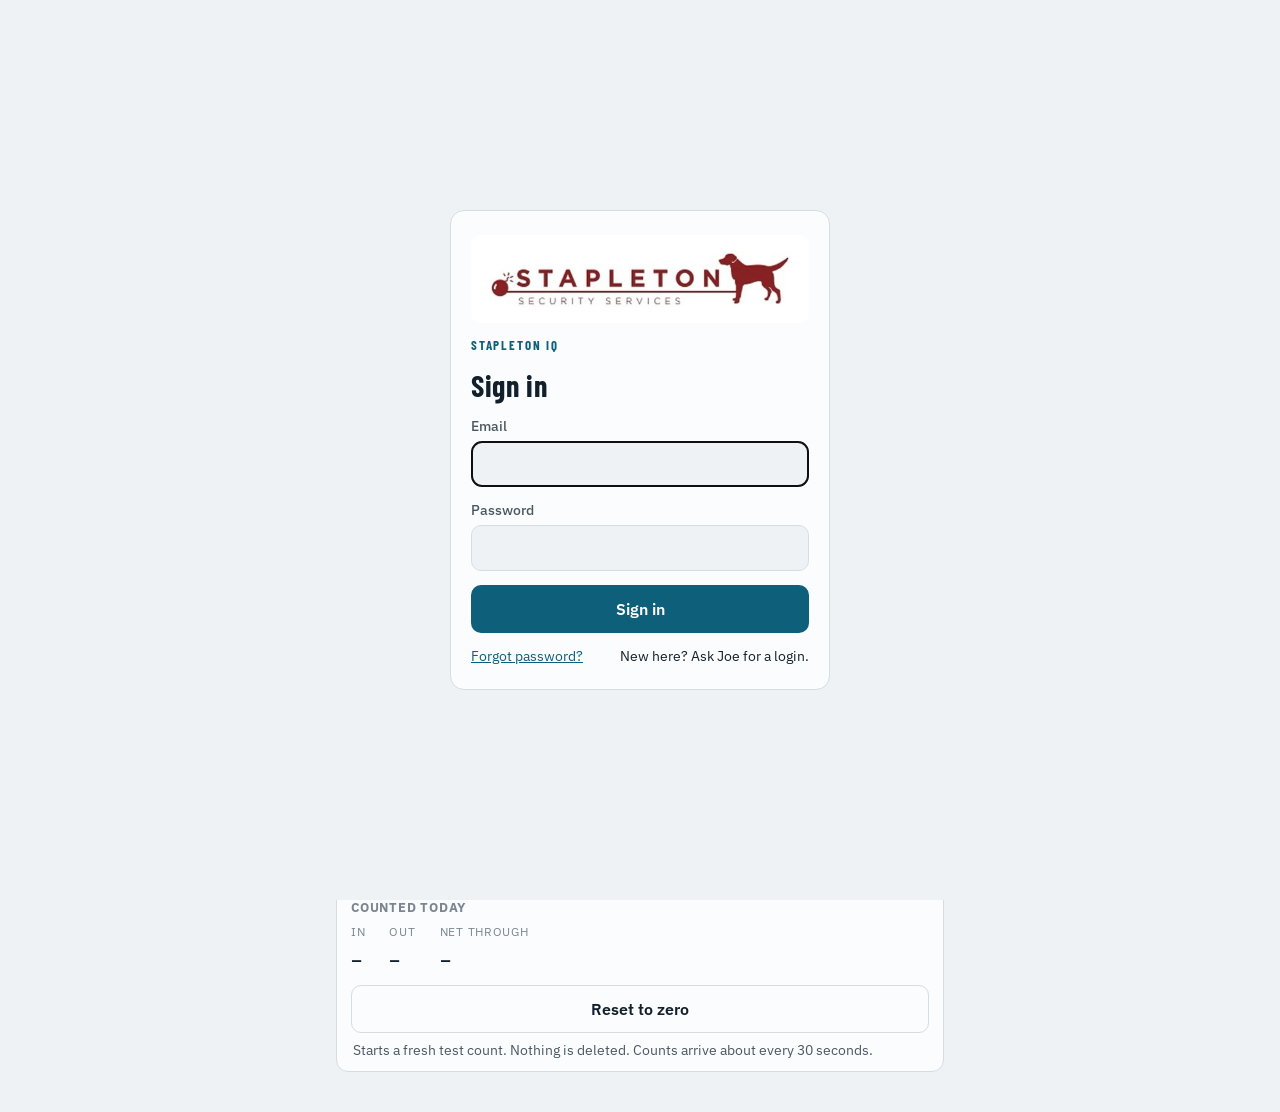
<file: setup.html>
<!doctype html>
<html lang="en">
<head>
<meta charset="utf-8">
<meta name="viewport" content="width=device-width, initial-scale=1, viewport-fit=cover">
<title>IQ Units</title>
<meta name="description" content="Set up a Stapleton IQ counting unit: camera photo and counting lines.">
<meta name="theme-color" content="#0d5f7a">
<link rel="manifest" href="/manifest.webmanifest">
<link rel="icon" href="/icons/icon-192.png">
<link rel="apple-touch-icon" href="/icons/apple-touch-icon.png">
<meta name="apple-mobile-web-app-capable" content="yes">
<meta name="mobile-web-app-capable" content="yes">
<meta name="apple-mobile-web-app-title" content="Stapleton IQ">
<link rel="stylesheet" href="/css/common.css">
<link rel="preconnect" href="https://fonts.googleapis.com">
<link rel="stylesheet" href="https://fonts.googleapis.com/css2?family=Barlow+Condensed:wght@600;700&family=IBM+Plex+Sans:wght@400;500;600&display=swap">
<style>
:root {
  --bg: #eef2f4; --panel: #fbfcfd; --ink: #12202b; --ink-2: #4a5864; --ink-3: #7a8792;
  --line: #d5dde3; --accent: #0d5f7a; --accent-ink: #ffffff;
  --both: #e5322d; --in: #22b35a; --out: #f39a00;
  --good: #1f7a3e; --warn: #a96500; --bad: #b3261e;
  --f-display: "Barlow Condensed", "Arial Narrow", Arial, sans-serif;
  --f-body: "IBM Plex Sans", system-ui, -apple-system, "Segoe UI", sans-serif;
}
@media (prefers-color-scheme: dark) {
  :root:not([data-theme="light"]) {
    --bg: #0e161d; --panel: #15202a; --ink: #e9eef2; --ink-2: #aebbc6; --ink-3: #7f8e9a;
    --line: #273642; --accent: #5fb4d3; --accent-ink: #08141b; --good: #5cc283; --warn: #e6a640; --bad: #f08a80;
  }
}
:root[data-theme="dark"] {
  --bg: #0e161d; --panel: #15202a; --ink: #e9eef2; --ink-2: #aebbc6; --ink-3: #7f8e9a;
  --line: #273642; --accent: #5fb4d3; --accent-ink: #08141b; --good: #5cc283; --warn: #e6a640; --bad: #f08a80;
}
* { box-sizing: border-box; }
body { margin: 0; background: var(--bg); color: var(--ink); font-family: var(--f-body); font-size: 16px; }
main { max-width: 640px; margin: 0 auto; padding: 16px 16px 40px; }
header { display: flex; align-items: center; justify-content: space-between; gap: 12px; margin-bottom: 12px; }
h1 { font-family: var(--f-display); font-size: 28px; margin: 0; letter-spacing: .02em; }
select { font: inherit; padding: 6px 8px; border-radius: 8px; border: 1px solid var(--line); background: var(--panel); color: var(--ink); }
.status { display: flex; flex-wrap: wrap; gap: 8px 16px; font-size: 14px; color: var(--ink-2); margin-bottom: 12px; }
.dot { display: inline-block; width: 9px; height: 9px; border-radius: 50%; margin-right: 6px; background: var(--ink-3); vertical-align: 1px; }
.dot.on { background: var(--good); } .dot.off { background: var(--bad); }
.ulist { display: grid; gap: 8px; margin-top: 10px; }
.ucard { display: flex; align-items: center; gap: 12px; width: 100%; text-align: left; background: var(--panel); border: 1px solid var(--line); border-radius: 10px; padding: 10px 12px; color: var(--ink); font: inherit; cursor: pointer; }
.ucard[aria-current="true"] { border-color: var(--accent); box-shadow: inset 0 0 0 1px var(--accent); }
.ucard b { min-width: 56px; font-size: 17px; }
.ucard > span:last-child { flex: 1; font-size: 14px; color: var(--ink-2); line-height: 1.35; }
.ucard .dot { flex: none; margin: 0; }
.ucard small { display: block; color: var(--ink-3); font-size: 12px; }
.sech { font-size: 13px; text-transform: uppercase; letter-spacing: .06em; color: var(--ink-3); margin: 0; }
.frame { position: relative; background: #000; border-radius: 12px; overflow: hidden; aspect-ratio: 16 / 9; touch-action: none; user-select: none; -webkit-user-select: none; }
.frame img[hidden] { display: none; }
.empty[hidden] { display: none; }
.frame img { display: block; width: 100%; height: 100%; object-fit: fill; pointer-events: none; }
.empty { position: absolute; inset: 0; display: grid; place-items: center; color: #c9d3da; text-align: center; padding: 16px; font-size: 15px; }
.frame svg { position: absolute; inset: 0; width: 100%; height: 100%; pointer-events: none; overflow: visible; }
.handle { position: absolute; width: 34px; height: 34px; margin: -17px 0 0 -17px; border-radius: 50%; border: 3px solid #fff;
  box-shadow: 0 1px 5px rgba(0,0,0,.5); cursor: grab; touch-action: none; }
.handle::after { content: ""; position: absolute; inset: -12px; border-radius: 50%; } /* bigger touch target */
.label { position: absolute; transform: translate(-50%, -50%); padding: 3px 8px; border-radius: 6px; font-size: 13px; font-weight: 700;
  color: #fff; white-space: nowrap; pointer-events: none; box-shadow: 0 1px 4px rgba(0,0,0,.4); }
.hint { font-size: 14px; color: var(--ink-2); margin: 10px 2px 14px; }
.row { display: flex; gap: 10px; flex-wrap: wrap; margin-bottom: 12px; }
button { font: inherit; font-weight: 600; border-radius: 10px; padding: 12px 16px; border: 1px solid var(--line); background: var(--panel); color: var(--ink); cursor: pointer; flex: 1 1 auto; min-height: 48px; }
button.primary { background: var(--accent); border-color: var(--accent); color: var(--accent-ink); }
button:disabled { opacity: .5; cursor: default; }
.panel { background: var(--panel); border: 1px solid var(--line); border-radius: 12px; padding: 12px 14px; margin-top: 12px; }
.panel h2 { font-size: 13px; text-transform: uppercase; letter-spacing: .06em; color: var(--ink-3); margin: 0 0 8px; }
.seg { display: flex; border: 1px solid var(--line); border-radius: 10px; overflow: hidden; }
.seg button { border: 0; border-radius: 0; flex: 1; background: transparent; }
.seg button[aria-pressed="true"] { background: var(--accent); color: var(--accent-ink); }
.panel .row { margin: 10px 0 0; }
.counts { display: flex; gap: 24px; font-family: var(--f-display); font-size: 30px; }
.counts small { display: block; font-family: var(--f-body); font-size: 12px; color: var(--ink-3); text-transform: uppercase; letter-spacing: .06em; }
#msg { min-height: 22px; font-size: 14px; margin: 4px 2px 10px; }
#msg.warn { color: var(--warn); } #msg.bad { color: var(--bad); } #msg.good { color: var(--good); }
</style>
</head>
<body>
<main>
  <h1 style="margin:0 0 4px">IQ Units</h1>
  <div class="ulist" id="ulist"></div>
  <header style="margin-top:16px">
    <h2 class="sech">Set up a unit</h2>
    <select id="unitSel" aria-label="Unit"><option>IQ-01</option></select>
  </header>
  <div class="status">
    <span><span class="dot" id="onDot"></span><span id="onTxt">Connecting…</span></span>
    <span id="photoTxt"></span>
  </div>

  <div class="frame" id="frame">
    <img id="snap" alt="Still photo from the unit's camera" hidden>
    <div class="empty" id="empty">No photo yet. Press “Take new photo”.</div>
    <svg id="svg" viewBox="0 0 1600 900" preserveAspectRatio="none" aria-hidden="true"></svg>
    <div id="overlay"></div>
  </div>
  <p class="hint" id="hint">Drag the dots at each end of a line. Put lines across the walkway, where everyone has to pass.</p>

  <div id="msg" role="status"></div>
  <div class="row">
    <button id="photoBtn">Take new photo</button>
    <button id="saveBtn" class="primary" disabled>Save lines</button>
  </div>

  <div class="panel">
    <h2>Counting lines</h2>
    <div class="seg" role="group" aria-label="Line setup">
      <button id="modeOne" aria-pressed="true">One line, both ways</button>
      <button id="modeTwo" aria-pressed="false">Separate in &amp; out</button>
    </div>
    <label style="display:flex;margin-top:12px;font-size:15px;gap:10px;align-items:center">
      <input type="checkbox" id="zoneChk" style="width:22px;height:22px">
      Ignore zone: a grey box where nobody is counted (e.g. a guard's post). Drag its corners.
    </label>
    <label id="backWrap" style="display:none;margin-top:12px;font-size:15px;gap:10px;align-items:center">
      <input type="checkbox" id="backChk" style="width:22px;height:22px">
      Entrance also counts people walking back (for detectors, so a re-pass isn't counted twice)
    </label>
    <div class="row">
      <button id="flipBtn">Swap “in” side ⇅</button>
      <button id="resetBtn">Reset lines</button>
    </div>
  </div>

  <div class="panel">
    <h2 id="countTitle">Counted today</h2>
    <div class="counts"><div><small>In</small><span id="inN">–</span></div><div><small>Out</small><span id="outN">–</span></div><div><small>Net through</small><span id="netN">–</span></div></div>
    <div class="row"><button id="zeroBtn">Reset to zero</button></div>
    <p class="hint" style="margin:8px 2px 0">Starts a fresh test count. Nothing is deleted. Counts arrive about every 30 seconds.</p>
  </div>
</main>

<script src="/js/supabase.js"></script>
<script src="/js/app.js"></script>
<script>
(() => {
  const $ = (id) => document.getElementById(id);
  const COLORS = { both: "#e5322d", in: "#22b35a", out: "#f39a00" };
  const ONE = () => [{ p: [0.05, 0.5, 0.95, 0.5], dir: 1, count: "both" }];
  const TWO = () => [{ p: [0.05, 0.4, 0.95, 0.4], dir: 1, count: "in" }, { p: [0.05, 0.65, 0.95, 0.65], dir: 1, count: "out" }];
  let ready = false, state = null, unit = "IQ-01";
  let lines = ONE(), zones = [], dirty = false, busy = false, drag = null;
  try { unit = localStorage.getItem("iq-unit") || unit; } catch {}
  const fromUrl = (location.pathname.match(/^\/u\/([A-Za-z0-9_-]{1,40})\/?$/) || [])[1] || new URLSearchParams(location.search).get("unit");
  if (fromUrl) unit = fromUrl.toUpperCase();

  const safeLabel = (s) => String(s).replace(/[^A-Za-z0-9_-]/g, "").slice(0, 40);
  const clamp = (v) => Math.min(1, Math.max(0, v));
  const ago = (t) => {
    if (!t) return "";
    const s = Math.max(0, Math.round((Date.now() - new Date(t).getTime()) / 1000));
    if (s < 60) return s + " s ago"; if (s < 3600) return Math.round(s / 60) + " min ago";
    if (s < 86400) return Math.round(s / 3600) + " h ago"; return new Date(t).toLocaleDateString();
  };
  function say(text, kind) { const m = $("msg"); m.textContent = text || ""; m.className = kind || ""; }

  /* ---------- database (signed-in user, checked by the database) ---------- */
  function call(action) {
    const l = safeLabel(unit);
    if (action === "save_lines") {
      const clean = lines.map((x) => ({ p: x.p.map((v) => Math.round(clamp(v) * 1000) / 1000), dir: x.dir > 0 ? 1 : -1, count: ["both", "in", "out"].includes(x.count) ? x.count : "both" }));
      const cleanZones = zones.map((z) => z.map((v) => Math.round(clamp(v) * 1000) / 1000));
      return IQ.rpc("web_unit_lines", { p_label: l, p_action: "save_all", p_lines: { lines: clean, zones: cleanZones } });
    }
    const a = ["request_snapshot", "reset_counts"].includes(action) ? action : "get";
    return IQ.rpc("web_unit_lines", { p_label: l, p_action: a, p_lines: null });
  }
  const explain = IQ.explain;

  /* ---------- drawing ---------- */
  function drawLines() {
    const svg = $("svg"), ov = $("overlay");
    svg.replaceChildren(); ov.replaceChildren();
    lines.forEach((ln, i) => {
      const [x1, y1, x2, y2] = ln.p, col = lines.length > 1 ? (i === 0 ? COLORS.in : COLORS.out) : (COLORS[ln.count] || COLORS.both);
      const L = document.createElementNS("http://www.w3.org/2000/svg", "line");
      L.setAttribute("x1", x1 * 1600); L.setAttribute("y1", y1 * 900); L.setAttribute("x2", x2 * 1600); L.setAttribute("y2", y2 * 900);
      L.setAttribute("stroke", col); L.setAttribute("stroke-width", "5"); L.setAttribute("vector-effect", "non-scaling-stroke");
      L.setAttribute("stroke-linecap", "round");
      svg.appendChild(L);
      // "in" side: right of p1->p2 (in screen coords) when dir = 1
      const dx = (x2 - x1) * 16, dy = (y2 - y1) * 9, len = Math.hypot(dx, dy) || 1;
      let nx = -dy / len, ny = dx / len; if (ln.dir < 0) { nx = -nx; ny = -ny; }
      const mx = (x1 + x2) / 2, my = (y1 + y2) / 2, off = 0.09;
      const arrow = (ang) => ["→", "↘", "↓", "↙", "←", "↖", "↑", "↗"][Math.round(((ang * 180 / Math.PI) + 360) % 360 / 45) % 8];
      const lab = (txt, sx, sy) => {
        const d = document.createElement("div"); d.className = "label"; d.style.background = col;
        d.style.left = clamp(mx + sx * off * 9 / 16) * 100 + "%"; d.style.top = clamp(my + sy * off) * 100 + "%";
        d.textContent = txt; ov.appendChild(d);
      };
      const inArrow = arrow(Math.atan2(ny, nx)), outArrow = arrow(Math.atan2(-ny, -nx));
      if (ln.count === "both") { lab("IN " + inArrow, nx, ny); lab("OUT " + outArrow, -nx, -ny); }
      else if (ln.count === "in") lab("IN " + inArrow, nx, ny);
      else lab("OUT " + outArrow, -nx, -ny);
      [0, 1].forEach((end) => {
        const h = document.createElement("div"); h.className = "handle"; h.style.background = col;
        h.style.left = ln.p[end * 2] * 100 + "%"; h.style.top = ln.p[end * 2 + 1] * 100 + "%";
        h.setAttribute("aria-label", `Line ${i + 1} end ${end + 1}`);
        h.addEventListener("pointerdown", (ev) => { ev.preventDefault(); drag = { i, end }; $("frame").setPointerCapture(ev.pointerId); });
        ov.appendChild(h);
      });
    });
    zones.forEach((z, k) => {
      const [x1, y1, x2, y2] = z;
      const R = document.createElementNS("http://www.w3.org/2000/svg", "rect");
      R.setAttribute("x", Math.min(x1, x2) * 1600); R.setAttribute("y", Math.min(y1, y2) * 900);
      R.setAttribute("width", Math.abs(x2 - x1) * 1600); R.setAttribute("height", Math.abs(y2 - y1) * 900);
      R.setAttribute("fill", "rgba(120,130,140,.35)"); R.setAttribute("stroke", "#ffffff");
      R.setAttribute("stroke-width", "3"); R.setAttribute("stroke-dasharray", "10 6"); R.setAttribute("vector-effect", "non-scaling-stroke");
      svg.appendChild(R);
      const t = document.createElement("div"); t.className = "label"; t.style.background = "#5b6670";
      t.style.left = ((x1 + x2) / 2) * 100 + "%"; t.style.top = ((y1 + y2) / 2) * 100 + "%";
      t.textContent = "IGNORE"; ov.appendChild(t);
      [0, 1].forEach((end) => {
        const h = document.createElement("div"); h.className = "handle"; h.style.background = "#5b6670";
        h.style.borderRadius = "6px";
        h.style.left = z[end * 2] * 100 + "%"; h.style.top = z[end * 2 + 1] * 100 + "%";
        h.setAttribute("aria-label", `Ignore zone corner ${end + 1}`);
        h.addEventListener("pointerdown", (ev) => { ev.preventDefault(); drag = { zone: k, end }; $("frame").setPointerCapture(ev.pointerId); });
        ov.appendChild(h);
      });
    });
    $("zoneChk").checked = zones.length > 0;
    const two = lines.length > 1;
    $("backWrap").style.display = two ? "flex" : "none";
    $("backChk").checked = two && lines[0].count === "both";
    $("modeOne").setAttribute("aria-pressed", String(!two));
    $("modeTwo").setAttribute("aria-pressed", String(two));
    $("hint").textContent = two
      ? "Green line counts people coming IN, orange counts people going OUT. Anyone crossing a line the wrong way is ignored. Drag the dots to move the ends."
      : "Drag the dots at each end of the red line. Put it across the walkway, where everyone has to pass.";
    $("saveBtn").disabled = !dirty || busy || !ready;
  }

  function render() {
    if (!state) return;
    $("onDot").className = "dot " + (state.online ? "on" : "off");
    $("onTxt").textContent = state.online ? "Unit online" : "Unit offline" + (state.last_seen_at ? " (seen " + ago(state.last_seen_at) + ")" : "");
    $("photoTxt").textContent = state.snapshot_taken_at ? "Photo " + ago(state.snapshot_taken_at) : "";
    if (state.snapshot) { $("snap").src = "data:image/jpeg;base64," + state.snapshot; $("snap").hidden = false; $("empty").hidden = true; }
    if (!dirty && Array.isArray(state.lines) && state.lines.length) lines = state.lines.map((l) => ({ p: l.p.map(Number), dir: Number(l.dir), count: l.count }));
    if (!dirty && Array.isArray(state.zones)) zones = state.zones.map((z) => z.map(Number));
    $("inN").textContent = Number(state.today_in || 0).toLocaleString();
    $("outN").textContent = Number(state.today_out || 0).toLocaleString();
    $("netN").textContent = Math.max(0, Number(state.today_in || 0) - Number(state.today_out || 0)).toLocaleString();
    $("countTitle").textContent = state.count_from
      ? "Counted since " + new Date(state.count_from).toLocaleTimeString([], { hour: "numeric", minute: "2-digit" })
      : "Counted today";
    drawLines();
  }

  async function refresh() {
    if (!ready) return false;
    try { state = await call("get"); render(); return true; }
    catch (e) { say(explain(e), "bad"); return false; }
  }

  async function takePhoto() {
    if (busy || !ready) return;
    busy = true; $("photoBtn").disabled = true; drawLines();
    try {
      const r = await call("request_snapshot");
      const asked = new Date(r.snapshot_requested_at).getTime();
      say(r.online ? "Asking the unit for a photo… (up to 30 s)" : "The unit looks offline. It will send the photo when it's back.", r.online ? "" : "warn");
      const deadline = Date.now() + 90000;
      while (Date.now() < deadline) {
        await new Promise((ok) => setTimeout(ok, 4000));
        const s = await call("get");
        if (s.snapshot_taken_at && new Date(s.snapshot_taken_at).getTime() >= asked - 1000) { state = s; render(); say("New photo in.", "good"); return; }
      }
      say("No photo yet. Check the unit is on and counting, then try again.", "warn");
    } catch (e) { say(explain(e), "bad"); }
    finally { busy = false; $("photoBtn").disabled = false; drawLines(); }
  }

  async function save() {
    if (busy || !ready) return;
    busy = true; drawLines();
    try {
      state = await call("save_lines"); dirty = false; render();
      say("Saved. Waiting for the unit to pick it up (about 15 s)…");
      const want = state.version, deadline = Date.now() + 60000;
      while (Date.now() < deadline) {
        await new Promise((ok) => setTimeout(ok, 4000));
        const s = await call("get"); state = s; render();
        if (s.applied_version >= want) { say("Done. The unit is counting with these lines.", "good"); return; }
      }
      say("Saved. The unit will switch as soon as it's online.", "warn");
    } catch (e) { say(explain(e), "bad"); }
    finally { busy = false; drawLines(); }
  }

  /* ---------- interactions ---------- */
  const frame = $("frame");
  frame.addEventListener("pointermove", (ev) => {
    if (!drag) return;
    const r = frame.getBoundingClientRect();
    const pts = drag.zone !== undefined ? zones[drag.zone] : lines[drag.i].p;
    pts[drag.end * 2] = clamp((ev.clientX - r.left) / r.width);
    pts[drag.end * 2 + 1] = clamp((ev.clientY - r.top) / r.height);
    dirty = true; say(""); drawLines();
  });
  const end = () => { drag = null; };
  frame.addEventListener("pointerup", end); frame.addEventListener("pointercancel", end);

  const change = (fn) => { fn(); dirty = true; say(""); drawLines(); };
  $("modeOne").addEventListener("click", () => { if (lines.length > 1) change(() => { const d = lines[0].dir; lines = ONE(); lines[0].dir = d; }); });
  $("modeTwo").addEventListener("click", () => { if (lines.length === 1) change(() => { const d = lines[0].dir; lines = TWO(); lines.forEach((l) => (l.dir = d)); }); });
  $("zoneChk").addEventListener("change", (e) => change(() => { zones = e.target.checked ? [[0.05, 0.1, 0.25, 0.45]] : []; }));
  $("backChk").addEventListener("change", (e) => change(() => { if (lines.length > 1) lines[0].count = e.target.checked ? "both" : "in"; }));
  $("flipBtn").addEventListener("click", () => change(() => lines.forEach((l) => (l.dir = -l.dir))));
  $("resetBtn").addEventListener("click", () => change(() => { lines = lines.length > 1 ? TWO() : ONE(); }));
  $("zeroBtn").addEventListener("click", async () => {
    if (busy || !ready) return;
    busy = true; $("zeroBtn").disabled = true;
    try {
      const s = await call("reset_counts");
      if (!s.snapshot && state) s.snapshot = state.snapshot;
      state = s; render(); say("Counts reset to zero. Walk the line and watch them go up.", "good");
    } catch (e) { say(explain(e), "bad"); }
    finally { busy = false; $("zeroBtn").disabled = false; drawLines(); }
  });
  $("photoBtn").addEventListener("click", takePhoto);
  $("saveBtn").addEventListener("click", save);
  $("unitSel").addEventListener("change", (e) => {
    unit = e.target.value; dirty = false;
    document.querySelectorAll(".ucard").forEach((c) => c.setAttribute("aria-current", String(c.querySelector("b").textContent === unit)));
    try { localStorage.setItem("iq-unit", unit); } catch {}
    history.replaceState(null, "", "/u/" + encodeURIComponent(unit));
    $("snap").hidden = true; $("empty").hidden = false; refresh();
  });

  // All units at a glance: online dot + the event and checkpoint each one is counting for right now.
  async function loadStatus() {
    let list;
    try { list = await IQ.rpc("web_units_status"); } catch { return; }
    $("ulist").replaceChildren(...list.map((u) => {
      const b = document.createElement("button"); b.type = "button"; b.className = "ucard";
      b.setAttribute("aria-current", String(u.label === unit));
      const where = u.event ? u.event + (u.checkpoint ? " · " + u.checkpoint : "") : "Not assigned to an event";
      const seen = u.online ? "Online" : u.last_seen_at ? "Offline · seen " + ago(u.last_seen_at) : "Offline · never seen";
      b.innerHTML = '<span class="dot ' + (u.online ? "on" : "off") + '"></span><b></b><span><span data-w></span><small data-s></small></span>';
      b.querySelector("b").textContent = u.label;
      b.querySelector("[data-w]").textContent = where;
      b.querySelector("[data-s]").textContent = seen;
      b.addEventListener("click", () => { if (u.label === unit) return; $("unitSel").value = u.label; $("unitSel").dispatchEvent(new Event("change")); });
      return b;
    }));
  }

  async function loadUnits() {
    try {
      const list = await IQ.rpc("web_units");
      if (Array.isArray(list) && list.length) {
        if (!list.includes(unit)) { say("Unit " + unit + " isn't registered. Showing " + list[0] + ".", "warn"); unit = list[0]; }
        $("unitSel").replaceChildren(...list.map((l) => { const o = document.createElement("option"); o.textContent = l; o.selected = l === unit; return o; }));
      }
    } catch {}
  }

  drawLines();
  const bar = IQ.topbar("setup");
  (async () => {
    try { await IQ.requireLogin({ staff: true, bar }); } catch { return; }
    ready = true;
    try { localStorage.setItem("iq-unit", unit); } catch {}
    await loadUnits();
    loadStatus();
    setInterval(() => { if (!document.hidden) loadStatus(); }, 30000);
    if (await refresh()) { if (!state.snapshot) say("Press “Take new photo” to see what the camera sees."); }
    setInterval(() => { if (!busy && !drag && !dirty && !document.hidden) refresh(); }, 15000);
  })();
})();
</script>
</body>
</html>
</file>
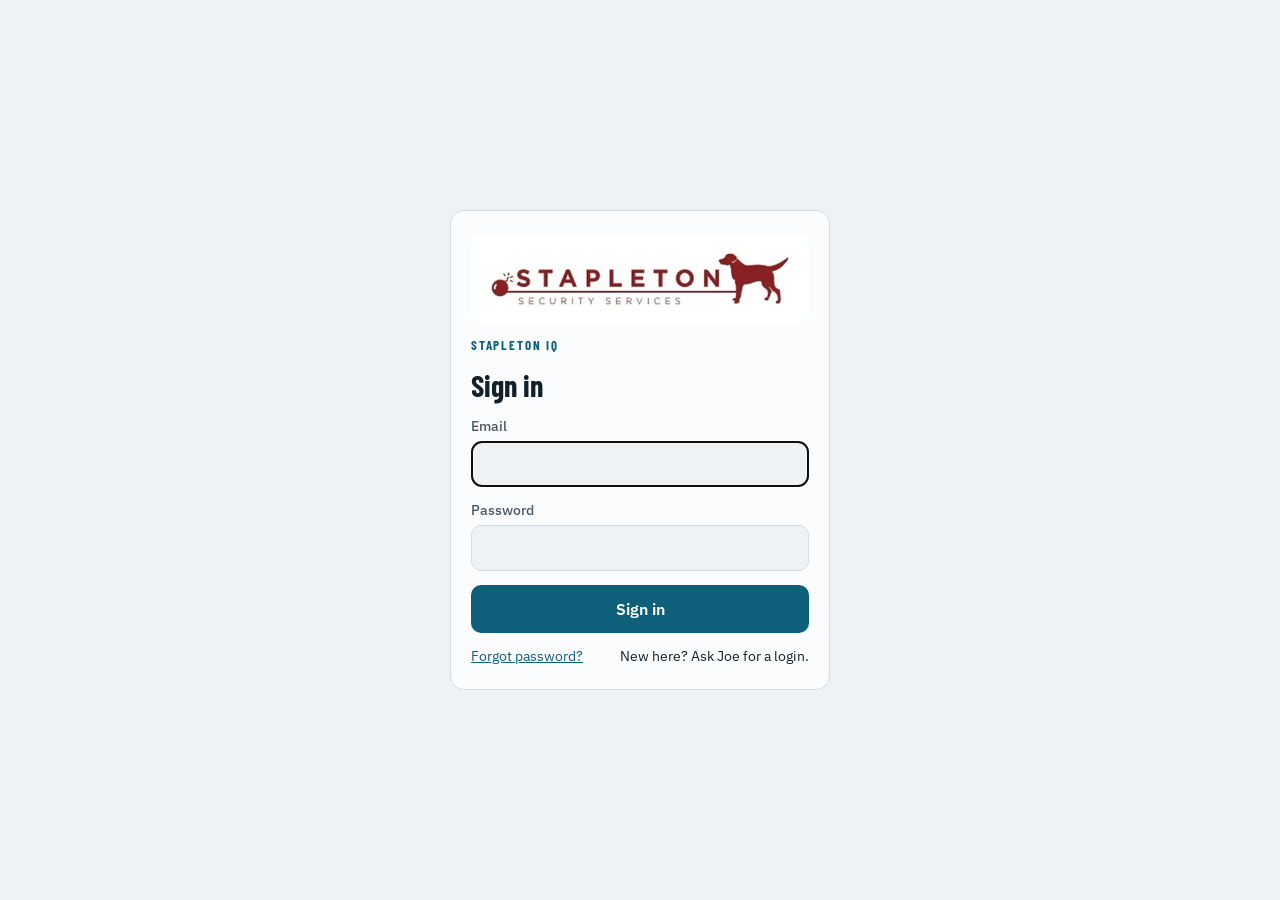
<file: stickers.html>
<!doctype html>
<html lang="en">
<head>
<meta charset="utf-8">
<meta name="viewport" content="width=device-width, initial-scale=1, viewport-fit=cover">
<title>IQ QR Stickers</title>
<meta name="description" content="Printable QR stickers that open each unit's setup page.">
<meta name="theme-color" content="#0d5f7a">
<link rel="manifest" href="/manifest.webmanifest">
<link rel="icon" href="/icons/icon-192.png">
<link rel="stylesheet" href="/css/common.css">
<link rel="preconnect" href="https://fonts.googleapis.com">
<link rel="stylesheet" href="https://fonts.googleapis.com/css2?family=Barlow+Condensed:wght@600;700&family=IBM+Plex+Sans:wght@400;500;600&display=swap">
<style>
* { box-sizing: border-box; }
main { max-width: 900px; margin: 0 auto; padding: 20px 16px 40px; }
h1 { font-family: var(--f-display); font-size: 30px; margin: 0 0 4px; }
p { color: var(--ink-2); }
.sheet { display: grid; grid-template-columns: repeat(auto-fill, minmax(200px, 1fr)); gap: 16px; margin-top: 16px; }
.sticker { background: #fff; color: #12202b; border: 1px dashed #b9c4cc; border-radius: 10px; padding: 14px; display: grid; justify-items: center; gap: 6px; break-inside: avoid; }
.sticker svg { width: 100%; max-width: 190px; height: auto; }
.sticker b { font-family: var(--f-display); font-size: 28px; letter-spacing: .04em; }
.sticker small { font-size: 11px; color: #4a5864; text-align: center; }
button.print { font: inherit; font-weight: 600; border-radius: 10px; padding: 10px 16px; border: 0; background: var(--accent); color: var(--accent-ink); cursor: pointer; }
@media print {
  .iq-bar, .noprint { display: none !important; }
  body { background: #fff; }
  main { padding: 0; max-width: none; }
  .sheet { grid-template-columns: repeat(3, 1fr); }
}
</style>
</head>
<body>
<main>
  <div class="noprint">
    <h1>QR stickers</h1>
    <p>One sticker per unit. Scanning it opens that unit's setup page straight away (after signing in once on the phone).</p>
    <button class="print" type="button" onclick="print()">Print</button>
  </div>
  <div class="sheet" id="sheet"></div>
</main>
<script src="/js/supabase.js"></script>
<script src="/js/qrcode.js"></script>
<script src="/js/app.js"></script>
<script>
(async () => {
  const bar = IQ.topbar("stickers");
  try { await IQ.requireLogin({ staff: true, bar }); } catch { return; }
  let units = [];
  try { units = await IQ.rpc("web_units"); } catch (e) { document.getElementById("sheet").textContent = IQ.explain(e); return; }
  document.getElementById("sheet").replaceChildren(...units.map((u) => {
    const url = location.origin + "/u/" + encodeURIComponent(u);
    const qr = qrcode(0, "M"); qr.addData(url); qr.make();
    const d = document.createElement("div"); d.className = "sticker";
    d.innerHTML = qr.createSvgTag({ cellSize: 6, margin: 2, scalable: true }) + "<b></b><small></small>";
    d.querySelector("b").textContent = u;
    d.querySelector("small").textContent = "Scan to set up · " + location.host;
    return d;
  }));
})();
</script>
</body>
</html>
</file>
<file: css/common.css>
/* Shared look: colours, fonts, top bar and login screen. */
:root {
  --bg: #eef2f4; --panel: #fbfcfd; --ink: #12202b; --ink-2: #4a5864; --ink-3: #7a8792;
  --line: #d5dde3; --accent: #0d5f7a; --accent-ink: #ffffff;
  --good: #1f7a3e; --warn: #a96500; --bad: #b3261e;
  --f-display: "Barlow Condensed", "Arial Narrow", Arial, sans-serif;
  --f-body: "IBM Plex Sans", system-ui, -apple-system, "Segoe UI", sans-serif;
  color-scheme: light;
}
@media (prefers-color-scheme: dark) {
  :root:not([data-theme="light"]) {
    --bg: #0e161d; --panel: #15202a; --ink: #e9eef2; --ink-2: #aebbc6; --ink-3: #7f8e9a;
    --line: #273642; --accent: #5fb4d3; --accent-ink: #08141b; --good: #5cc283; --warn: #e6a640; --bad: #f08a80;
    color-scheme: dark;
  }
}
:root[data-theme="dark"] {
  --bg: #0e161d; --panel: #15202a; --ink: #e9eef2; --ink-2: #aebbc6; --ink-3: #7f8e9a;
  --line: #273642; --accent: #5fb4d3; --accent-ink: #08141b; --good: #5cc283; --warn: #e6a640; --bad: #f08a80;
  color-scheme: dark;
}
html { -webkit-text-size-adjust: 100%; }
body { margin: 0; background: var(--bg); color: var(--ink); font-family: var(--f-body); }

.iq-bar {
  display: flex; align-items: center; gap: 12px; flex-wrap: wrap;
  padding: calc(8px + env(safe-area-inset-top, 0px)) max(16px, env(safe-area-inset-right, 0px)) 8px max(16px, env(safe-area-inset-left, 0px));
  border-bottom: 1px solid var(--line); background: var(--panel); font-size: 14px;
}
.iq-brand { font-family: var(--f-display); font-weight: 700; letter-spacing: .12em; text-transform: uppercase; color: var(--accent); text-decoration: none; font-size: 15px; }
.iq-links { display: flex; flex-wrap: wrap; gap: 4px; flex: 1; }
.iq-links a { color: var(--ink-2); text-decoration: none; padding: 6px 10px; border-radius: 6px; }
.iq-links a[aria-current="page"] { background: var(--bg); color: var(--ink); font-weight: 600; }
.iq-links a[hidden] { display: none; }
.iq-out { font: inherit; font-size: 13px; background: transparent; border: 1px solid var(--line); color: var(--ink-2); border-radius: 6px; padding: 5px 10px; cursor: pointer; min-height: 0; flex: none; font-weight: 500; }

.iq-login { position: fixed; inset: 0; z-index: 50; background: var(--bg); display: grid; place-items: center; padding: 16px; overflow: auto; }
.iq-card { width: 100%; max-width: 380px; background: var(--panel); border: 1px solid var(--line); border-radius: 14px; padding: 24px 20px; display: grid; gap: 14px; }
.iq-card h1 { font-family: var(--f-display); font-size: 30px; margin: 0; }
.iq-card p { margin: 0; color: var(--ink-2); line-height: 1.5; }
.iq-logo { display: block; width: 100%; height: auto; box-sizing: border-box; background: #fff; padding: 16px 18px; border-radius: 10px; }
.iq-mark { font-family: var(--f-display); font-weight: 700; letter-spacing: .14em; text-transform: uppercase; font-size: 13px; color: var(--accent); }
.iq-card label { display: grid; gap: 6px; font-size: 14px; color: var(--ink-2); font-weight: 500; }
.iq-card input { font: inherit; font-size: 16px; padding: 12px; border-radius: 10px; border: 1px solid var(--line); background: var(--bg); color: var(--ink); }
.iq-primary { font: inherit; font-weight: 600; border-radius: 10px; padding: 12px 16px; min-height: 48px; border: 0; background: var(--accent); color: var(--accent-ink); cursor: pointer; }
.iq-primary:disabled { opacity: .6; }
.iq-alt { display: flex; justify-content: space-between; gap: 12px; font-size: 14px; }
.iq-alt a { color: var(--accent); }
.iq-msg { min-height: 0; font-size: 14px; }
.iq-msg:empty { display: none; }
.iq-msg.bad { color: var(--bad); } .iq-msg.good { color: var(--good); }
</file>
<file: css/gear.css>
/* Equipment sign-out pages: scan page, equipment list, printable sheet. */
* { box-sizing: border-box; }
body { font-size: 16px; }
main { max-width: 640px; margin: 0 auto; padding: 16px 16px 48px; }
h1 { font-family: var(--f-display); font-size: 32px; margin: 0; letter-spacing: .02em; }
h2 { font-size: 13px; text-transform: uppercase; letter-spacing: .06em; color: var(--ink-3); margin: 0 0 8px; }
.sub { color: var(--ink-2); margin: 2px 0 0; font-size: 15px; }
.panel { background: var(--panel); border: 1px solid var(--line); border-radius: 12px; padding: 14px; margin-top: 14px; }
.banner { border-radius: 12px; padding: 14px; margin-top: 14px; font-size: 16px; line-height: 1.4; border: 1px solid var(--line); background: var(--panel); }
.banner b { font-family: var(--f-display); font-size: 24px; display: block; letter-spacing: .02em; }
.banner.in { border-left: 6px solid var(--good); }
.banner.out { border-left: 6px solid var(--warn); }
.banner.dmg { border-left: 6px solid var(--bad); }
button, .btn { font: inherit; font-weight: 600; border-radius: 10px; padding: 12px 16px; border: 1px solid var(--line); background: var(--panel); color: var(--ink); cursor: pointer; min-height: 48px; text-decoration: none; display: inline-flex; align-items: center; justify-content: center; }
button.primary, .btn.primary { background: var(--accent); border-color: var(--accent); color: var(--accent-ink); }
button.big { width: 100%; font-size: 19px; min-height: 58px; }
button:disabled { opacity: .5; cursor: default; }
label.f { display: grid; gap: 6px; font-size: 14px; color: var(--ink-2); font-weight: 500; margin-top: 12px; }
input[type=text], textarea, select { font: inherit; font-size: 16px; padding: 11px 12px; border-radius: 10px; border: 1px solid var(--line); background: var(--bg); color: var(--ink); width: 100%; }
textarea { min-height: 70px; resize: vertical; }
.who { display: flex; flex-wrap: wrap; gap: 6px 18px; font-size: 14px; color: var(--ink-2); margin-top: 12px; }
.who b { color: var(--ink); }
.items { display: grid; gap: 8px; margin-top: 10px; }
.item { border: 1px solid var(--line); border-radius: 10px; padding: 10px 12px; background: var(--bg); }
.item.off { opacity: .55; }
.item .top { display: flex; align-items: center; gap: 12px; }
.item input[type=checkbox] { width: 24px; height: 24px; flex: none; accent-color: var(--accent); }
.item .name { flex: 1; font-weight: 600; }
.item .name small { display: block; font-weight: 400; color: var(--ink-3); font-size: 13px; }
.seg { display: inline-flex; border: 1px solid var(--line); border-radius: 9px; overflow: hidden; flex: none; }
.seg button { border: 0; border-radius: 0; min-height: 38px; padding: 6px 12px; font-size: 14px; background: transparent; }
.seg button[aria-pressed="true"].ok { background: var(--good); color: #fff; }
.seg button[aria-pressed="true"].dmg { background: var(--bad); color: #fff; }
.dmgbox { display: grid; gap: 8px; margin-top: 10px; }
.dmgbox[hidden] { display: none; }
.photo { display: flex; align-items: center; gap: 10px; font-size: 14px; color: var(--ink-2); }
.photo img { width: 64px; height: 64px; object-fit: cover; border-radius: 8px; }
.photo label { font-weight: 600; color: var(--accent); cursor: pointer; }
.photo input { display: none; }
.msg { margin-top: 12px; font-size: 15px; }
.msg:empty { display: none; }
.msg.bad { color: var(--bad); } .msg.good { color: var(--good); }
.hist { list-style: none; padding: 0; margin: 0; display: grid; gap: 0; }
.hist li { padding: 10px 0; border-top: 1px solid var(--line); font-size: 14px; color: var(--ink-2); line-height: 1.4; }
.hist li:first-child { border-top: 0; }
.hist b { color: var(--ink); }
.tag { display: inline-block; font-size: 12px; font-weight: 600; padding: 2px 8px; border-radius: 99px; text-transform: uppercase; letter-spacing: .04em; vertical-align: 1px; }
.tag.out { background: color-mix(in srgb, var(--warn) 18%, transparent); color: var(--warn); }
.tag.back, .tag.in { background: color-mix(in srgb, var(--good) 18%, transparent); color: var(--good); }
.tag.dmg { background: color-mix(in srgb, var(--bad) 18%, transparent); color: var(--bad); }
a.link { color: var(--accent); }
.links { display: flex; flex-wrap: wrap; gap: 8px 16px; margin-top: 14px; font-size: 15px; }
.thumb { margin-top: 6px; max-width: 220px; border-radius: 8px; display: block; }
[hidden] { display: none !important; }
/* Date boxes: one per row so phones (iPhone date boxes are wide) never overlap */
.two { display: grid; grid-template-columns: 1fr; gap: 0; }
.two label, .two input { min-width: 0; }
input[type=date] { -webkit-appearance: none; appearance: none; display: block; box-sizing: border-box; max-width: 100%; text-align: left; }
input[type=date]::-webkit-date-and-time-value { text-align: left; }
input[type=date], input[type=number] { font: inherit; font-size: 16px; padding: 10px 12px; border-radius: 10px; border: 1px solid var(--line); background: var(--bg); color: var(--ink); width: 100%; min-height: 46px; }
input:disabled { opacity: .7; }
.stepper { display: flex; gap: 8px; align-items: stretch; max-width: 220px; }
.stepper input { text-align: center; font-weight: 600; font-size: 20px; }
.stepper button { min-width: 52px; font-size: 22px; padding: 0; }
/* Tick boxes that are easy to see in light and dark mode */
.item input[type=checkbox] { appearance: none; -webkit-appearance: none; margin: 0; border: 2px solid var(--ink-3); border-radius: 6px; background: transparent; display: grid; place-items: center; cursor: pointer; }
.item input[type=checkbox]:checked { background: var(--accent); border-color: var(--accent); }
.item input[type=checkbox]:checked::after { content: ""; width: 6px; height: 12px; border: solid var(--accent-ink); border-width: 0 3px 3px 0; transform: translateY(-1px) rotate(45deg); }
.item input[type=checkbox]:disabled { opacity: .5; cursor: default; }
.flbl { font-size: 14px; color: var(--ink-2); font-weight: 500; }
.extras { display: flex; flex-wrap: wrap; gap: 8px; margin-top: 6px; }
.chip { display: inline-flex; align-items: center; gap: 10px; padding: 10px 14px; border: 1px solid var(--line); border-radius: 10px; background: var(--bg); color: var(--ink); font-weight: 600; cursor: pointer; min-height: 46px; }
.chip input[type=checkbox] { appearance: none; -webkit-appearance: none; margin: 0; width: 22px; height: 22px; border: 2px solid var(--ink-3); border-radius: 6px; display: grid; place-items: center; flex: none; }
.chip input[type=checkbox]:checked { background: var(--accent); border-color: var(--accent); }
.chip input[type=checkbox]:checked::after { content: ""; width: 6px; height: 11px; border: solid var(--accent-ink); border-width: 0 3px 3px 0; transform: translateY(-1px) rotate(45deg); }
.chip:has(input:checked) { border-color: var(--accent); }
.xrow { display: flex; align-items: center; gap: 12px; padding: 8px 8px 8px 14px; border: 1px solid var(--line); border-radius: 10px; background: var(--bg); width: 100%; }
.xrow.on { border-color: var(--accent); }
.xname { flex: 1; font-weight: 600; }
.qty { display: inline-flex; align-items: center; gap: 6px; }
.qty button { min-width: 44px; min-height: 40px; padding: 0; font-size: 20px; }
.qty b { min-width: 26px; text-align: center; font-size: 18px; }
.extras:has(.xrow) { flex-direction: column; }
/* SOP pop-up */
dialog.sop { border: 1px solid var(--line); border-radius: 14px; background: var(--panel); color: var(--ink); padding: 0; width: min(560px, calc(100vw - 24px)); max-height: calc(100dvh - 24px); }
dialog.sop::backdrop { background: rgba(0, 0, 0, .55); }
dialog.sop form { display: flex; flex-direction: column; max-height: calc(100dvh - 26px); }
dialog.sop h3 { font-family: var(--f-display); font-size: 26px; margin: 0; padding: 16px 16px 4px; letter-spacing: .02em; }
dialog.sop .draft { margin: 0 16px 4px; color: var(--warn); font-size: 14px; font-weight: 600; }
dialog.sop .sopbody { overflow-y: auto; padding: 0 16px; font-size: 16px; line-height: 1.45; }
dialog.sop h4 { font-size: 13px; text-transform: uppercase; letter-spacing: .06em; color: var(--ink-3); margin: 14px 0 4px; }
dialog.sop ol { margin: 0; padding-left: 22px; display: grid; gap: 6px; }
dialog.sop .ack { display: flex; align-items: center; gap: 12px; padding: 14px 16px 0; font-weight: 600; cursor: pointer; }
dialog.sop .ack input { appearance: none; -webkit-appearance: none; margin: 0; width: 24px; height: 24px; flex: none; border: 2px solid var(--ink-3); border-radius: 6px; display: grid; place-items: center; }
dialog.sop .ack input:checked { background: var(--accent); border-color: var(--accent); }
dialog.sop .ack input:checked::after { content: ""; width: 6px; height: 12px; border: solid var(--accent-ink); border-width: 0 3px 3px 0; transform: translateY(-1px) rotate(45deg); }
dialog.sop .sopbtns { display: flex; gap: 10px; padding: 14px 16px 16px; }
dialog.sop .sopbtns button { flex: 1; }
</file>
